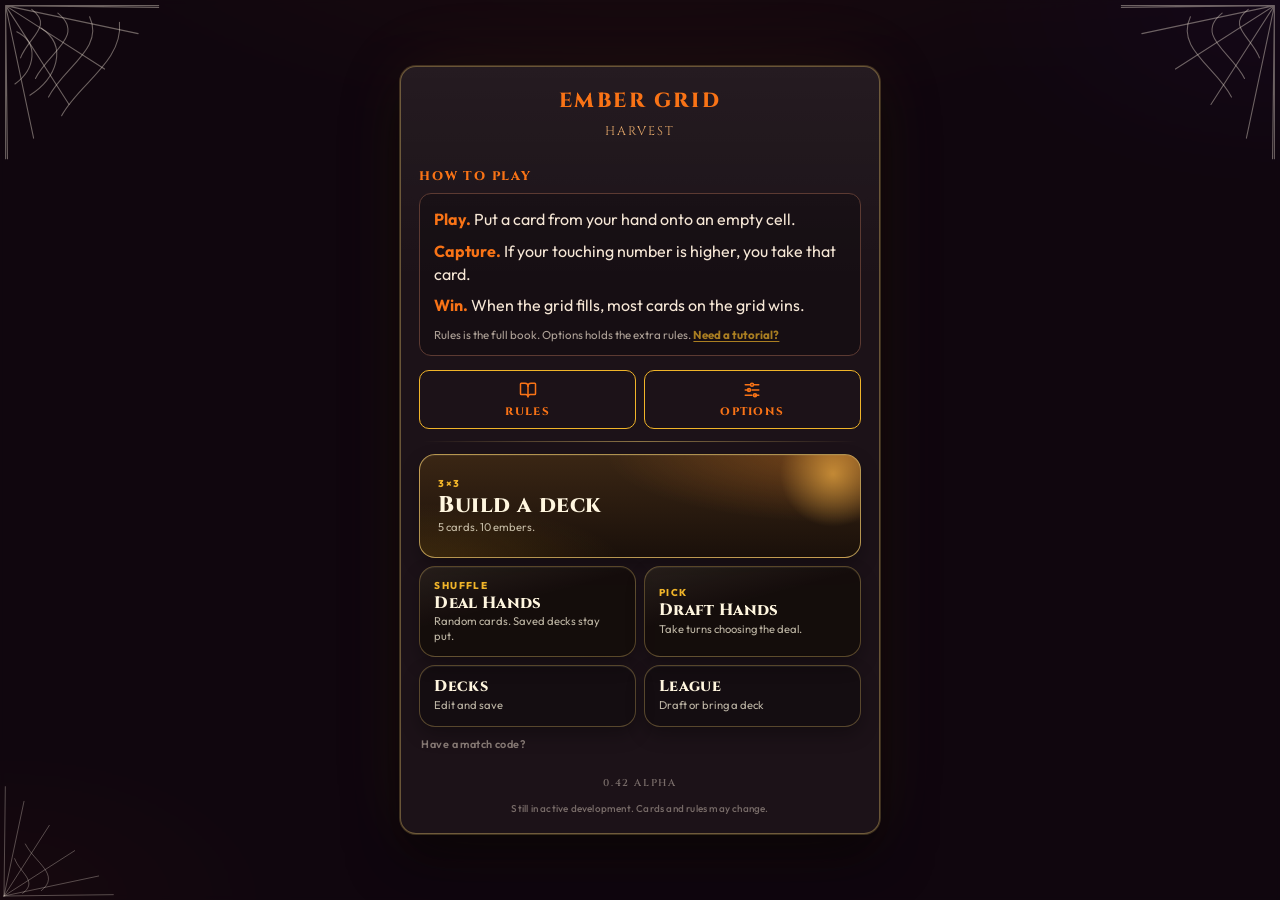
<file: index.html>
<!DOCTYPE html>
<html lang="en">

<head>
    <meta charset="UTF-8">
    <meta name="viewport" content="width=device-width, initial-scale=1.0, maximum-scale=1.0, user-scalable=no">
    <title>Ember Grid</title>
    <!-- Bump this on every PR. CSS and JS load as ?v=BUILD, so phones fetch the new files. Saved games stay in localStorage. -->
    <meta name="ember-build" content="0.42">
    <link rel="preconnect" href="https://fonts.googleapis.com">
    <link rel="preconnect" href="https://fonts.gstatic.com" crossorigin>
    <link href="https://fonts.googleapis.com/css2?family=Cinzel:wght@600;800&family=Outfit:wght@400;500;600;700;800&display=swap" rel="stylesheet">
    <script>
        (function () {
            var build = document.querySelector('meta[name="ember-build"]').content;
            document.write('<link rel="stylesheet" href="css/table.css?v=' + encodeURIComponent(build) + '">');
        })();
    </script>
</head>

<!-- Holiday theme. Remove class season-harvest, and the cobwebs block below, to restore the ember table. -->
<body class="season-harvest">
    <div class="cobwebs" aria-hidden="true">
        <svg class="cobweb cobweb-tl" viewBox="0 0 180 180" fill="none" stroke="currentColor" stroke-linecap="round">
            <path d="M6 6 L170 8 M6 6 L148 36 M6 6 L112 74 M6 6 L74 112 M6 6 L36 148 M6 6 L8 170 M6 6 L170 6 M6 6 L6 170"/>
            <path d="M34 10 C58 28 30 40 22 62 M62 14 C92 38 52 56 38 84 M96 18 C112 52 68 72 52 104 M128 24 C132 66 84 90 66 124"/>
            <path d="M18 34 C42 46 38 74 16 90 M44 30 C74 50 60 84 32 102"/>
        </svg>
        <svg class="cobweb cobweb-tr" viewBox="0 0 180 180" fill="none" stroke="currentColor" stroke-linecap="round">
            <path d="M6 6 L170 8 M6 6 L148 36 M6 6 L112 74 M6 6 L74 112 M6 6 L36 148 M6 6 L8 170 M6 6 L170 6 M6 6 L6 170"/>
            <path d="M34 10 C58 28 30 40 22 62 M62 14 C92 38 52 56 38 84 M96 18 C112 52 68 72 52 104"/>
        </svg>
        <svg class="cobweb cobweb-bl" viewBox="0 0 180 180" fill="none" stroke="currentColor" stroke-linecap="round">
            <path d="M6 6 L170 8 M6 6 L148 36 M6 6 L112 74 M6 6 L74 112 M6 6 L36 148 M6 6 L8 170"/>
            <path d="M34 10 C58 28 30 40 22 62 M62 14 C92 38 52 56 38 84"/>
        </svg>
    </div>
    <!-- Lucide-style SVG icons (ISC license, https://lucide.dev) -->
    <svg class="icon-sprite" aria-hidden="true" focusable="false">
        <symbol id="i-stats" viewBox="0 0 24 24" fill="none" stroke="currentColor" stroke-width="2" stroke-linecap="round" stroke-linejoin="round"><path d="M18 20V10"/><path d="M12 20V4"/><path d="M6 20v-6"/></symbol>
        <symbol id="i-book" viewBox="0 0 24 24" fill="none" stroke="currentColor" stroke-width="2" stroke-linecap="round" stroke-linejoin="round"><path d="M12 7v14"/><path d="M3 18a1 1 0 0 1-1-1V4a1 1 0 0 1 1-1h5a4 4 0 0 1 4 4 4 4 0 0 1 4-4h5a1 1 0 0 1 1 1v13a1 1 0 0 1-1 1h-6a3 3 0 0 0-3 3 3 3 0 0 0-3-3z"/></symbol>
        <symbol id="i-library" viewBox="0 0 24 24" fill="none" stroke="currentColor" stroke-width="2" stroke-linecap="round" stroke-linejoin="round"><path d="m16 6 4 14"/><path d="M12 6v14"/><path d="M8 8v12"/><path d="M4 4v16"/></symbol>
        <symbol id="i-sliders" viewBox="0 0 24 24" fill="none" stroke="currentColor" stroke-width="2" stroke-linecap="round" stroke-linejoin="round"><path d="M10 5H3"/><path d="M21 5h-7"/><path d="M21 12h-9"/><path d="M8 12H3"/><path d="M21 19h-5"/><path d="M12 19H3"/><circle cx="12" cy="5" r="2"/><circle cx="8" cy="12" r="2"/><circle cx="16" cy="19" r="2"/></symbol>
        <symbol id="i-volume" viewBox="0 0 24 24" fill="none" stroke="currentColor" stroke-width="2" stroke-linecap="round" stroke-linejoin="round"><path d="M11 4.702a.705.705 0 0 0-1.203-.498L6.413 7.587A1.4 1.4 0 0 1 5.416 8H3a1 1 0 0 0-1 1v6a1 1 0 0 0 1 1h2.416a1.4 1.4 0 0 1 .997.413l3.383 3.384A.705.705 0 0 0 11 19.298z"/><path d="M16 9a5 5 0 0 1 0 6"/><path d="M19.364 18.364a9 9 0 0 0 0-12.728"/></symbol>
        <symbol id="i-volume-off" viewBox="0 0 24 24" fill="none" stroke="currentColor" stroke-width="2" stroke-linecap="round" stroke-linejoin="round"><path d="M11 4.702a.705.705 0 0 0-1.203-.498L6.413 7.587A1.4 1.4 0 0 1 5.416 8H3a1 1 0 0 0-1 1v6a1 1 0 0 0 1 1h2.416a1.4 1.4 0 0 1 .997.413l3.383 3.384A.705.705 0 0 0 11 19.298z"/><line x1="22" x2="16" y1="9" y2="15"/><line x1="16" x2="22" y1="9" y2="15"/></symbol>
        <symbol id="i-house" viewBox="0 0 24 24" fill="none" stroke="currentColor" stroke-width="2" stroke-linecap="round" stroke-linejoin="round"><path d="M15 21v-8a1 1 0 0 0-1-1h-4a1 1 0 0 0-1 1v8"/><path d="M3 10a2 2 0 0 1 .709-1.528l7-6a2 2 0 0 1 2.582 0l7 6A2 2 0 0 1 21 10v9a2 2 0 0 1-2 2H5a2 2 0 0 1-2-2z"/></symbol>
    </svg>

    <div class="embers" aria-hidden="true"><span></span><span></span><span></span><span></span><span></span><span></span><span></span><span></span><span></span><span></span><span></span><span></span><span></span><span></span><span></span><span></span></div>

    <div class="container">
        <div class="match-chrome">
            <header>
                <h1>EMBER GRID</h1>
                <div class="nav-group">
                    <button type="button" class="menu-btn" onclick="showStatsModal()" title="Stats" aria-label="Stats">
                        <svg class="ui-icon" aria-hidden="true"><use href="#i-stats"></use></svg>
                    </button>
                    <button type="button" class="menu-btn" onclick="showRulesModal()" title="Rules" aria-label="Rules">
                        <svg class="ui-icon" aria-hidden="true"><use href="#i-book"></use></svg>
                    </button>
                    <button type="button" class="menu-btn" id="audio-toggle-btn" onclick="toggleAudio()" title="Mute audio" aria-label="Mute audio">
                        <svg class="ui-icon icon-audio-on" aria-hidden="true"><use href="#i-volume"></use></svg>
                        <svg class="ui-icon icon-audio-off" aria-hidden="true"><use href="#i-volume-off"></use></svg>
                    </button>
                    <button type="button" class="menu-btn" onclick="showModeMenu()" title="Main Menu" aria-label="Main Menu">
                        <svg class="ui-icon" aria-hidden="true"><use href="#i-house"></use></svg>
                    </button>
                </div>
            </header>

            <div class="score-board">
                <div class="score-pill score-blue" id="score-blue">Blue: -</div>
                <div class="turn-indicator" id="turn-indicator">BATTLE</div>
                <div class="score-pill score-red" id="score-red">Red: -</div>
            </div>
        </div>

        <div class="battlefield">
            <div id="top-area"></div>
            <div class="board-stage" id="board-stage">
                <div class="grid" id="board-grid"></div>
            </div>
            <div id="bottom-area"></div>
        </div>

        <div class="status-msg" id="status-msg">Harvest is in the deck. Each player is dealt a hand of five.</div>
        <button type="button" class="battle-log-link" id="battle-log-link" onclick="showBattleLogModal()">Battle log</button>
    </div>

    <div id="board-fx" class="board-fx" aria-hidden="true"></div>
    <div id="turn-banner" class="turn-banner" aria-live="polite"></div>
    <div id="coach-spotlight" class="coach-spotlight hidden"></div>
    <div id="coach-card" class="coach-card hidden">
        <p id="coach-kicker" class="coach-kicker" hidden></p>
        <p id="coach-text"></p>
        <div class="coach-actions">
            <button type="button" class="coach-next" id="coach-open-log" hidden onclick="showBattleLogModal()">Open battle log</button>
            <button type="button" class="coach-next" id="coach-next" hidden onclick="tutorialContinue()">Continue</button>
            <button type="button" class="coach-skip" id="coach-skip" onclick="skipCoach()">Skip lesson</button>
        </div>
    </div>

    <!-- Floating Card Tooltip -->
    <div id="card-tooltip" class="card-tooltip"></div>

    <!-- Main Menu Modal -->
    <div id="main-menu-modal" class="modal modal-ember">
        <div class="embers" aria-hidden="true"><span></span><span></span><span></span><span></span><span></span><span></span><span></span><span></span><span></span><span></span><span></span><span></span><span></span><span></span><span></span><span></span></div>
        <div class="modal-content">
            <h2 class="modal-title">Ember Grid</h2>
            <p class="brand-tag">Harvest</p>

            <div class="menu-section-title">How to Play</div>
            <div class="rules-compact">
                <ul class="how-to-play">
                    <li><strong>Play.</strong> Put a card from your hand onto an empty cell.</li>
                    <li><strong>Capture.</strong> If your touching number is higher, you take that card.</li>
                    <li><strong>Win.</strong> <span id="victory-compact">When the grid fills, most cards on the grid wins.</span></li>
                </ul>
                <p class="how-to-play-hint">Rules is the full book. Options holds the extra rules. <button type="button" class="menu-text-link" onclick="openTutorial()">Need a tutorial?</button></p>
            </div>

            <nav class="menu-links">
                <button type="button" class="btn btn-alt" onclick="showRulesModal()">
                    <svg class="ui-icon" aria-hidden="true"><use href="#i-book"></use></svg>
                    Rules
                </button>
                <button type="button" class="btn btn-alt" onclick="showOptionsModal()">
                    <svg class="ui-icon" aria-hidden="true"><use href="#i-sliders"></use></svg>
                    Options
                </button>
            </nav>
            <div class="menu-rule" aria-hidden="true"></div>
            <div class="play-board">
                <button type="button" class="play-tile play-tile-lead" id="menu-play-deck" onclick="playMenuDeck()">
                    <span class="play-glow" aria-hidden="true"></span>
                    <span class="play-kicker" id="menu-play-kicker">3×3</span>
                    <span class="play-title" id="menu-play-title">Build a deck</span>
                    <span class="play-caption" id="menu-play-caption">Five cards. Ten embers.</span>
                </button>
                <div class="play-pair">
                    <button type="button" class="play-tile" onclick="startGame('random')">
                        <span class="play-kicker">Shuffle</span>
                        <span class="play-title">Deal Hands</span>
                        <span class="play-caption">Random cards. Saved decks stay put.</span>
                    </button>
                    <button type="button" class="play-tile" onclick="startGame('draft')">
                        <span class="play-kicker">Pick</span>
                        <span class="play-title">Draft Hands</span>
                        <span class="play-caption">Take turns choosing the deal.</span>
                    </button>
                </div>
                <div class="play-pair">
                    <button type="button" class="play-tile play-tile-quiet" onclick="openDeckPicker()">
                        <span class="play-title">Decks</span>
                        <span class="play-caption">Edit and save</span>
                    </button>
                    <button type="button" class="play-tile play-tile-quiet" id="league-menu-btn" onclick="openLeague()">
                        <span class="play-title" id="league-menu-label">League</span>
                        <span class="play-caption" id="league-menu-caption">Draft or bring a deck</span>
                    </button>
                </div>
            </div>
            <details class="match-code-box" id="match-code-box">
                <summary>Have a match code?</summary>
                <form onsubmit="submitMatchCode(event)">
                    <input id="match-code-input" type="text" inputmode="text" autocomplete="off" autocapitalize="off" spellcheck="false" placeholder="Paste code or link" aria-label="Match code">
                    <button type="submit" class="btn btn-alt">Play</button>
                </form>
                <p id="match-code-error" class="match-code-error" hidden></p>
            </details>
            <div class="menu-foot">
                <!-- Label comes from ember-build. Still pre-1.0, so this stays Alpha until 1.0 ships. -->
                <button type="button" class="build-stamp" onclick="showChangelogModal()" title="Changelog">0.42 Alpha</button>
                <script>
                    (function () {
                        var build = document.querySelector('meta[name="ember-build"]').content;
                        document.currentScript.previousElementSibling.textContent = build + " Alpha";
                    })();
                </script>
                <p class="dev-note">Still in active development. Cards and rules may change.</p>
            </div>
        </div>
    </div>

    <!-- Rules Modal -->
    <div id="expanded-rules-modal" class="modal modal-ember hidden" onclick="onModalBackdrop(event, closeRulesModal)">
        <div class="embers" aria-hidden="true"><span></span><span></span><span></span><span></span><span></span><span></span><span></span><span></span><span></span><span></span><span></span><span></span><span></span><span></span><span></span><span></span></div>
        <div class="modal-content" onclick="event.stopPropagation()">
            <button type="button" class="modal-close" onclick="closeRulesModal()" aria-label="Close rules"><svg class="ui-icon" aria-hidden="true" focusable="false" viewBox="0 0 24 24"><path d="M18 6 6 18"/><path d="m6 6 12 12"/></svg></button>
            <h2 class="modal-title">Rules</h2>

            <div class="menu-section-title" style="margin-top: 8px;">How to Play</div>
            <div class="expanded-rules-list">
                <div class="rule-detail-item">
                    <strong>Your turn:</strong> Play one card from your hand onto an empty cell. Drag it, or tap the card then the cell.
                </div>
                <div class="rule-detail-item">
                    <strong>Capture:</strong> Compare the touching sides. On a square grid that is top, right, bottom, and left. On a honeycomb, each card also has an upper-right and upper-left number, and you compare whichever sides touch. Strictly higher takes the enemy card.
                </div>
                <div class="rule-detail-item">
                    <strong>Ties:</strong> If the touching numbers are equal, nothing happens. Equalizer still captures on a tie. In Classic Mode, you can turn on Ties capture in Options so equal numbers capture too. Ember Mode never uses that setting.
                </div>
                <div class="rule-detail-item">
                    <strong>Hand:</strong> You always hold five cards. On a bigger grid, you draw another card after you play so you stay at five.
                </div>
            </div>

            <div class="menu-section-title">How to Win</div>
            <div class="expanded-rules-list">
                <div class="rule-detail-item">
                    <strong>The grid:</strong> When every cell is filled, whoever owns more cards on the grid wins. Cards still in your hand do not count unless Leftover scores is on in Options.
                </div>
                <div class="rule-detail-item">
                    <strong>Stats:</strong> Numbers run from 1 to 10 (shown as A). Boosts cannot go above 10. Live numbers turn gold when they go up and red when they go down.
                </div>
            </div>

            <div class="menu-section-title">The Table</div>
            <div class="expanded-rules-list">
                <div class="rule-detail-item">
                    <strong>Grid:</strong> The usual grid is 3×3, five cards each. In Options you can play 4×4 (eight dealt), 5×5 (thirteen dealt), or a Honeycomb of nineteen cells (ten dealt). You still start with five in hand. Decks use that same deal size. League always uses 3×3.
                </div>
                <div class="rule-detail-item">
                    <strong>The deck:</strong> 85 cards in seventeen tribes. The Base Set is 70. Harvest adds 15, for Halloween and Thanksgiving. Every Ember card has an ability. Classic Mode turns abilities off.
                </div>
            </div>

            <div class="menu-section-title">Game Modes</div>
            <div class="expanded-rules-list">
                <div class="rule-detail-item">
                    <strong>Deal Hands:</strong> Shuffle the Base Set and Harvest, then deal cards for the grid size in Options.
                </div>
                <div class="rule-detail-item">
                    <strong>Draft Hands:</strong> Take turns picking cards, back and forth, until both sides have a full deal. Five each on 3×3, eight each on 4×4, thirteen each on 5×5, ten each on Honeycomb.
                </div>
                <div class="rule-detail-item">
                    <strong>Decks:</strong> Build a deck for the grid in Options and save up to ten per grid. 3×3 is five cards, 4×4 is eight, 5×5 is thirteen, and Honeycomb is ten. Each card costs embers. In a tribe the weakest card is free, then 1, 2, 3, and 4. A whole tribe is 10 embers, so it fits on 3×3. A finished deck plays from the menu. Decks is where you edit the list. The menu on that screen can copy a deck code for a friend, or paste one in to load it. The computer brings a random deck under the same cap. Deal Hands is still a shuffle when you want a fast game.
                </div>
                <div class="rule-detail-item">
                    <strong>League:</strong> You plus Ash, Vesper, and Rook on 3×3. Draft twenty cards, five each, or bring a finished 3×3 deck. When you bring yours, Ash, Vesper, and Rook each bring a random deck. Then everyone plays everyone twice. Each meeting is best of three. Rankings use series wins, then game wins, then grid score. Leftover scores and Ember/Classic stay locked for the season.
                </div>
                <div class="rule-detail-item">
                    <strong>Ember / Classic:</strong> Ember Mode uses abilities. Classic Mode is numbers only. Set this in Options before you deal.
                </div>
            </div>

            <div class="menu-section-title">Abilities</div>
            <div class="expanded-rules-list">
                <div class="rule-detail-item"><strong>⚡ Buff:</strong> Adjacent allies +1 while this sits.</div>
                <div class="rule-detail-item"><strong>💀 Curse:</strong> On play, the strongest enemy -1, then this card captures.</div>
                <div class="rule-detail-item"><strong>💥 Blast:</strong> +2 to all stats on the play turn.</div>
                <div class="rule-detail-item"><strong>🦠 Poison:</strong> At the end of every turn, neighboring enemies -1, then this card can capture.</div>
                <div class="rule-detail-item"><strong>⚖️ Equalizer:</strong> Captures when touching stats match.</div>
                <div class="rule-detail-item"><strong>💢 Spite:</strong> When this is captured, the captor -1 to all stats.</div>
                <div class="rule-detail-item"><strong>🔇 Silence:</strong> Adjacent enemies lose their abilities. Two Silence next to each other cancel.</div>
                <div class="rule-detail-item"><strong>🔥 Cinder:</strong> On play, a random empty cell becomes Cindered (-1). The cell glows orange.</div>
                <div class="rule-detail-item"><strong>🔮 Bolt:</strong> On play, a random enemy -2, then this card captures.</div>
                <div class="rule-detail-item"><strong>❄️ Chill:</strong> Adjacent enemies -1 while this sits. Counts for captures.</div>
                <div class="rule-detail-item"><strong>🪞 Parasite:</strong> On play, copies an adjacent enemy's ability. If that ability fires on play, it fires before this card captures.</div>
                <div class="rule-detail-item"><strong>🌀 Siphon:</strong> On play, steals 1 from each adjacent enemy's touching number onto the opposite side of this card.</div>
                <div class="rule-detail-item"><strong>⏳ Pendulum:</strong> At the start of every turn, swaps top and bottom with left and right.</div>
                <div class="rule-detail-item"><strong>🌱 Symbiosis:</strong> +1 to all stats for each capture you have made. You see it in your hand, and it counts on the turn you play the card. After that fight, the card goes back to its printed numbers.</div>
                <div class="rule-detail-item"><strong>🥀 Wither:</strong> On play, a random card in the enemy hand loses 1 from all stats. It does not capture. You see which card only if Show Hands is on.</div>
                <div class="rule-detail-item"><strong>🦃 March:</strong> On play, swaps with the adjacent friendly card of highest printed power, then captures from that seat. The friend does not capture.</div>
                <div class="rule-detail-item"><strong>🎃 Notch:</strong> On play, the adjacent enemy with the highest touching stat loses 2 from that stat only, then this card captures.</div>
            </div>

            <button class="btn btn-alt btn-dismiss" onclick="closeRulesModal()">Close</button>
        </div>
    </div>

    <!-- Changelog Modal -->
    <div id="changelog-modal" class="modal modal-ember hidden" onclick="onModalBackdrop(event, closeChangelogModal)">
        <div class="embers" aria-hidden="true"><span></span><span></span><span></span><span></span><span></span><span></span><span></span><span></span><span></span><span></span><span></span><span></span><span></span><span></span><span></span><span></span></div>
        <div class="modal-content" onclick="event.stopPropagation()">
            <button type="button" class="modal-close" onclick="closeChangelogModal()" aria-label="Close changelog"><svg class="ui-icon" aria-hidden="true" focusable="false" viewBox="0 0 24 24"><path d="M18 6 6 18"/><path d="m6 6 12 12"/></svg></button>
            <h2 class="modal-title">Changelog</h2>
            <p class="set-blurb">Alpha stamps. Newest first. Tap the version on the menu anytime.</p>
            <div class="changelog-list">
                <section class="changelog-ver">
                    <h3>0.42 Alpha</h3>
                    <ul>
                        <li>The battle-page title is the words Ember Grid again. The holiday gradient stays inside the letters.</li>
                    </ul>
                </section>
                <section class="changelog-ver">
                    <h3>0.41 Alpha</h3>
                    <ul>
                        <li>Harvest, the first expansion. Fifteen cards, three tribes: Wither, March, and Notch. Names and faces are Halloween and Thanksgiving.</li>
                        <li>Wither lowers a random card in the enemy hand. March steps into a friendly neighbor's seat and captures from there. Notch cuts one touching number by 2, then captures.</li>
                        <li>The table wears a holiday coat: pumpkin and violet, plus cobwebs in the corners. Remove season-harvest from the page to bring the ember colors back.</li>
                        <li>A new build stamp loads fresh styles and scripts. Career stats, decks, and the league stay saved.</li>
                    </ul>
                </section>
                <section class="changelog-ver">
                    <h3>0.40 Alpha</h3>
                    <ul>
                        <li>The face on a card is the art. The emoji fills most of the card on the table, in your hand, in a draft, on the honeycomb, in the compendium, and in the deck builder.</li>
                    </ul>
                </section>
                <section class="changelog-ver">
                    <h3>0.39 Alpha</h3>
                    <ul>
                        <li>The deck builder on a phone fills the screen. Your deck sits in a tight grid (two rows of four on 4×4). The collection scrolls underneath, four cards across on a phone and five or six on a wider screen.</li>
                        <li>Deck slots page five at a time, up to ten lists. The menu adds a deck, deletes one, fills a random legal list, and copies or pastes a deck code.</li>
                        <li>Search cards by name. A full deck can swap: tap the card you want, then tap the deck card it replaces.</li>
                        <li>Collection cards each get their own slot. Mechanic, ember, and sort filters open from a Filter button so the list can use the screen.</li>
                    </ul>
                </section>
                <section class="changelog-ver">
                    <h3>0.38 Alpha</h3>
                    <ul>
                        <li>Symbiosis counts on the turn you play the card, then the card goes back to its printed numbers. Cards still in your hand keep growing.</li>
                        <li>Decks replace Tribe Decks. Build and save eight decks for each grid. Cards cost embers, and the weakest card in each tribe is free.</li>
                        <li>A tribe is the ability name. Buff, Curse, Blast, and the rest. The old flavor names are gone.</li>
                        <li>Every tribe costs the same: free, then 1, 2, 3, and 4. A whole tribe fits in a 3×3 deck.</li>
                        <li>The deck builder shows every mechanic as an icon. Pick more than one. Hover an icon to see its name. Sort by name, ember, or mechanic, then flip ascending or descending.</li>
                        <li>A deck code copies the current list so a friend can load the same cards. The deck window stays one size, and a click outside it leaves it open.</li>
                        <li>A finished deck plays from the menu in one tap. Deal Hands and Draft Hands stay their own games. The tutorial is a line under How to Play.</li>
                        <li>The deck builder saves and returns to the menu. Play stays on the menu tile.</li>
                        <li>League can open with a draft, or with a finished 3×3 deck. The other three seats bring random decks.</li>
                        <li>5×5 deck cards show the mechanic mark. On a phone the sort list stays a short pill.</li>
                    </ul>
                </section>
                <section class="changelog-ver">
                    <h3>0.37 Alpha</h3>
                    <ul>
                        <li>No rule changes. Styles, the card list, match rules, the AI, and the league now live in their own files.</li>
                    </ul>
                </section>
                <section class="changelog-ver">
                    <h3>0.36 Alpha</h3>
                    <ul>
                        <li>Tutorial on the menu is three replayable lessons. Each turn shows you which card to play and where.</li>
                        <li>Capture is the fight, ties, and the Battle log. On play is abilities that fire when you play a card. On the board is abilities that keep working.</li>
                        <li>Tutorial matches are not added to your record.</li>
                    </ul>
                </section>
                <section class="changelog-ver">
                    <h3>0.35 Alpha</h3>
                    <ul>
                        <li>Honeycomb stays in Options, with 3×3, 4×4, and 5×5. The title screen is just the menu again, centered.</li>
                        <li>The grid stays put when the other hand runs out.</li>
                        <li>Viewing the final board shows Battle log once.</li>
                        <li>Honeycomb draft cards fit inside the draft window.</li>
                    </ul>
                </section>
                <section class="changelog-ver">
                    <h3>0.34 Alpha</h3>
                    <ul>
                        <li>Honeycomb in Options. Nineteen cells. Ten dealt, open five, draw after you play. League and Tribe Decks stay 3×3.</li>
                        <li>Each card gains an upper-left and upper-right number, so every side of a hex has a facing. Square grids still use the original four.</li>
                        <li>Base Set is 70 cards in fourteen tribes. Poison can capture after it lowers neighbors. Grove grows with captures. The Tide card is Clock.</li>
                    </ul>
                </section>
                <section class="changelog-ver">
                    <h3>0.33 Alpha</h3>
                    <ul>
                        <li>4×4 and 5×5 in Options. League and Tribe Decks stay 3×3.</li>
                        <li>Hands stay five. Bigger deals start with five in hand and draw after each play. 3×3 still deals five with no draw.</li>
                        <li>A drawn card flies into the hand so the refill is obvious.</li>
                        <li>Selected hand cards on 4×4 and 5×5 sit above the grid so the top number stays readable.</li>
                        <li>Replay / New Hands on the final grid stay centered on the bigger tables.</li>
                        <li>Menu How to Play is three steps with no numbers. Rules is grouped: How to Play, How to Win, The Table, Game Modes, and Abilities.</li>
                        <li>4×4 and 5×5 card faces on desktop use larger glyphs so the art matches the bigger cells. Phone layout is unchanged.</li>
                        <li>The 5×5 draft pool stays inside the window. Ability rules keep the mechanic icon and description.</li>
                    </ul>
                </section>
                <section class="changelog-ver">
                    <h3>0.32 Alpha</h3>
                    <ul>
                        <li>Classic Mode can turn on Ties capture, off by default.</li>
                        <li>Ember Mode never uses Ties capture, so Equalizer stays the only tie capture.</li>
                    </ul>
                </section>
                <section class="changelog-ver">
                    <h3>0.31 Alpha</h3>
                    <ul>
                        <li>Each ability has a short table effect when it actually lands.</li>
                        <li>Haptics in Options, off by default. Short pulses on play, ability hits, and captures.</li>
                    </ul>
                </section>
                <section class="changelog-ver">
                    <h3>0.30 Alpha</h3>
                    <ul>
                        <li>Ember League is a six-week double round-robin. Each meeting is best of three.</li>
                    </ul>
                </section>
                <section class="changelog-ver">
                    <h3>0.29 Alpha</h3>
                    <ul>
                        <li>Ember League: you plus Ash, Vesper, and Rook. Snake-draft twenty, then a season on 3×3.</li>
                    </ul>
                </section>
                <section class="changelog-ver">
                    <h3>0.28 Alpha</h3>
                    <ul>
                        <li>Leftover-off by default. Most cards on the board wins.</li>
                        <li>Leftover scores lives in Options if you want the unplayed card to count.</li>
                    </ul>
                </section>
                <section class="changelog-ver">
                    <h3>0.27 Alpha</h3>
                    <ul>
                        <li>Battle log window. Captures still flash on the cards.</li>
                        <li>Facing pass: Paladin, Celestial, and Dragon retuned.</li>
                    </ul>
                </section>
                <section class="changelog-ver">
                    <h3>0.26 Alpha</h3>
                    <ul>
                        <li>Hush vs Hush cancel. Two Silence cards next to each other no longer strip the rest of the board.</li>
                    </ul>
                </section>
                <section class="changelog-ver">
                    <h3>0.25 Alpha</h3>
                    <ul>
                        <li>Live numbers tint gold when they sit above the printed face and red when they sit below.</li>
                    </ul>
                </section>
                <section class="changelog-ver">
                    <h3>0.24 Alpha</h3>
                    <ul>
                        <li>Share stays on the final-board bar with Replay and New Hands.</li>
                    </ul>
                </section>
                <section class="changelog-ver">
                    <h3>0.23 Alpha</h3>
                    <ul>
                        <li>Public roadmap for what ships next.</li>
                    </ul>
                </section>
                <section class="changelog-ver">
                    <h3>0.22 Alpha</h3>
                    <ul>
                        <li>Match Over is a compact card so the result does not wrap under the close control.</li>
                    </ul>
                </section>
                <section class="changelog-ver">
                    <h3>0.21 Alpha</h3>
                    <ul>
                        <li>Slimmer Share on Match Over. Copy the code; no native share sheet.</li>
                    </ul>
                </section>
                <section class="changelog-ver">
                    <h3>0.20 Alpha</h3>
                    <ul>
                        <li>Share a match code or link so someone else can play the same deal.</li>
                    </ul>
                </section>
                <section class="changelog-ver">
                    <h3>0.19 Alpha</h3>
                    <ul>
                        <li>Fix the ghost close button that lingered after a window faded out on phones.</li>
                    </ul>
                </section>
                <section class="changelog-ver">
                    <h3>0.18 Alpha</h3>
                    <ul>
                        <li>Toolbar SVG icons, modal motion, and ember particles on the mobile menu.</li>
                    </ul>
                </section>
                <section class="changelog-ver">
                    <h3>0.17 Alpha</h3>
                    <ul>
                        <li>Ability names on cards in play. Windows card faces no longer go missing.</li>
                    </ul>
                </section>
                <section class="changelog-ver">
                    <h3>0.16 Alpha</h3>
                    <ul>
                        <li>Ignore the leftover tap that used to land on Match Over.</li>
                    </ul>
                </section>
                <section class="changelog-ver">
                    <h3>0.15 Alpha</h3>
                    <ul>
                        <li>Poison now only hurts neighboring enemies.</li>
                    </ul>
                </section>
                <section class="changelog-ver">
                    <h3>0.14 Alpha</h3>
                    <ul>
                        <li>Bolt restored. Cinder stays a five-card tribe.</li>
                    </ul>
                </section>
                <section class="changelog-ver">
                    <h3>0.13 Alpha</h3>
                    <ul>
                        <li>Tribe Decks: pick a tribe for you and the opponent, or leave either one random.</li>
                        <li>Tap a played card to pin its ability tip on mobile.</li>
                    </ul>
                </section>
                <section class="changelog-ver">
                    <h3>0.12 Alpha</h3>
                    <ul>
                        <li>Alpha build stamp on the main menu. Pre-1.0, so the number moves on every PR.</li>
                    </ul>
                </section>
            </div>
            <button class="btn btn-alt btn-dismiss" onclick="closeChangelogModal()">Close</button>
        </div>
    </div>

    <!-- Compendium Modal -->
    <div id="compendium-modal" class="modal modal-ember hidden" onclick="onModalBackdrop(event, closeCompendiumModal)">
        <div class="embers" aria-hidden="true"><span></span><span></span><span></span><span></span><span></span><span></span><span></span><span></span><span></span><span></span><span></span><span></span><span></span><span></span><span></span><span></span></div>
        <div class="modal-content" onclick="event.stopPropagation()">
            <button type="button" class="modal-close" onclick="closeCompendiumModal()" aria-label="Close compendium"><svg class="ui-icon" aria-hidden="true" focusable="false" viewBox="0 0 24 24"><path d="M18 6 6 18"/><path d="m6 6 12 12"/></svg></button>
            <h2 class="modal-title">Compendium</h2>
            <p class="set-blurb">85 cards in seventeen tribes. The Base Set is 70. Harvest adds Wither, March, and Notch. Every Ember card has an ability. Classic Mode still strips abilities and plays as pure stats.</p>
            <select id="compendium-filter" class="settings-select compendium-filter" onchange="renderCompendium()">
                <option value="all">All cards</option>
                <option value="aura_buff">Buff</option>
                <option value="curse_adj">Curse</option>
                <option value="blast">Blast</option>
                <option value="poison">Poison</option>
                <option value="equalizer">Equalizer</option>
                <option value="spite">Spite</option>
                <option value="silence">Silence</option>
                <option value="cinder">Cinder</option>
                <option value="bolt">Bolt</option>
                <option value="chill">Chill</option>
                <option value="parasite">Parasite</option>
                <option value="siphon">Siphon</option>
                <option value="pendulum">Pendulum</option>
                <option value="symbiosis">Symbiosis</option>
                <option value="wither">Wither</option>
                <option value="march">March</option>
                <option value="notch">Notch</option>
            </select>
            <div class="compendium-grid" id="compendium-grid"></div>
            <button class="btn btn-alt btn-dismiss" onclick="closeCompendiumModal()">Close</button>
        </div>
    </div>

    <!-- Options Modal -->
    <div id="options-modal" class="modal modal-ember hidden" onclick="onModalBackdrop(event, closeOptionsModal)">
        <div class="embers" aria-hidden="true"><span></span><span></span><span></span><span></span><span></span><span></span><span></span><span></span><span></span><span></span><span></span><span></span><span></span><span></span><span></span><span></span></div>
        <div class="modal-content" onclick="event.stopPropagation()">
            <button type="button" class="modal-close" onclick="closeOptionsModal()" aria-label="Close options"><svg class="ui-icon" aria-hidden="true" focusable="false" viewBox="0 0 24 24"><path d="M18 6 6 18"/><path d="m6 6 12 12"/></svg></button>
            <h2 class="modal-title">Options</h2>

            <div class="menu-section-title" style="margin-top: 0;">Match</div>
            <div class="settings-stack">
                <span>Game Mode</span>
                <select id="ruleset-select" class="settings-select settings-select-full" onchange="updateRuleset(this.value)">
                    <option value="ember" selected>Ember Mode (Abilities)</option>
                    <option value="classic">Classic Mode (Pure Stats)</option>
                </select>
            </div>
            <div id="ruleset-desc" class="ruleset-desc-box">
                <strong>Ember Mode:</strong> Every card has an ability. Seventeen tribes. Harvest is in the deck.
            </div>
            <div id="classic-ties-block" hidden>
                <label class="settings-row" for="classic-ties-check">
                    <span>Ties capture</span>
                    <input type="checkbox" id="classic-ties-check" class="settings-check" onchange="updateClassicTies(this.checked)">
                </label>
                <div id="classic-ties-desc" class="ruleset-desc-box">
                    <strong>Off (default):</strong> Equal numbers do nothing.
                </div>
            </div>
            <div class="settings-stack">
                <span>AI Difficulty</span>
                <select id="ai-difficulty-select" class="settings-select settings-select-full" onchange="updateDifficulty(this.value)">
                    <option value="easy">Easy</option>
                    <option value="normal" selected>Normal</option>
                    <option value="hard">Hard</option>
                </select>
            </div>
            <div class="settings-stack">
                <span>Grid</span>
                <div class="grid-choices" role="group" aria-label="Grid">
                    <button type="button" class="grid-choice" data-grid-choice="3" onclick="updatePreferredGrid('3')">3×3</button>
                    <button type="button" class="grid-choice" data-grid-choice="4" onclick="updatePreferredGrid('4')">4×4</button>
                    <button type="button" class="grid-choice" data-grid-choice="5" onclick="updatePreferredGrid('5')">5×5</button>
                    <button type="button" class="grid-choice" data-grid-choice="hex" onclick="updatePreferredGrid('hex')">Honeycomb</button>
                </div>
            </div>
            <div id="grid-size-desc" class="ruleset-desc-box">
                <strong>3×3 (default):</strong> Five each. Decks are five cards. League always uses this size.
            </div>
            <label class="settings-row" for="open-hands-check">
                <span>Show Hands</span>
                <input type="checkbox" id="open-hands-check" class="settings-check" onchange="updateOpenHands(this.checked)">
            </label>
            <label class="settings-row" for="leftover-check">
                <span>Leftover scores</span>
                <input type="checkbox" id="leftover-check" class="settings-check" onchange="updateLeftoverScores(this.checked)">
            </label>
            <div id="leftover-desc" class="ruleset-desc-box">
                <strong>Off (default):</strong> Only cards on the grid count. Cards left in hand are choices, not points.
            </div>
            <label class="settings-row" for="haptics-check">
                <span>Haptics</span>
                <input type="checkbox" id="haptics-check" class="settings-check" onchange="updateHaptics(this.checked)">
            </label>
            <div class="ruleset-desc-box">
                <strong>Off (default):</strong> No vibration. On: a short pulse on play, ability hits, and captures. Phones that support it only.
            </div>
            <p id="league-options-note" class="ruleset-desc-box" hidden>
                An Ember League is in progress. Leftover, Ember/Classic, and Classic Ties capture are locked for that season. Ash, Vesper, and Rook all use the AI difficulty set here.
            </p>

            <button class="btn btn-alt btn-dismiss" onclick="closeOptionsModal()">Close</button>
        </div>
    </div>

    <!-- Stats Modal -->
    <div id="stats-modal" class="modal modal-ember hidden" onclick="onModalBackdrop(event, closeStatsModal)">
        <div class="embers" aria-hidden="true"><span></span><span></span><span></span><span></span><span></span><span></span><span></span><span></span><span></span><span></span><span></span><span></span><span></span><span></span><span></span><span></span></div>
        <div class="modal-content" onclick="event.stopPropagation()">
            <button type="button" class="modal-close" onclick="closeStatsModal()" aria-label="Close stats"><svg class="ui-icon" aria-hidden="true" focusable="false" viewBox="0 0 24 24"><path d="M18 6 6 18"/><path d="m6 6 12 12"/></svg></button>
            <h2 class="modal-title">Career Stats</h2>
            <div class="stats-grid">
                <div class="stat-card">
                    <div style="font-size: 0.6rem; opacity: 0.7;">Record (W-L-D)</div>
                    <div class="stat-value" id="stat-record">0-0-0</div>
                </div>
                <div class="stat-card">
                    <div style="font-size: 0.6rem; opacity: 0.7;">Win Rate</div>
                    <div class="stat-value" id="stat-winrate">0.0%</div>
                </div>
                <div class="stat-card">
                    <div style="font-size: 0.6rem; opacity: 0.7;">Streak / Best</div>
                    <div class="stat-value" id="stat-streaks">0 / 0</div>
                </div>
                <div class="stat-card">
                    <div style="font-size: 0.6rem; opacity: 0.7;">Total Captures</div>
                    <div class="stat-value" id="stat-flips">0</div>
                </div>
            </div>

            <div style="text-align: left; font-size: 0.7rem; margin-top: 6px;">
                <strong>Most Deployed Cards:</strong>
                <div id="stat-top-cards" style="margin-top: 3px; opacity: 0.8; font-size: 0.7rem; line-height: 1.3;">
                    None yet.</div>
            </div>
            <button class="btn btn-alt btn-dismiss" onclick="closeStatsModal()">Close</button>
        </div>
    </div>

    <!-- Draft Modal -->
    <div id="draft-modal" class="modal modal-ember hidden" onclick="onModalBackdrop(event, cancelDraft)">
        <div class="embers" aria-hidden="true"><span></span><span></span><span></span><span></span><span></span><span></span><span></span><span></span><span></span><span></span><span></span><span></span><span></span><span></span><span></span><span></span></div>
        <div class="modal-content" onclick="event.stopPropagation()">
            <button type="button" class="modal-close" onclick="cancelDraft()" aria-label="Cancel draft"><svg class="ui-icon" aria-hidden="true" focusable="false" viewBox="0 0 24 24"><path d="M18 6 6 18"/><path d="m6 6 12 12"/></svg></button>
            <h2 id="draft-title" class="modal-title">Draft Hands</h2>
            <p id="draft-order" class="draft-order">Sixteen cards from the deck. Snake order: 1 pick, then pairs of 2, until each hand is five.</p>
            <p id="draft-status" class="draft-status"></p>
            <div class="draft-seats hidden" id="draft-seats"></div>
            <div class="draft-grid" id="draft-pool-grid"></div>
            <div class="draft-rosters" id="draft-rosters">Your Hand: 0/5 | AI Hand: 0/5</div>
            <button class="btn btn-muted btn-dismiss" id="draft-cancel-btn" onclick="cancelDraft()">Cancel Draft</button>
        </div>
    </div>

    <!-- Deck builder -->
    <div id="deck-modal" class="modal modal-ember hidden">
        <div class="embers" aria-hidden="true"><span></span><span></span><span></span><span></span><span></span><span></span><span></span><span></span><span></span><span></span><span></span><span></span><span></span><span></span><span></span><span></span></div>
        <div class="modal-content" onclick="event.stopPropagation()">
            <button type="button" class="modal-close" onclick="cancelDeckPicker()" aria-label="Close decks"><svg class="ui-icon" aria-hidden="true" focusable="false" viewBox="0 0 24 24"><path d="M18 6 6 18"/><path d="m6 6 12 12"/></svg></button>
            <button type="button" class="deck-menu-backdrop" id="deck-menu-backdrop" hidden onclick="closeDeckMenu()" tabindex="-1" aria-hidden="true"></button>
            <h2 class="modal-title">Decks</h2>
            <div class="grid-choices" role="group" aria-label="Deck grid">
                <button type="button" class="grid-choice" data-grid-choice="3" onclick="setDeckGrid('3')">3×3</button>
                <button type="button" class="grid-choice" data-grid-choice="4" onclick="setDeckGrid('4')">4×4</button>
                <button type="button" class="grid-choice" data-grid-choice="5" onclick="setDeckGrid('5')">5×5</button>
                <button type="button" class="grid-choice" data-grid-choice="hex" onclick="setDeckGrid('hex')">Honeycomb</button>
            </div>
            <div class="deck-toolbar">
                <div class="deck-pager" data-page="0">
                    <button type="button" class="deck-page-btn" id="deck-page-prev" onclick="setDeckSlotPage(0)" aria-label="Show decks 1 through 5">
                        <svg class="ui-icon" aria-hidden="true" focusable="false" viewBox="0 0 24 24"><path d="m15 18-6-6 6-6"/></svg>
                    </button>
                    <div id="deck-slots" class="deck-slots" role="radiogroup" aria-label="Saved decks"></div>
                    <button type="button" class="deck-page-btn" id="deck-page-next" onclick="setDeckSlotPage(1)" aria-label="Show decks 6 through 10">
                        <svg class="ui-icon" aria-hidden="true" focusable="false" viewBox="0 0 24 24"><path d="m9 18 6-6-6-6"/></svg>
                    </button>
                </div>
                <div class="deck-menu" id="deck-menu">
                    <button type="button" class="deck-menu-btn" id="deck-menu-btn" aria-haspopup="menu" aria-expanded="false" aria-controls="deck-menu-panel" aria-label="Deck actions" onclick="toggleDeckMenu()">
                        <svg class="ui-icon" aria-hidden="true" focusable="false" viewBox="0 0 24 24"><path d="M4 6h16"/><path d="M4 12h16"/><path d="M4 18h16"/></svg>
                    </button>
                    <div id="deck-menu-panel" class="deck-menu-panel" role="menu" hidden>
                        <button type="button" role="menuitem" id="deck-menu-add" onclick="addBuiltDeck()">Add Deck</button>
                        <button type="button" role="menuitem" id="deck-menu-delete" onclick="askDeleteDeck()">Delete</button>
                        <button type="button" role="menuitem" onclick="fillRandomDeck()">Random</button>
                        <button type="button" role="menuitem" onclick="copyDeckCode()">Copy</button>
                        <button type="button" role="menuitem" onclick="pasteDeckCode()">Paste</button>
                    </div>
                </div>
            </div>
            <p id="deck-code-note" class="deck-code-note" aria-live="polite"></p>
            <div id="deck-paste-row" class="deck-paste-row" hidden>
                <input id="deck-paste-input" class="deck-code" type="text" maxlength="80" spellcheck="false" autocomplete="off" autocapitalize="off" placeholder="Paste a deck code" aria-label="Deck code" onkeydown="if (event.key === 'Enter') loadDeckPasteInput()">
                <button type="button" class="btn btn-alt" onclick="loadDeckPasteInput()">Load</button>
            </div>
            <div class="deck-name-row">
                <input id="deck-name" class="deck-name" type="text" maxlength="24" aria-label="Deck name" oninput="onDeckNameInput(this)">
                <div class="ember-meter" aria-live="polite">
                    <div class="ember-meter-track"><span id="deck-meter-fill"></span></div>
                    <span id="deck-meter-label" class="ember-meter-label">0 / 10</span>
                </div>
            </div>
            <div id="deck-tray" class="deck-tray" data-size="5" aria-label="Cards in this deck"></div>
            <p id="deck-hint" class="deck-hint"></p>
            <div class="deck-filters" id="deck-filters">
                <div class="deck-tool-row">
                    <label class="deck-search">
                        <input id="deck-search" type="search" maxlength="24" placeholder="Search by name" aria-label="Search cards by name" oninput="onDeckSearchInput(this)" autocomplete="off">
                    </label>
                    <button type="button" id="deck-filter-toggle" class="deck-filter-toggle" aria-expanded="false" aria-controls="deck-filter-panel" onclick="toggleDeckFilterPanel()">Filter</button>
                    <button type="button" id="deck-sort-dir" class="deck-sort-dir" onclick="toggleDeckSortDir()" aria-label="Ascending. Switch to descending.">
                        <svg class="ui-icon" aria-hidden="true" focusable="false" viewBox="0 0 24 24"><path d="M12 19V5"/><path d="m6 11 6-6 6 6"/></svg>
                    </button>
                </div>
                <div id="deck-filter-panel" class="deck-filter-panel" hidden>
                    <div class="deck-filter-block">
                        <span class="deck-filter-kicker">Mechanics</span>
                        <div id="deck-tribe-filters" class="deck-chip-row" role="group" aria-label="Mechanics"></div>
                    </div>
                    <div class="deck-filter-block">
                        <span class="deck-filter-kicker">Ember</span>
                        <div id="deck-cost-filters" class="deck-cost-row" role="group" aria-label="Ember cost"></div>
                    </div>
                    <div class="deck-filter-block">
                        <span class="deck-filter-kicker">Sort</span>
                        <div class="deck-sort-picks" role="radiogroup" aria-label="Sort cards by">
                            <button type="button" role="radio" data-sort="name" onclick="chooseDeckSort('name')">Name</button>
                            <button type="button" role="radio" data-sort="cost" onclick="chooseDeckSort('cost')">Ember</button>
                            <button type="button" role="radio" data-sort="tribe" onclick="chooseDeckSort('tribe')">Mechanic</button>
                        </div>
                    </div>
                    <p id="deck-filter-count" class="deck-filter-count"></p>
                </div>
            </div>
            <div id="deck-collection" class="deck-collection" aria-label="Card collection"></div>
            <div id="deck-confirm" class="deck-confirm hidden" role="alertdialog" aria-modal="true" aria-labelledby="deck-confirm-title" aria-describedby="deck-confirm-body">
                <div class="deck-confirm-card">
                    <h3 id="deck-confirm-title">Delete this deck?</h3>
                    <p id="deck-confirm-body"></p>
                    <div class="deck-confirm-actions">
                        <button type="button" class="btn btn-muted" onclick="cancelDeleteDeck()">Cancel</button>
                        <button type="button" class="btn" onclick="confirmDeleteDeck()">Delete</button>
                    </div>
                </div>
            </div>
        </div>
    </div>

    <!-- Game Over Modal -->
    <div id="gameover-modal" class="modal modal-ember hidden" onclick="onGameoverBackdrop(event)">
        <div class="embers" aria-hidden="true"><span></span><span></span><span></span><span></span><span></span><span></span><span></span><span></span><span></span><span></span><span></span><span></span><span></span><span></span><span></span><span></span></div>
        <div class="modal-content" onclick="event.stopPropagation()">
            <button type="button" class="modal-close" onclick="viewFinalBoard()" aria-label="View grid"><svg class="ui-icon" aria-hidden="true" focusable="false" viewBox="0 0 24 24"><path d="M18 6 6 18"/><path d="m6 6 12 12"/></svg></button>
            <h2 id="gameover-title" class="modal-title">Match Over</h2>
            <div class="gameover-score" aria-live="polite">
                <div class="score-pill score-blue"><span id="gameover-blue-label">Blue</span> <strong id="gameover-blue">-</strong></div>
                <span class="gameover-score-sep" aria-hidden="true">–</span>
                <div class="score-pill score-red"><span id="gameover-red-label">Red</span> <strong id="gameover-red">-</strong></div>
            </div>
            <p id="gameover-tutorial" class="league-series-line" hidden></p>
            <div class="gameover-actions" id="gameover-tutorial-actions" hidden>
                <button class="btn" id="gameover-tutorial-next" onclick="tutorialNextLesson()">Next lesson</button>
                <div class="gameover-secondary">
                    <button class="btn btn-alt" onclick="tutorialReplay()">Replay lesson</button>
                    <button class="btn btn-alt" onclick="openTutorial()">All lessons</button>
                </div>
            </div>
            <div class="gameover-actions" id="gameover-casual-actions">
                <button class="btn" onclick="rematchSwapFirst()" title="Same hands, swap who goes first">Replay</button>
                <div class="gameover-secondary">
                    <button class="btn btn-alt" onclick="startCurrentModeAgain()">New Hands</button>
                    <button type="button" class="btn btn-alt" id="match-share-btn" onclick="shareCurrentMatch()">Share</button>
                </div>
            </div>
            <p id="gameover-series" class="league-series-line" hidden></p>
            <div class="gameover-actions" id="gameover-league-actions" hidden>
                <button class="btn" id="gameover-league-next" hidden onclick="playNextLeagueMatch()">Next Game</button>
                <button class="btn btn-alt" id="gameover-league-table" onclick="openLeagueHubFromGameover()">League Table</button>
            </div>
            <div class="gameover-links">
                <button type="button" class="gameover-link" onclick="viewFinalBoard()">View grid</button>
                <button type="button" class="gameover-link" onclick="showBattleLogModal()">Battle log</button>
                <button type="button" class="gameover-link" onclick="closeGameoverToMenu()">Menu</button>
            </div>
        </div>
    </div>

    <!-- Battle Log Modal -->
    <div id="battle-log-modal" class="modal modal-ember hidden" onclick="onModalBackdrop(event, closeBattleLogModal)">
        <div class="embers" aria-hidden="true"><span></span><span></span><span></span><span></span><span></span><span></span><span></span><span></span><span></span><span></span><span></span><span></span><span></span><span></span><span></span><span></span></div>
        <div class="modal-content" onclick="event.stopPropagation()">
            <button type="button" class="modal-close" onclick="closeBattleLogModal()" aria-label="Close battle log"><svg class="ui-icon" aria-hidden="true" focusable="false" viewBox="0 0 24 24"><path d="M18 6 6 18"/><path d="m6 6 12 12"/></svg></button>
            <h2 class="modal-title">Battle log</h2>
            <p class="battle-log-blurb">This match, in order. Card names wear the team color they had on that play. Captures still flash on the cards.</p>
            <ol class="battle-log-list" id="battle-log-list"></ol>
            <button class="btn btn-alt btn-dismiss" onclick="closeBattleLogModal()">Close</button>
        </div>
    </div>

    <!-- Tutorial Modal -->
    <div id="tutorial-modal" class="modal modal-ember hidden" onclick="onModalBackdrop(event, closeTutorialMenu)">
        <div class="embers" aria-hidden="true"><span></span><span></span><span></span><span></span><span></span><span></span><span></span><span></span><span></span><span></span><span></span><span></span><span></span><span></span><span></span><span></span></div>
        <div class="modal-content" onclick="event.stopPropagation()">
            <button type="button" class="modal-close" onclick="closeTutorialMenu()" aria-label="Close tutorial"><svg class="ui-icon" aria-hidden="true" focusable="false" viewBox="0 0 24 24"><path d="M18 6 6 18"/><path d="m6 6 12 12"/></svg></button>
            <h2 class="modal-title">Tutorial</h2>
            <p class="tutorial-blurb">Three short matches you can replay. Each turn shows you which card to play and where. Their deck is weak, so those plays win. These matches are not added to your record.</p>
            <div id="tutorial-lessons"></div>
            <button class="btn btn-muted btn-dismiss" onclick="closeTutorialMenu()">Back</button>
        </div>
    </div>

    <!-- League Hub Modal -->
    <div id="league-modal" class="modal modal-ember hidden" onclick="onModalBackdrop(event, leaveLeagueToMenu)">
        <div class="embers" aria-hidden="true"><span></span><span></span><span></span><span></span><span></span><span></span><span></span><span></span><span></span><span></span><span></span><span></span><span></span><span></span><span></span><span></span></div>
        <div class="modal-content" onclick="event.stopPropagation()">
            <button type="button" class="modal-close" onclick="leaveLeagueToMenu()" aria-label="Close league"><svg class="ui-icon" aria-hidden="true" focusable="false" viewBox="0 0 24 24"><path d="M18 6 6 18"/><path d="m6 6 12 12"/></svg></button>
            <h2 class="modal-title">Ember League</h2>
            <div id="league-hub"></div>
        </div>
    </div>

    <div id="league-roster" class="modal modal-ember hidden" onclick="onModalBackdrop(event, closeLeagueRoster)">
        <div class="embers" aria-hidden="true"><span></span><span></span><span></span><span></span><span></span><span></span><span></span><span></span><span></span><span></span><span></span><span></span><span></span><span></span><span></span><span></span></div>
        <div class="modal-content" onclick="event.stopPropagation()">
            <div class="league-roster-bar">
                <p class="league-roster-title" id="league-roster-title">Deck</p>
                <button type="button" class="btn btn-alt" onclick="closeLeagueRoster()">Back</button>
            </div>
            <div class="league-roster-grid" id="league-roster-grid"></div>
            <p class="league-roster-empty" id="league-roster-empty" hidden>No cards yet.</p>
        </div>
    </div>

    <script>
        (function () {
            var build = document.querySelector('meta[name="ember-build"]').content;
            ["js/cards.js", "js/engine.js", "js/ai.js", "js/league.js", "js/ui.js"].forEach(function (src) {
                document.write('<script src="' + src + '?v=' + encodeURIComponent(build) + '"><\/script>');
            });
        })();
    </script>

</body>

</html>
</file>
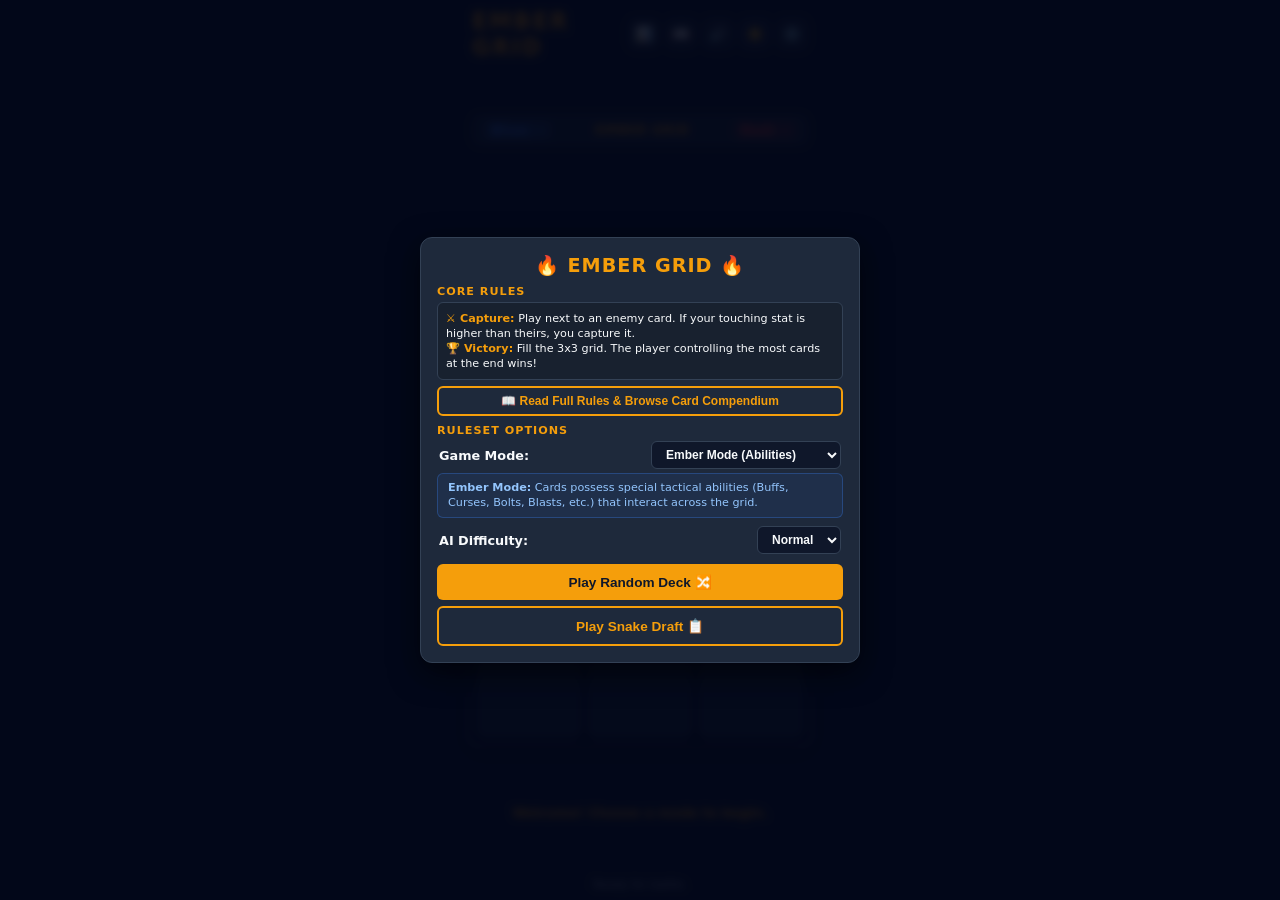
<file: index-classic.html>
<!DOCTYPE html>
<html lang="en">

<head>
    <meta charset="UTF-8">
    <meta name="viewport" content="width=device-width, initial-scale=1.0, maximum-scale=1.0, user-scalable=no">
    <title>Ember Grid</title>
    <style>
        :root {
            --bg-color: #0f172a;
            --text-color: #f8fafc;
            --panel-bg: #1e293b;
            --border-color: #334155;
            --blue-card: #3b82f6;
            --red-card: #ef4444;
            --accent: #f59e0b;
            --grid-bg: #020617;
            --cell-bg: #1e293b;

            --container-max: 420px;
            --grid-w: 84px;
            --grid-h: 104px;
            --card-w: 78px;
            --card-h: 96px;
            --font-main: 0.75rem;
            --font-name: 0.48rem;
            --font-header: 1.1rem;
            --hand-min: 104px;

            --draft-w: 64px;
            --draft-h: 82px;
            --draft-font-main: 0.6rem;
            --draft-font-name: 0.38rem;
        }

        @media (min-width: 768px) {
            :root {
                --container-max: 560px;
                --grid-w: 106px;
                --grid-h: 130px;
                --card-w: 98px;
                --card-h: 120px;
                --font-main: 0.85rem;
                --font-name: 0.6rem;
                --font-header: 1.4rem;
                --hand-min: 130px;

                --draft-w: 76px;
                --draft-h: 96px;
                --draft-font-main: 0.75rem;
                --draft-font-name: 0.48rem;
            }
        }

        [data-theme="light"] {
            --bg-color: #f1f5f9;
            --text-color: #0f172a;
            --panel-bg: #ffffff;
            --border-color: #cbd5e1;
            --blue-card: #2563eb;
            --red-card: #dc2626;
            --accent: #d97706;
            --grid-bg: #e2e8f0;
            --cell-bg: #ffffff;
        }

        * {
            box-sizing: border-box;
            user-select: none;
            -webkit-user-select: none;
        }

        body {
            font-family: 'Segoe UI', system-ui, -apple-system, sans-serif;
            background-color: var(--bg-color);
            color: var(--text-color);
            display: flex;
            flex-direction: column;
            align-items: center;
            justify-content: center;
            height: 100vh;
            width: 100vw;
            margin: 0;
            overflow: hidden;
            transition: background-color 0.2s, color 0.2s;
        }

        .container {
            display: flex;
            flex-direction: column;
            align-items: center;
            justify-content: space-between;
            width: 100%;
            max-width: var(--container-max);
            height: 100%;
            padding: 8px 6px;
            gap: 4px;
        }

        header {
            display: flex;
            justify-content: space-between;
            align-items: center;
            width: 100%;
            max-width: calc(var(--grid-w) * 3 + 18px);
        }

        h1 {
            font-size: var(--font-header);
            margin: 0;
            letter-spacing: 2px;
            color: var(--accent);
            font-weight: 900;
        }

        .nav-group {
            display: flex;
            gap: 5px;
        }

        .menu-btn {
            background: var(--panel-bg);
            border: 1px solid var(--border-color);
            color: var(--text-color);
            width: 32px;
            height: 32px;
            border-radius: 8px;
            cursor: pointer;
            font-size: 0.9rem;
            display: flex;
            align-items: center;
            justify-content: center;
            transition: all 0.15s ease;
        }

        .menu-btn:hover {
            border-color: var(--accent);
            color: var(--accent);
            transform: translateY(-2px);
        }

        .score-board {
            display: flex;
            justify-content: space-between;
            align-items: center;
            width: 100%;
            max-width: calc(var(--grid-w) * 3 + 18px);
            padding: 4px 10px;
            background: var(--panel-bg);
            border: 1px solid var(--border-color);
            border-radius: 8px;
        }

        .score-pill {
            font-weight: 800;
            font-size: 0.85rem;
            padding: 2px 8px;
            border-radius: 6px;
            letter-spacing: 0.5px;
        }

        .score-blue {
            color: var(--blue-card);
            background: rgba(59, 130, 246, 0.15);
        }

        .score-red {
            color: var(--red-card);
            background: rgba(239, 68, 68, 0.15);
        }

        .turn-indicator {
            font-size: 0.75rem;
            font-weight: 800;
            color: var(--accent);
            text-transform: uppercase;
            letter-spacing: 1px;
        }

        .battlefield {
            display: flex;
            flex-direction: column;
            align-items: center;
            gap: 4px;
            width: 100%;
        }

        .hand {
            display: flex;
            gap: 6px;
            min-height: calc(var(--card-h) + 6px);
            align-items: center;
            justify-content: center;
            width: 100%;
            padding: 2px;
            border-radius: 8px;
            transition: background 0.2s, box-shadow 0.2s;
        }

        .hand.active-turn {
            background: rgba(245, 158, 11, 0.08);
            box-shadow: inset 0 0 0 1px rgba(245, 158, 11, 0.2);
        }

        .grid {
            display: grid;
            grid-template-columns: repeat(3, var(--grid-w));
            grid-template-rows: repeat(3, var(--grid-h));
            gap: 5px;
            background: var(--grid-bg);
            padding: 6px;
            border-radius: 12px;
            border: 2px solid var(--border-color);
            box-shadow: 0 6px 20px rgba(0, 0, 0, 0.4);
        }

        .cell {
            background-color: var(--cell-bg);
            border: 2px dashed var(--border-color);
            border-radius: 8px;
            display: flex;
            justify-content: center;
            align-items: center;
            cursor: pointer;
            position: relative;
            transition: border-color 0.15s, background-color 0.15s;
        }

        .cell:hover,
        .cell.drag-over {
            border-color: var(--accent);
            background-color: rgba(245, 158, 11, 0.1);
        }

        .card {
            width: var(--card-w);
            height: var(--card-h);
            border-radius: 6px;
            display: flex;
            flex-direction: column;
            justify-content: center;
            align-items: center;
            padding: 4px;
            font-size: var(--font-main);
            font-weight: bold;
            cursor: grab;
            position: relative;
            box-shadow: 0 4px 10px rgba(0, 0, 0, 0.3);
            transition: transform 0.15s cubic-bezier(0.4, 0, 0.2, 1), filter 0.15s;
            touch-action: none;
        }

        .card:active {
            cursor: grabbing;
        }

        .card.dragging {
            opacity: 0.4;
        }

        @keyframes pulseFlip {
            0% {
                transform: scale(1) rotateY(0deg);
            }

            50% {
                transform: scale(1.12) rotateY(90deg);
                filter: brightness(1.4);
            }

            100% {
                transform: scale(1) rotateY(0deg);
            }
        }

        .card.flipped {
            animation: pulseFlip 0.35s ease-in-out;
        }

        .card.blue {
            background: linear-gradient(135deg, #3b82f6, #1d4ed8);
            color: #fff;
            border: 2px solid #93c5fd;
        }

        .card.red {
            background: linear-gradient(135deg, #ef4444, #b91c1c);
            color: #fff;
            border: 2px solid #fca5a5;
        }

        .card.selected {
            transform: translateY(-6px) scale(1.06);
            box-shadow: 0 8px 18px rgba(245, 158, 11, 0.6);
            border-color: var(--accent);
        }

        .ability-badge {
            position: absolute;
            top: 3px;
            left: 3px;
            font-size: 0.55rem;
            z-index: 3;
            background: rgba(0, 0, 0, 0.8);
            border-radius: 4px;
            padding: 2px 4px;
            line-height: 1;
            border: 1px solid rgba(255, 255, 255, 0.2);
        }

        .card-name {
            position: absolute;
            bottom: 3px;
            left: 50%;
            transform: translateX(-50%);
            font-size: var(--font-name);
            text-align: center;
            white-space: nowrap;
            overflow: hidden;
            text-overflow: ellipsis;
            width: 88%;
            background: rgba(0, 0, 0, 0.6);
            color: #fff;
            border-radius: 3px;
            padding: 2px;
            z-index: 2;
        }

        .card-emoji {
            position: absolute;
            top: 46%;
            left: 50%;
            transform: translate(-50%, -50%);
            font-size: 1.4rem;
            z-index: 1;
            filter: drop-shadow(0 2px 4px rgba(0, 0, 0, 0.5));
        }

        .stat-top {
            position: absolute;
            top: 3px;
            left: 50%;
            transform: translateX(-50%);
            z-index: 2;
        }

        .stat-right {
            position: absolute;
            right: 5px;
            top: 46%;
            transform: translateY(-50%);
            z-index: 2;
        }

        .stat-bottom {
            position: absolute;
            bottom: 16px;
            left: 50%;
            transform: translateX(-50%);
            z-index: 2;
        }

        .stat-left {
            position: absolute;
            left: 5px;
            top: 46%;
            transform: translateY(-50%);
            z-index: 2;
        }

        .status-msg {
            font-size: 0.8rem;
            font-weight: 700;
            color: var(--accent);
            min-height: 18px;
            text-align: center;
        }

        .action-log {
            font-size: 0.7rem;
            opacity: 0.75;
            height: 14px;
            text-align: center;
            white-space: nowrap;
            overflow: hidden;
            text-overflow: ellipsis;
            width: 100%;
            max-width: calc(var(--grid-w) * 3 + 18px);
        }

        /* Floating Tooltip */
        .card-tooltip {
            position: fixed;
            background: var(--panel-bg);
            color: var(--text-color);
            border: 1px solid var(--accent);
            padding: 6px 10px;
            border-radius: 6px;
            font-size: 0.7rem;
            font-weight: 600;
            pointer-events: none;
            z-index: 200;
            box-shadow: 0 4px 12px rgba(0, 0, 0, 0.4);
            max-width: 180px;
            text-align: center;
            display: none;
            line-height: 1.3;
        }

        .modal {
            position: fixed;
            top: 0;
            left: 0;
            width: 100vw;
            height: 100vh;
            background: rgba(2, 6, 23, 0.88);
            backdrop-filter: blur(4px);
            display: flex;
            justify-content: center;
            align-items: center;
            z-index: 100;
            padding: 10px;
        }

        .modal-content {
            background: var(--panel-bg);
            color: var(--text-color);
            padding: 1rem;
            border-radius: 12px;
            max-width: 440px;
            width: 100%;
            text-align: center;
            box-shadow: 0 10px 30px rgba(0, 0, 0, 0.6);
            border: 1px solid var(--border-color);
            max-height: 94vh;
            overflow-y: auto;
        }

        .btn {
            background-color: var(--accent);
            color: #0f172a;
            border: none;
            width: 100%;
            padding: 10px;
            border-radius: 6px;
            font-weight: 900;
            font-size: 0.85rem;
            cursor: pointer;
            transition: filter 0.15s, transform 0.1s;
        }

        .btn:hover {
            filter: brightness(1.1);
            transform: translateY(-1px);
        }

        .btn-alt {
            background-color: transparent;
            border: 2px solid var(--accent);
            color: var(--accent);
        }

        .btn-alt:hover {
            background-color: var(--accent);
            color: #0f172a;
        }

        .menu-section-title {
            font-size: 0.7rem;
            font-weight: 800;
            text-transform: uppercase;
            letter-spacing: 1px;
            color: var(--accent);
            margin: 8px 0 4px 0;
            text-align: left;
        }

        .rules-compact {
            background: rgba(0, 0, 0, 0.2);
            padding: 8px;
            border-radius: 6px;
            font-size: 0.7rem;
            line-height: 1.35;
            border: 1px solid var(--border-color);
            text-align: left;
            margin-bottom: 6px;
        }

        .rules-compact strong {
            color: var(--accent);
        }

        .ruleset-desc-box {
            background: rgba(59, 130, 246, 0.08);
            border: 1px solid rgba(59, 130, 246, 0.3);
            padding: 7px 10px;
            border-radius: 6px;
            font-size: 0.7rem;
            text-align: left;
            margin-bottom: 8px;
            line-height: 1.3;
            color: #93c5fd;
        }

        [data-theme="light"] .ruleset-desc-box {
            color: #1d4ed8;
            background: rgba(37, 99, 235, 0.06);
        }

        .settings-row {
            display: flex;
            justify-content: space-between;
            align-items: center;
            font-size: 0.8rem;
            margin-bottom: 8px;
            padding: 0 2px;
            font-weight: bold;
        }

        .settings-select {
            background: var(--bg-color);
            color: var(--text-color);
            border: 1px solid var(--border-color);
            padding: 5px 10px;
            border-radius: 6px;
            font-weight: 700;
            cursor: pointer;
            font-size: 0.75rem;
        }

        .expanded-rules-list {
            display: flex;
            flex-direction: column;
            gap: 6px;
            text-align: left;
            margin: 6px 0 10px 0;
            font-size: 0.75rem;
        }

        .rule-detail-item {
            background: rgba(0, 0, 0, 0.2);
            padding: 6px 8px;
            border-radius: 6px;
            border: 1px solid var(--border-color);
            line-height: 1.3;
        }

        .rule-detail-item strong {
            color: var(--accent);
            display: inline-block;
            margin-bottom: 2px;
        }

        .compendium-grid {
            display: grid;
            grid-template-columns: repeat(3, 1fr);
            gap: 8px;
            margin: 8px 0 12px 0;
            justify-items: center;
        }

        .compendium-card {
            width: 72px;
            height: 90px;
            border-radius: 6px;
            display: flex;
            flex-direction: column;
            justify-content: center;
            align-items: center;
            padding: 3px;
            font-size: 0.65rem;
            font-weight: bold;
            position: relative;
            background: linear-gradient(135deg, #475569, #334155);
            color: #fff;
            border: 2px solid #cbd5e1;
            box-shadow: 0 2px 6px rgba(0, 0, 0, 0.3);
        }

        .compendium-card .card-emoji {
            font-size: 1.1rem;
        }

        .compendium-card .stat-bottom {
            bottom: 13px;
        }

        .compendium-card .card-name {
            bottom: 2px;
            font-size: 0.42rem;
        }

        .draft-grid {
            display: grid;
            grid-template-columns: repeat(4, 1fr);
            gap: 5px;
            margin: 8px 0;
            justify-items: center;
        }

        .draft-card {
            width: var(--draft-w);
            height: var(--draft-h);
            border-radius: 6px;
            display: flex;
            flex-direction: column;
            justify-content: center;
            align-items: center;
            padding: 2px;
            font-size: var(--draft-font-main);
            font-weight: bold;
            cursor: pointer;
            position: relative;
            background: linear-gradient(135deg, #475569, #334155);
            color: #fff;
            border: 2px solid #cbd5e1;
            box-shadow: 0 2px 6px rgba(0, 0, 0, 0.3);
            transition: transform 0.15s;
        }

        .draft-card:hover:not(.drafted) {
            transform: scale(1.06);
            border-color: var(--accent);
        }

        .draft-card.drafted {
            opacity: 0.25;
            cursor: default;
            filter: grayscale(1);
        }

        .draft-card .card-emoji {
            font-size: 0.9rem;
        }

        .draft-card .stat-bottom {
            bottom: 12px;
        }

        .draft-card .card-name {
            bottom: 2px;
            font-size: var(--draft-font-name);
        }

        .stats-grid {
            display: grid;
            grid-template-columns: repeat(2, 1fr);
            gap: 6px;
            margin: 8px 0;
            text-align: left;
            font-size: 0.75rem;
        }

        .stat-card {
            background: var(--bg-color);
            padding: 6px 8px;
            border-radius: 6px;
            border: 1px solid var(--border-color);
        }

        .stat-value {
            font-size: 1rem;
            font-weight: bold;
            color: var(--accent);
            margin-top: 2px;
        }

        .hidden {
            display: none !important;
        }
    </style>
</head>

<body data-theme="dark">

    <div class="container">
        <header>
            <h1>EMBER GRID</h1>
            <div class="nav-group">
                <button class="menu-btn" onclick="showStatsModal()" title="Stats">📊</button>
                <button class="menu-btn" onclick="showExpandedRulesModal()" title="Expanded Rules">📖</button>
                <button class="menu-btn" id="audio-toggle-btn" onclick="toggleAudio()" title="Toggle Audio">🔊</button>
                <button class="menu-btn" id="theme-toggle-btn" onclick="toggleTheme()" title="Toggle Theme">☀️</button>
                <button class="menu-btn" onclick="showModeMenu()" title="Main Menu">⚙️</button>
            </div>
        </header>

        <div class="score-board">
            <div class="score-pill score-blue" id="score-blue">Blue: -</div>
            <div class="turn-indicator" id="turn-indicator">BATTLE</div>
            <div class="score-pill score-red" id="score-red">Red: -</div>
        </div>

        <div class="battlefield">
            <div class="hand" id="ai-hand"></div>
            <div class="grid" id="board-grid"></div>
            <div id="bottom-area"></div>
        </div>

        <div class="status-msg" id="status-msg">Welcome! Choose a mode to begin.</div>
        <div class="action-log" id="action-log">Ready for battle.</div>
    </div>

    <!-- Floating Card Tooltip -->
    <div id="card-tooltip" class="card-tooltip"></div>

    <!-- Main Menu Modal -->
    <div id="main-menu-modal" class="modal">
        <div class="modal-content">
            <h2
                style="margin-top: 0; color: var(--accent); font-size: 1.2rem; letter-spacing: 1px; margin-bottom: 6px;">
                🔥 EMBER GRID 🔥</h2>

            <div class="menu-section-title">Core Rules</div>
            <div class="rules-compact">
                <strong>⚔️ Capture:</strong> Play next to an enemy card. If your touching stat is higher than theirs,
                you capture it.<br>
                <strong>🏆 Victory:</strong> Fill the 3x3 grid. The player controlling the most cards at the end wins!
            </div>

            <div style="margin-bottom: 6px;">
                <button class="btn btn-alt" style="padding: 6px; font-size: 0.75rem;"
                    onclick="showExpandedRulesModal()">📖 Read Full Rules & Browse Card Compendium</button>
            </div>

            <div class="menu-section-title">Ruleset Options</div>
            <div class="settings-row" style="margin-bottom: 4px;">
                <span>Game Mode:</span>
                <select id="ruleset-select" class="settings-select" onchange="updateRuleset(this.value)">
                    <option value="ember" selected>Ember Mode (Abilities)</option>
                    <option value="classic">Classic Mode (Pure Stats)</option>
                </select>
            </div>

            <div id="ruleset-desc" class="ruleset-desc-box">
                <strong>Ember Mode:</strong> Cards possess special tactical abilities (Buffs, Curses, Bolts, Blasts,
                etc.) that interact across the grid.
            </div>

            <div class="settings-row" style="margin-bottom: 10px;">
                <span>AI Difficulty:</span>
                <select id="ai-difficulty-select" class="settings-select" onchange="updateDifficulty(this.value)">
                    <option value="easy">Easy</option>
                    <option value="normal" selected>Normal</option>
                    <option value="hard">Hard</option>
                </select>
            </div>

            <div style="display: flex; flex-direction: column; gap: 6px;">
                <button class="btn" onclick="startGame('random')">Play Random Deck 🔀</button>
                <button class="btn btn-alt" onclick="startGame('draft')">Play Snake Draft 📋</button>
            </div>
        </div>
    </div>

    <!-- Expanded Rules & Compendium Modal -->
    <div id="expanded-rules-modal" class="modal hidden">
        <div class="modal-content">
            <h2 style="margin-top: 0; color: var(--accent); font-size: 1.2rem;">RULES & COMPENDIUM</h2>

            <div class="menu-section-title" style="margin-top: 0;">Basic Mechanics</div>
            <div class="expanded-rules-list">
                <div class="rule-detail-item">
                    <strong>Placement:</strong> Players take turns placing one card from their hand onto an empty slot
                    on the 3x3 grid.
                </div>
                <div class="rule-detail-item">
                    <strong>Capturing:</strong> When your card touches an enemy card, compare touching values (Top,
                    Right, Bottom, Left). If your attacking stat is strictly greater, you capture their card!
                </div>
                <div class="rule-detail-item">
                    <strong>Stat Cap:</strong> Stats range from 1 to 10 (represented by **A**). Stat boosts cannot raise
                    a value above 10.
                </div>
            </div>

            <div class="menu-section-title">Ember Mode Abilities</div>
            <div class="expanded-rules-list">
                <div class="rule-detail-item"><strong>⚡ Buff:</strong> Boosts adjacent friendly cards by +1 stat.</div>
                <div class="rule-detail-item"><strong>💀 Curse:</strong> Reduces the strongest enemy card's stats by 1
                    on play.</div>
                <div class="rule-detail-item"><strong>🔮 Bolt:</strong> Zaps a random enemy card on the board, reducing
                    its stats by 2 on play.</div>
                <div class="rule-detail-item"><strong>⚖️ Equalizer:</strong> Captures if touching stats match exactly.
                    (Monk, Titan)</div>
                <div class="rule-detail-item"><strong>💥 Blast:</strong> Temporarily grants +2 to all stats on the play
                    turn.</div>
                <div class="rule-detail-item"><strong>🦠 Poison:</strong> Reduces all adjacent cards' stats by 1 at turn
                    end.</div>
            </div>

            <div class="menu-section-title">Card Compendium</div>
            <div style="font-size: 0.7rem; opacity: 0.8; text-align: left; margin-bottom: 4px;">Browse all available
                cards in the master deck:</div>
            <div class="compendium-grid" id="compendium-grid"></div>

            <button class="btn" onclick="document.getElementById('expanded-rules-modal').classList.add('hidden')">Close
                Guide</button>
        </div>
    </div>

    <!-- Stats Modal -->
    <div id="stats-modal" class="modal hidden">
        <div class="modal-content">
            <h2 style="margin-top: 0; color: var(--accent); font-size: 1.1rem;">CAREER STATS</h2>
            <div class="stats-grid">
                <div class="stat-card">
                    <div style="font-size: 0.6rem; opacity: 0.7;">Record (W-L-D)</div>
                    <div class="stat-value" id="stat-record">0-0-0</div>
                </div>
                <div class="stat-card">
                    <div style="font-size: 0.6rem; opacity: 0.7;">Win Rate</div>
                    <div class="stat-value" id="stat-winrate">0.0%</div>
                </div>
                <div class="stat-card">
                    <div style="font-size: 0.6rem; opacity: 0.7;">Streak / Best</div>
                    <div class="stat-value" id="stat-streaks">0 / 0</div>
                </div>
                <div class="stat-card">
                    <div style="font-size: 0.6rem; opacity: 0.7;">Total Captures</div>
                    <div class="stat-value" id="stat-flips">0</div>
                </div>
            </div>

            <div style="text-align: left; font-size: 0.7rem; margin-top: 6px;">
                <strong>Most Deployed Cards:</strong>
                <div id="stat-top-cards" style="margin-top: 3px; opacity: 0.8; font-size: 0.7rem; line-height: 1.3;">
                    None yet.</div>
            </div>
            <button class="btn" style="margin-top: 10px;"
                onclick="document.getElementById('stats-modal').classList.add('hidden')">Close</button>
        </div>
    </div>

    <!-- Draft Modal -->
    <div id="draft-modal" class="modal hidden">
        <div class="modal-content">
            <h2 style="margin-top: 0; color: var(--blue-card); font-size: 1.1rem; margin-bottom: 2px;">SNAKE DRAFT</h2>
            <p id="draft-status" style="font-size: 0.75rem; opacity: 0.9; margin-bottom: 2px; font-weight: bold;"></p>
            <div class="draft-grid" id="draft-pool-grid"></div>
            <div style="font-size: 0.7rem; opacity: 0.7; margin-top: 2px; font-weight: bold;" id="draft-rosters">Your
                Deck: 0/5 | AI Deck: 0/5</div>
        </div>
    </div>

    <!-- Game Over Modal -->
    <div id="gameover-modal" class="modal hidden">
        <div class="modal-content" style="max-width: 300px;">
            <h2 id="gameover-title" style="margin-top: 0; color: var(--accent); font-size: 1.2rem;">MATCH OVER</h2>
            <p id="gameover-desc" style="font-size: 0.85rem; opacity: 0.9; margin-bottom: 12px; font-weight: bold;"></p>
            <div style="display: flex; flex-direction: column; gap: 6px;">
                <button class="btn btn-alt" onclick="startCurrentModeAgain()">Play Again 🔄</button>
                <button class="btn" style="background-color: #475569; color: #fff;" onclick="showModeMenu()">Main Menu
                    ⚙️</button>
            </div>
        </div>
    </div>

    <script>
        // --- Audio Engine ---
        let audioCtx = null;
        let isAudioMuted = localStorage.getItem('ember_grid_muted') === 'true';
        updateAudioButtonIcon();

        function initAudio() {
            if (!audioCtx) audioCtx = new (window.AudioContext || window.webkitAudioContext)();
            if (audioCtx.state === 'suspended') audioCtx.resume();
        }

        function toggleAudio() {
            isAudioMuted = !isAudioMuted;
            localStorage.setItem('ember_grid_muted', isAudioMuted);
            updateAudioButtonIcon();
            sfx.click();
        }

        function updateAudioButtonIcon() {
            const btn = document.getElementById('audio-toggle-btn');
            if (btn) btn.textContent = isAudioMuted ? '🔇' : '🔊';
        }

        function playTone(freq, type, duration, gainVal = 0.1) {
            if (isAudioMuted) return;
            try {
                initAudio();
                if (!audioCtx) return;
                const osc = audioCtx.createOscillator();
                const gain = audioCtx.createGain();
                osc.type = type;
                osc.frequency.setValueAtTime(freq, audioCtx.currentTime);
                gain.gain.setValueAtTime(gainVal, audioCtx.currentTime);
                gain.gain.exponentialRampToValueAtTime(0.0001, audioCtx.currentTime + duration);
                osc.connect(gain);
                gain.connect(audioCtx.destination);
                osc.start();
                osc.stop(audioCtx.currentTime + duration);
            } catch (e) { }
        }

        const sfx = {
            click: () => playTone(440, 'sine', 0.05, 0.04),
            place: () => playTone(150, 'triangle', 0.08, 0.12),
            flipBlue: () => {playTone(523, 'sine', 0.08, 0.06); setTimeout(() => playTone(659, 'sine', 0.1, 0.06), 50);},
            flipRed: () => {playTone(280, 'sawtooth', 0.08, 0.05); setTimeout(() => playTone(200, 'sawtooth', 0.1, 0.05), 50);},
            win: () => {playTone(523, 'sine', 0.1, 0.08); setTimeout(() => playTone(659, 'sine', 0.1, 0.08), 80); setTimeout(() => playTone(783, 'sine', 0.2, 0.08), 160);},
            lose: () => {playTone(300, 'sawtooth', 0.12, 0.08); setTimeout(() => playTone(180, 'sawtooth', 0.2, 0.08), 100);}
        };

        // --- Clamped Mobile-Friendly Tooltip Engine ---
        const tooltipEl = document.getElementById('card-tooltip');
        let longPressTimer = null;

        function showTooltip(text, e) {
            if (!text) return;
            tooltipEl.textContent = text;
            tooltipEl.style.display = 'block';
            updateTooltipPosition(e);
        }

        function updateTooltipPosition(e) {
            const x = e.clientX || (e.touches && e.touches[0] && e.touches[0].clientX);
            const y = e.clientY || (e.touches && e.touches[0] && e.touches[0].clientY);
            if (!x || !y) return;

            const tipWidth = 180;
            const tipHeight = 60;
            let left = x + 14;
            let top = y - 35;

            if (left + tipWidth > window.innerWidth - 10) {
                left = window.innerWidth - tipWidth - 10;
            }
            if (top < 10) {
                top = y + 20;
            }

            tooltipEl.style.left = left + 'px';
            tooltipEl.style.top = top + 'px';
        }

        function hideTooltip() {
            tooltipEl.style.display = 'none';
            if (longPressTimer) {
                clearTimeout(longPressTimer);
                longPressTimer = null;
            }
        }

        // --- Card Database ---
        const masterCards = [
            {name: "Alien", emoji: "👽", baseStats: [7, 3, 5, 2], ability: {type: 'aura_buff', val: 1, icon: '⚡', desc: 'Boosts adjacent friendly cards by +1 stat.'}},
            {name: "Ghost", emoji: "👻", baseStats: [3, 7, 2, 5], ability: {type: 'curse_adj', icon: '💀', desc: 'Permanently reduces all stats of the strongest enemy by 1 when played.'}},
            {name: "Robot", emoji: "🤖", baseStats: [5, 5, 5, 2]},
            {name: "Skull", emoji: "💀", baseStats: [8, 2, 4, 3]},
            {name: "Cat", emoji: "🐱", baseStats: [2, 5, 7, 3]},
            {name: "Dog", emoji: "🐶", baseStats: [4, 4, 3, 6]},
            {name: "Fox", emoji: "🦊", baseStats: [6, 5, 2, 3]},
            {name: "Lion", emoji: "🦁", baseStats: [7, 6, 4, 2]},
            {name: "Dragon", emoji: "🐲", baseStats: [9, 7, 3, 2], ability: {type: 'blast', icon: '💥', desc: 'Temporarily grants +2 to all stats on the turn it is played.'}},
            {name: "Unicorn", emoji: "🦄", baseStats: [4, 4, 5, 7], ability: {type: 'aura_buff', val: 1, icon: '⚡', desc: 'Boosts adjacent friendly cards by +1 stat.'}},
            {name: "Wizard", emoji: "🧙", baseStats: [5, 7, 3, 5], ability: {type: 'ranged_debuff', icon: '🔮', desc: 'Zaps a random enemy card on play, reducing all its stats by 2.'}},
            {name: "Vampire", emoji: "🧛", baseStats: [7, 3, 3, 6], ability: {type: 'curse_adj', icon: '💀', desc: 'Permanently reduces all stats of the strongest enemy by 1 when played.'}},
            {name: "Paladin", emoji: "🛡️", baseStats: [4, 8, 8, 2]},
            {name: "Monk", emoji: "☯️", baseStats: [5, 5, 5, 5], ability: {type: 'equalizer', icon: '⚖️', desc: 'Captures adjacent cards if the touching stats match exactly.'}},
            {name: "Genie", emoji: "🧞", baseStats: [6, 5, 5, 5], ability: {type: 'ranged_debuff', icon: '🔮', desc: 'Zaps a random enemy card on play, reducing all its stats by 2.'}},
            {name: "Monkey", emoji: "🐵", baseStats: [3, 5, 4, 6]},
            {name: "Frog", emoji: "🐸", baseStats: [2, 4, 5, 3]},
            {name: "Owl", emoji: "🦉", baseStats: [5, 3, 2, 6]},
            {name: "Spider", emoji: "🕷️", baseStats: [4, 6, 5, 3], ability: {type: 'poison', icon: '🦠', desc: 'Reduces all adjacent cards\' stats by 1 at the end of every turn.'}},
            {name: "Turtle", emoji: "🐢", baseStats: [3, 2, 8, 4]},
            {name: "T-Rex", emoji: "🦖", baseStats: [8, 5, 6, 2], ability: {type: 'blast', icon: '💥', desc: 'Temporarily grants +2 to all stats on the turn it is played.'}},
            {name: "Shark", emoji: "🦈", baseStats: [7, 4, 5, 4]},
            {name: "Eagle", emoji: "🦅", baseStats: [6, 6, 3, 3]},
            {name: "Gorilla", emoji: "🦍", baseStats: [7, 5, 6, 3]},
            {name: "Zombie", emoji: "🧟", baseStats: [4, 2, 6, 4]},
            {name: "Fairy", emoji: "🧚", baseStats: [3, 4, 3, 6], ability: {type: 'aura_buff', val: 1, icon: '⚡', desc: 'Boosts adjacent friendly cards by +1 stat.'}},
            {name: "Cyclops", emoji: "👹", baseStats: [8, 4, 7, 1]},
            {name: "Alien Boss", emoji: "👾", baseStats: [7, 6, 6, 3]},
            {name: "Snake", emoji: "🐍", baseStats: [5, 4, 4, 5], ability: {type: 'poison', icon: '🦠', desc: 'Reduces all adjacent cards\' stats by 1 at the end of every turn.'}},
            {name: "Scorpion", emoji: "🦂", baseStats: [6, 4, 7, 2], ability: {type: 'poison', icon: '🦠', desc: 'Reduces all adjacent cards\' stats by 1 at the end of every turn.'}},
            {name: "Titan", emoji: "🗿", baseStats: [10, 3, 4, 2], ability: {type: 'equalizer', icon: '⚖️', desc: 'Captures adjacent cards if the touching stats match exactly.'}},
            {name: "Celestial", emoji: "✨", baseStats: [3, 2, 10, 4], ability: {type: 'aura_buff', val: 1, icon: '⚡', desc: 'Boosts adjacent friendly cards by +1 stat.'}}
        ];

        let stats = JSON.parse(localStorage.getItem('ember_grid_stats')) || {played: 0, wins: 0, losses: 0, draws: 0, streak: 0, bestStreak: 0, flips: 0, cardPlays: {}};

        function saveStats() {localStorage.setItem('ember_grid_stats', JSON.stringify(stats));}

        let currentTheme = localStorage.getItem('ember_grid_theme') || 'dark';
        document.body.setAttribute('data-theme', currentTheme);
        updateThemeButtonIcon();

        function toggleTheme() {
            sfx.click(); currentTheme = currentTheme === 'dark' ? 'light' : 'dark';
            document.body.setAttribute('data-theme', currentTheme);
            localStorage.setItem('ember_grid_theme', currentTheme); updateThemeButtonIcon();
        }

        function updateThemeButtonIcon() {
            const btn = document.getElementById('theme-toggle-btn');
            if (btn) btn.textContent = currentTheme === 'dark' ? '☀️' : '🌙';
        }

        let board = Array(9).fill(null);
        let playerHand = [], aiHand = [], draftPool = [], draftedPlayerCards = [], draftedAICards = [];
        let selectedCard = null, turn = 'player', gameState = 'menu', activeMode = 'random', aiDifficulty = 'normal', draftTurn = 'player';
        let currentRuleset = 'ember';

        const statusMsg = document.getElementById('status-msg'), actionLog = document.getElementById('action-log');

        function logAction(msg) {actionLog.textContent = msg;}
        function formatStat(val) {let clamped = Math.max(1, Math.min(10, val)); return clamped === 10 ? 'A' : clamped;}

        function updateDifficulty(val) {sfx.click(); aiDifficulty = val;}
        function updateRuleset(val) {
            sfx.click();
            currentRuleset = val;
            const descBox = document.getElementById('ruleset-desc');
            if (val === 'classic') {
                descBox.innerHTML = "<strong>Classic Mode:</strong> Pure, tactical gameplay. All special abilities and card badges are disabled.";
            } else {
                descBox.innerHTML = "<strong>Ember Mode:</strong> Cards possess special tactical abilities (Buffs, Curses, Bolts, Blasts, etc.) that interact across the grid.";
            }
        }

        function showModeMenu() {
            sfx.click(); hideTooltip();
            ['draft-modal', 'stats-modal', 'expanded-rules-modal', 'gameover-modal'].forEach(id => document.getElementById(id).classList.add('hidden'));
            document.getElementById('main-menu-modal').classList.remove('hidden');
            gameState = 'menu'; board = Array(9).fill(null); playerHand = []; aiHand = []; selectedCard = null;
            logAction("Ready for battle."); render();
        }

        function showStatsModal() {
            sfx.click(); hideTooltip();
            document.getElementById('stat-record').textContent = `${stats.wins}-${stats.losses}-${stats.draws}`;
            document.getElementById('stat-winrate').textContent = `${stats.played > 0 ? ((stats.wins / stats.played) * 100).toFixed(1) : '0.0'}%`;
            document.getElementById('stat-streaks').textContent = `${stats.streak} / ${stats.bestStreak}`;
            document.getElementById('stat-flips').textContent = stats.flips;

            const sortedCards = Object.entries(stats.cardPlays).sort((a, b) => b[1] - a[1]);
            document.getElementById('stat-top-cards').innerHTML = sortedCards.length === 0 ? "No deployment data available." : sortedCards.slice(0, 3).map(([name, count]) => `• ${name}: ${count} plays`).join('<br>');
            document.getElementById('stats-modal').classList.remove('hidden');
        }

        function showExpandedRulesModal() {
            sfx.click(); hideTooltip();
            renderCompendium();
            document.getElementById('expanded-rules-modal').classList.remove('hidden');
        }

        function renderCompendium() {
            const grid = document.getElementById('compendium-grid');
            grid.innerHTML = '';
            masterCards.forEach(card => {
                const el = document.createElement('div');
                el.className = 'compendium-card';
                el.innerHTML = `
                    ${card.ability ? `<div class="ability-badge">${card.ability.icon}</div>` : ''}
                    <div class="stat-top">${formatStat(card.baseStats[0])}</div>
                    <div class="stat-right">${formatStat(card.baseStats[1])}</div>
                    <div class="stat-bottom">${formatStat(card.baseStats[2])}</div>
                    <div class="stat-left">${formatStat(card.baseStats[3])}</div>
                    <div class="card-emoji">${card.emoji}</div>
                    <div class="card-name">${card.name}</div>
                `;
                if (card.ability && card.ability.desc) {
                    addTooltipListeners(el, `${card.name}: ${card.ability.desc}`);
                }
                grid.appendChild(el);
            });
        }

        function addTooltipListeners(el, descText) {
            el.addEventListener('mouseenter', (e) => showTooltip(descText, e));
            el.addEventListener('mousemove', updateTooltipPosition);
            el.addEventListener('mouseleave', hideTooltip);

            el.addEventListener('touchstart', (e) => {
                longPressTimer = setTimeout(() => {
                    showTooltip(descText, e);
                }, 400);
            }, {passive: true});
            el.addEventListener('touchend', hideTooltip, {passive: true});
            el.addEventListener('touchmove', hideTooltip, {passive: true});
        }

        function startGame(mode) {
            sfx.click(); hideTooltip(); activeMode = mode;
            ['main-menu-modal', 'draft-modal', 'expanded-rules-modal', 'gameover-modal'].forEach(id => document.getElementById(id).classList.add('hidden'));

            if (mode === 'random') {
                board = Array(9).fill(null); selectedCard = null; gameState = 'playing';
                const shuffled = [...masterCards].sort(() => Math.random() - 0.5);

                playerHand = shuffled.slice(0, 5).map(c => {
                    let copy = {...c, baseStats: [...c.baseStats], owner: 'blue'};
                    if (currentRuleset === 'classic') delete copy.ability;
                    return copy;
                });

                aiHand = shuffled.slice(5, 10).map(c => {
                    let copy = {...c, baseStats: [...c.baseStats], owner: 'red'};
                    if (currentRuleset === 'classic') delete copy.ability;
                    return copy;
                });

                beginMatch();
            } else if (mode === 'draft') {
                startDraftMode();
            }
        }

        function startDraftMode() {
            draftedPlayerCards = []; draftedAICards = [];

            draftPool = [...masterCards].sort(() => Math.random() - 0.5).slice(0, 16).map(c => {
                let copy = {...c, baseStats: [...c.baseStats], draftedBy: null};
                if (currentRuleset === 'classic') delete copy.ability;
                return copy;
            });

            draftTurn = Math.random() < 0.5 ? 'player' : 'ai';
            renderDraftPool();
            document.getElementById('draft-modal').classList.remove('hidden');
            if (draftTurn === 'ai') setTimeout(aiDraftPick, 600);
        }

        function startCurrentModeAgain() {sfx.click(); hideTooltip(); startGame(activeMode);}

        function renderDraftPool() {
            const grid = document.getElementById('draft-pool-grid'); grid.innerHTML = '';
            draftPool.forEach(card => {
                const el = document.createElement('div');
                el.className = `draft-card ${card.draftedBy ? 'drafted' : ''}`;
                el.innerHTML = `
                    ${card.ability ? `<div class="ability-badge">${card.ability.icon}</div>` : ''}
                    <div class="stat-top">${formatStat(card.baseStats[0])}</div>
                    <div class="stat-right">${formatStat(card.baseStats[1])}</div>
                    <div class="stat-bottom">${formatStat(card.baseStats[2])}</div>
                    <div class="stat-left">${formatStat(card.baseStats[3])}</div>
                    <div class="card-emoji">${card.emoji}</div>
                    <div class="card-name">${card.name}</div>
                `;

                if (card.ability && card.ability.desc) {
                    addTooltipListeners(el, card.ability.desc);
                }

                if (!card.draftedBy && draftTurn === 'player') {
                    el.addEventListener('click', () => {sfx.click(); hideTooltip(); playerDraftPick(card);});
                }
                grid.appendChild(el);
            });
            document.getElementById('draft-status').textContent = draftTurn === 'player' ? "Your turn! Select a card." : "AI is choosing...";
            document.getElementById('draft-rosters').textContent = `Your Deck: ${draftedPlayerCards.length}/5 | AI Deck: ${draftedAICards.length}/5`;
        }

        function playerDraftPick(card) {
            if (draftTurn !== 'player' || card.draftedBy) return;
            card.draftedBy = 'player'; draftedPlayerCards.push(card); checkDraftProgress();
        }

        function aiDraftPick() {
            if (draftTurn !== 'ai' || draftedAICards.length >= 5) return;
            const available = draftPool.filter(c => !c.draftedBy);
            if (!available.length) return;

            available.sort((a, b) => getCardDraftScore(b) - getCardDraftScore(a));
            available[0].draftedBy = 'ai';
            draftedAICards.push(available[0]);
            checkDraftProgress();
        }

        function getCardDraftScore(card) {
            let baseScore = card.baseStats.reduce((sum, val) => sum + val, 0);
            if (card.ability) {
                switch (card.ability.type) {
                    case 'poison': baseScore += 5; break;
                    case 'blast': baseScore += 4; break;
                    case 'aura_buff': baseScore += 4; break;
                    case 'equalizer': baseScore += 4; break;
                    case 'ranged_debuff':
                    case 'curse_adj': baseScore += 3; break;
                    default: baseScore += 2;
                }
            }
            return baseScore;
        }

        function checkDraftProgress() {
            if (draftedPlayerCards.length === 5 && draftedAICards.length === 5) {
                document.getElementById('draft-modal').classList.add('hidden');
                board = Array(9).fill(null); selectedCard = null; gameState = 'playing';
                playerHand = draftedPlayerCards.map(c => ({...c, baseStats: [...c.baseStats], owner: 'blue'}));
                aiHand = draftedAICards.map(c => ({...c, baseStats: [...c.baseStats], owner: 'red'}));
                beginMatch();
            } else {
                draftTurn = draftTurn === 'player' ? 'ai' : 'player'; renderDraftPool();
                if (draftTurn === 'ai') setTimeout(aiDraftPick, 600);
            }
        }

        function beginMatch() {
            turn = Math.random() < 0.5 ? 'player' : 'ai';
            statusMsg.textContent = turn === 'player' ? "Your turn! Select a card." : "AI is thinking...";
            logAction("Match initialized."); recalculateDynamicStats(); render();
            if (turn === 'ai') setTimeout(aiTurn, 700);
        }

        function recalculateDynamicStats() {
            board.forEach(c => {if (c) c.stats = [...c.baseStats];});
            board.forEach((card, index) => {
                if (!card || !card.ability) return;
                const row = Math.floor(index / 3), col = index % 3;

                if (card.ability.type === 'aura_buff') {
                    const val = card.ability.val;
                    [{idx: index - 3, c: row > 0}, {idx: index + 1, c: col < 2}, {idx: index + 3, c: row < 2}, {idx: index - 1, c: col > 0}]
                        .forEach(n => {
                            if (n.c && board[n.idx] && board[n.idx].owner === card.owner) {
                                board[n.idx].stats = board[n.idx].stats.map(s => Math.max(1, Math.min(10, s + val)));
                            }
                        });
                }
            });
        }

        function getEffectiveStat(card, statIndex, isPlacementTurn) {
            let val = (card.stats || card.baseStats)[statIndex];
            if (isPlacementTurn && card.ability && card.ability.type === 'blast') {
                val += 2;
            }
            return val;
        }

        function applyOnPlayAbilities(placedCard) {
            if (!placedCard.ability) return;
            const abType = placedCard.ability.type;

            if (abType === 'curse_adj') {
                let enemies = board.map((c, i) => (c && c.owner !== placedCard.owner) ? {c, i} : null).filter(Boolean);
                if (enemies.length > 0) {
                    enemies.sort((a, b) => b.c.baseStats.reduce((x, y) => x + y, 0) - a.c.baseStats.reduce((x, y) => x + y, 0));
                    let targetCard = enemies[0].c;
                    targetCard.baseStats = targetCard.baseStats.map(s => Math.max(1, s - 1));
                    logAction(`${placedCard.name} cursed strongest enemy ${targetCard.name} (-1)!`);
                }
            } else if (abType === 'ranged_debuff') {
                let enemies = board.map((c, i) => (c && c.owner !== placedCard.owner) ? {c, i} : null).filter(Boolean);
                if (enemies.length > 0) {
                    let randomEnemy = enemies[Math.floor(Math.random() * enemies.length)].c;
                    randomEnemy.baseStats = randomEnemy.baseStats.map(s => Math.max(1, s - 2));
                    logAction(`${placedCard.name} bolted ${randomEnemy.name} with a -2 zap!`);
                }
            }
        }

        function applyEndOfTurnEffects() {
            let poisonTriggered = false;
            board.forEach((card, index) => {
                if (card && card.ability && card.ability.type === 'poison') {
                    const row = Math.floor(index / 3), col = index % 3;
                    [{idx: index - 3, c: row > 0}, {idx: index + 1, c: col < 2},
                    {idx: index + 3, c: row < 2}, {idx: index - 1, c: col > 0}]
                        .forEach(n => {
                            if (n.c && board[n.idx]) {
                                let reduced = false;
                                board[n.idx].baseStats = board[n.idx].baseStats.map(s => {
                                    if (s > 1) reduced = true;
                                    return Math.max(1, s - 1);
                                });
                                if (reduced) poisonTriggered = true;
                            }
                        });
                }
            });
            return poisonTriggered ? "Poison ticks." : "";
        }

        function render() {
            const bottomArea = document.getElementById('bottom-area'), turnInd = document.getElementById('turn-indicator');
            bottomArea.innerHTML = '';

            if (gameState === 'playing') {
                turnInd.textContent = turn === 'player' ? 'YOUR TURN' : 'AI TURN';
                turnInd.style.color = turn === 'player' ? 'var(--blue-card)' : 'var(--red-card)';
            } else {
                turnInd.textContent = 'EMBER GRID'; turnInd.style.color = 'var(--accent)';
            }

            if (gameState === 'playing') {
                const handDiv = document.createElement('div');
                handDiv.className = `hand ${turn === 'player' ? 'active-turn' : ''}`;
                playerHand.forEach((card, index) => handDiv.appendChild(createCardElement(card, index, 'player')));
                bottomArea.appendChild(handDiv);
            }

            const aiHandEl = document.getElementById('ai-hand'); aiHandEl.innerHTML = '';
            if (gameState === 'playing') {
                aiHandEl.className = `hand ${turn === 'ai' ? 'active-turn' : ''}`;
                aiHand.forEach(() => {
                    const el = document.createElement('div'); el.className = 'card red';
                    el.style.width = window.innerWidth >= 768 ? '36px' : '30px';
                    el.style.height = window.innerWidth >= 768 ? '48px' : '40px';
                    el.innerHTML = `<div style="margin:auto; font-size: 0.7rem;">🔒</div>`;
                    aiHandEl.appendChild(el);
                });
            }

            const gridEl = document.getElementById('board-grid'); gridEl.innerHTML = '';
            board.forEach((cell, index) => {
                const cellEl = document.createElement('div'); cellEl.className = 'cell';

                cellEl.addEventListener('dragover', (e) => {e.preventDefault(); cellEl.classList.add('drag-over');});
                cellEl.addEventListener('dragleave', () => cellEl.classList.remove('drag-over'));
                cellEl.addEventListener('drop', (e) => {
                    e.preventDefault(); cellEl.classList.remove('drag-over');
                    const handIndex = parseInt(e.dataTransfer.getData('text/plain'));
                    if (!isNaN(handIndex)) executeCardPlay(handIndex, index);
                });

                cellEl.addEventListener('click', () => handleCellClick(index));
                if (cell) cellEl.appendChild(createCardElement(cell, index, 'board'));
                gridEl.appendChild(cellEl);
            });
            updateScores();
        }

        function createCardElement(card, index, source) {
            const div = document.createElement('div');
            div.className = `card ${card.owner} ${card.justFlipped ? 'flipped' : ''}`;
            if (card.justFlipped) card.justFlipped = false;
            if (source === 'player' && selectedCard === index && turn === 'player' && gameState === 'playing') div.classList.add('selected');

            const activeStats = card.stats || card.baseStats;
            div.innerHTML = `
                ${card.ability ? `<div class="ability-badge">${card.ability.icon}</div>` : ''}
                <div class="stat-top">${formatStat(activeStats[0])}</div>
                <div class="stat-right">${formatStat(activeStats[1])}</div>
                <div class="stat-bottom">${formatStat(activeStats[2])}</div>
                <div class="stat-left">${formatStat(activeStats[3])}</div>
                <div class="card-emoji">${card.emoji}</div>
                <div class="card-name">${card.name}</div>
            `;

            if (card.ability && card.ability.desc) {
                addTooltipListeners(div, card.ability.desc);
            }

            if (source === 'player' && turn === 'player' && gameState === 'playing') {
                div.setAttribute('draggable', 'true');
                div.addEventListener('dragstart', (e) => {
                    selectedCard = index;
                    e.dataTransfer.setData('text/plain', index);
                    div.classList.add('dragging');
                });
                div.addEventListener('dragend', () => div.classList.remove('dragging'));

                div.addEventListener('click', (e) => {
                    e.stopPropagation(); sfx.click(); hideTooltip();
                    selectedCard = (selectedCard === index) ? null : index;
                    statusMsg.textContent = selectedCard !== null ? `Selected: ${card.name}. Click or drag to an empty cell.` : "Your turn! Select a card.";
                    render();
                });
            }
            return div;
        }

        function handleCellClick(index) {
            if (gameState !== 'playing' || turn !== 'player' || selectedCard === null || board[index] !== null) return;
            executeCardPlay(selectedCard, index);
        }

        function executeCardPlay(handIndex, boardIndex) {
            if (board[boardIndex] !== null || handIndex >= playerHand.length) return;
            sfx.place(); hideTooltip();
            const cardToPlay = playerHand.splice(handIndex, 1)[0];
            cardToPlay.stats = [...cardToPlay.baseStats];
            board[boardIndex] = cardToPlay; selectedCard = null;
            stats.cardPlays[cardToPlay.name] = (stats.cardPlays[cardToPlay.name] || 0) + 1;
            processCardPlacement(boardIndex, cardToPlay);
        }

        function processCardPlacement(index, placedCard) {
            applyOnPlayAbilities(placedCard);
            recalculateDynamicStats();
            let capLog = checkCaptures(index, placedCard);
            recalculateDynamicStats();
            let psnLog = applyEndOfTurnEffects();
            recalculateDynamicStats();

            let logs = [];
            if (capLog) logs.push(capLog);
            if (psnLog) logs.push(psnLog);
            if (logs.length === 0) logs.push(`${placedCard.name} played.`);
            logAction(logs.join(" "));

            turn = turn === 'player' ? 'ai' : 'player'; render();
            if (board.every(cell => cell !== null)) {endGame(); return;}
            if (turn === 'ai') {statusMsg.textContent = "AI is thinking..."; setTimeout(aiTurn, 600);}
            else {statusMsg.textContent = "Your turn! Select a card.";}
        }

        function checkCaptures(placedIndex, placedCard) {
            const row = Math.floor(placedIndex / 3), col = placedIndex % 3;
            let blueFlipped = false, redFlipped = false, flipCount = 0;

            [{idx: placedIndex - 3, p: 0, n: 2, c: row > 0}, {idx: placedIndex + 1, p: 1, n: 3, c: col < 2},
            {idx: placedIndex + 3, p: 2, n: 0, c: row < 2}, {idx: placedIndex - 1, p: 3, n: 1, c: col > 0}]
                .forEach(n => {
                    if (n.c && board[n.idx] && board[n.idx].owner !== placedCard.owner) {
                        const neighborCard = board[n.idx];

                        let myVal = getEffectiveStat(placedCard, n.p, true);
                        let theirVal = getEffectiveStat(neighborCard, n.n, false);

                        let captures = myVal > theirVal;
                        if (!captures && placedCard.ability && placedCard.ability.type === 'equalizer' && myVal === theirVal) captures = true;

                        if (captures) {
                            const origOwner = neighborCard.owner;
                            neighborCard.owner = placedCard.owner; neighborCard.justFlipped = true; flipCount++;
                            if (placedCard.owner === 'blue') {blueFlipped = true; if (origOwner === 'red') stats.flips++;}
                            else redFlipped = true;
                        }
                    }
                });
            if (blueFlipped) sfx.flipBlue(); else if (redFlipped) sfx.flipRed();
            return flipCount > 0 ? `${placedCard.name} captured ${flipCount} card(s)!` : "";
        }

        function aiTurn() {
            if (gameState !== 'playing') return;
            const emptyCells = board.map((c, i) => c === null ? i : null).filter(i => i !== null);
            if (!emptyCells.length || !aiHand.length) return;

            if (aiDifficulty === 'easy' && Math.random() < 0.45) {
                executeAIMove(Math.floor(Math.random() * aiHand.length), emptyCells[Math.floor(Math.random() * emptyCells.length)]);
                return;
            }

            let bestMove = null, maxScore = -999;
            aiHand.forEach((card, cardIndex) => {
                emptyCells.forEach(cellIdx => {
                    let score = 0, flipsCount = 0, exposureRisk = 0;
                    const row = Math.floor(cellIdx / 3), col = cellIdx % 3;
                    const neighbors = [
                        {idx: cellIdx - 3, p: 0, n: 2, c: row > 0}, {idx: cellIdx + 1, p: 1, n: 3, c: col < 2},
                        {idx: cellIdx + 3, p: 2, n: 0, c: row < 2}, {idx: cellIdx - 1, p: 3, n: 1, c: col > 0}
                    ];

                    neighbors.forEach(n => {
                        if (n.c && board[n.idx]) {
                            const neighborCard = board[n.idx];

                            if (neighborCard.ability && neighborCard.ability.type === 'poison') exposureRisk += 2;
                            if (card.ability && card.ability.type === 'poison') {
                                if (neighborCard.owner === 'blue') score += 3;
                                if (neighborCard.owner === 'red') exposureRisk += 3;
                            }

                            if (neighborCard.owner === 'blue') {
                                let myVal = getEffectiveStat(card, n.p, true);
                                let theirVal = getEffectiveStat(neighborCard, n.n, false);

                                let captures = myVal > theirVal;
                                if (!captures && card.ability && card.ability.type === 'equalizer' && myVal === theirVal) captures = true;
                                if (captures) flipsCount++;
                            }
                        } else if (n.c && board[n.idx] === null && aiDifficulty === 'hard') {
                            const exposedStatVal = getEffectiveStat(card, n.p, true);
                            if (exposedStatVal <= 4) exposureRisk += (5 - exposedStatVal);
                        }
                    });

                    score += flipsCount * 14 + card.baseStats.reduce((a, b) => a + b, 0) * 0.1 + (card.ability ? 3 : 0) - exposureRisk * 2.5;
                    if (score > maxScore) {maxScore = score; bestMove = {cardIndex, cellIdx};}
                });
            });

            if (!bestMove) bestMove = {cardIndex: 0, cellIdx: emptyCells[0]};
            executeAIMove(bestMove.cardIndex, bestMove.cellIdx);
        }

        function executeAIMove(cardIdx, cellIdx) {
            sfx.place(); hideTooltip();
            const chosenCard = aiHand.splice(cardIdx, 1)[0];
            chosenCard.stats = [...chosenCard.baseStats];
            board[cellIdx] = chosenCard;
            processCardPlacement(cellIdx, chosenCard);
        }

        function updateScores() {
            if (gameState === 'menu') {document.getElementById('score-blue').textContent = `Blue: -`; document.getElementById('score-red').textContent = `Red: -`; return;}
            document.getElementById('score-blue').textContent = `Blue: ${playerHand.length + board.filter(c => c && c.owner === 'blue').length}`;
            document.getElementById('score-red').textContent = `Red: ${aiHand.length + board.filter(c => c && c.owner === 'red').length}`;
        }

        function endGame() {
            gameState = 'gameover'; hideTooltip();
            let blueCount = board.filter(c => c && c.owner === 'blue').length, redCount = board.filter(c => c && c.owner === 'red').length;
            stats.played++;
            if (blueCount > redCount) {stats.wins++; stats.streak++; if (stats.streak > stats.bestStreak) stats.bestStreak = stats.streak; sfx.win(); logAction("Victory achieved!");}
            else if (redCount > blueCount) {stats.losses++; stats.streak = 0; sfx.lose(); logAction("Defeat suffered.");}
            else {stats.draws++; stats.streak = 0; sfx.click(); logAction("Match ended in a draw.");}
            saveStats(); render();

            let title = blueCount > redCount ? "Victory! 🎉" : (redCount > blueCount ? "Defeat 💀" : "Match Drawn 🤝");
            document.getElementById('gameover-title').textContent = title;
            document.getElementById('gameover-desc').textContent = `Final Score: Blue (${blueCount}) - Red (${redCount})`;
            document.getElementById('gameover-modal').classList.remove('hidden');
        }

        showModeMenu();
    </script>
</body>

</html>
</file>
<file: css/table.css>
:root {
    color-scheme: dark;
    --bg-color: #100c09;
    --text-color: #f3e6d4;
    --panel-bg: #1b1510;
    --border-color: #4a3728;
    --blue-card: #6ea0ff;
    --red-card: #ff6b57;
    --accent: #e8a317;
    --accent-hot: #ff6b2d;
    --gold: #e8c36a;
    --stat-up-fg: #f0d078;
    --stat-up-bg: rgba(12, 8, 6, 0.78);
    --stat-up-border: #e8c36a;
    --stat-down-fg: #ff5e48;
    --stat-down-bg: rgba(12, 8, 6, 0.78);
    --stat-down-border: #ff5e48;
    --nameplate-h: 26px;
    --ink: #1c1008;
    --grid-bg: #090705;
    --cell-bg: #16100c;
    --font-display: "Cinzel", Palatino, "Palatino Linotype", serif;
    --font-ui: "Outfit", "Segoe UI", system-ui, sans-serif;

    --container-max: 100%;
    --grid-w: 88px;
    --grid-h: 108px;
    --card-w: 80px;
    --card-h: 100px;
    --font-main: 0.82rem;
    --font-name: 0.5rem;
    --font-header: 1.18rem;
    --hand-min: 108px;
    --type-body: 0.95rem;
    --ui-pad: 16px;

    --draft-w: 78px;
    --draft-h: 100px;
    --draft-font-main: 0.72rem;
    --draft-font-name: 0.44rem;
    --card-art: 78%;
}

@media (max-width: 360px) {
    :root {
        --grid-w: 80px;
        --grid-h: 100px;
        --card-w: 72px;
        --card-h: 92px;
        --draft-w: 70px;
        --draft-h: 90px;
        --nameplate-h: 24px;
    }
}

@media (min-width: 520px) {
    :root {
        --container-max: 460px;
        --ui-pad: 18px;
    }
}

@media (min-width: 768px) {
    :root {
        --container-max: 560px;
        --grid-w: 106px;
        --grid-h: 130px;
        --card-w: 98px;
        --card-h: 120px;
        --font-main: 0.85rem;
        --font-name: 0.6rem;
        --font-header: 1.4rem;
        --hand-min: 130px;
        --type-body: 1rem;
        --draft-w: 84px;
        --draft-h: 108px;
        --draft-font-main: 0.78rem;
        --draft-font-name: 0.5rem;
        --nameplate-h: 30px;
    }
}

* {
    box-sizing: border-box;
    user-select: none;
    -webkit-user-select: none;
    -webkit-tap-highlight-color: transparent;
}

input, textarea, code {
    user-select: text;
    -webkit-user-select: text;
}

body {
    font-family: var(--font-ui);
    background-color: var(--bg-color);
    background-image:
        radial-gradient(ellipse 90% 55% at 50% -15%, rgba(232, 163, 23, 0.22), transparent 55%),
        radial-gradient(ellipse 50% 40% at 100% 100%, rgba(153, 27, 27, 0.22), transparent 55%),
        radial-gradient(ellipse 40% 30% at 0% 80%, rgba(30, 64, 175, 0.14), transparent 50%);
    color: var(--text-color);
    display: flex;
    flex-direction: column;
    align-items: center;
    justify-content: center;
    height: 100dvh;
    width: 100vw;
    margin: 0;
    overflow: hidden;
    padding: env(safe-area-inset-top) env(safe-area-inset-right) env(safe-area-inset-bottom) env(safe-area-inset-left);
    transition: background-color 0.25s, color 0.25s;
}

.embers {
    position: fixed;
    inset: 0;
    pointer-events: none;
    overflow: hidden;
    z-index: 0;
}

.embers span {
    position: absolute;
    bottom: -8px;
    width: 3px;
    height: 3px;
    border-radius: 50%;
    background: #fbbf24;
    box-shadow: 0 0 10px 3px rgba(251, 191, 36, 0.6);
    animation: emberRise 9s linear infinite both;
    opacity: 0;
    will-change: transform, opacity;
    --drift: 10px;
}

.embers span:nth-child(odd) { --drift: 14px; }
.embers span:nth-child(even) { --drift: -12px; }
.embers span:nth-child(1) { left: 8%; animation-duration: 8s; animation-delay: 0s; }
.embers span:nth-child(2) { left: 22%; animation-duration: 11s; animation-delay: 1.4s; width: 2px; height: 2px; }
.embers span:nth-child(3) { left: 37%; animation-duration: 7.5s; animation-delay: 2.1s; }
.embers span:nth-child(4) { left: 51%; animation-duration: 10s; animation-delay: 0.6s; width: 4px; height: 4px; }
.embers span:nth-child(5) { left: 64%; animation-duration: 8.5s; animation-delay: 3s; }
.embers span:nth-child(6) { left: 76%; animation-duration: 12s; animation-delay: 1s; width: 2px; height: 2px; }
.embers span:nth-child(7) { left: 88%; animation-duration: 9.5s; animation-delay: 2.6s; }
.embers span:nth-child(8) { left: 95%; animation-duration: 7s; animation-delay: 4s; }
.embers span:nth-child(9) { left: 14%; animation-duration: 9.2s; animation-delay: 0.8s; width: 2px; height: 2px; }
.embers span:nth-child(10) { left: 29%; animation-duration: 10.5s; animation-delay: 3.4s; }
.embers span:nth-child(11) { left: 43%; animation-duration: 8.2s; animation-delay: 1.8s; width: 4px; height: 4px; }
.embers span:nth-child(12) { left: 58%; animation-duration: 11.4s; animation-delay: 4.2s; }
.embers span:nth-child(13) { left: 71%; animation-duration: 7.8s; animation-delay: 2.4s; width: 2px; height: 2px; }
.embers span:nth-child(14) { left: 83%; animation-duration: 9.8s; animation-delay: 0.3s; }
.embers span:nth-child(15) { left: 4%; animation-duration: 12.2s; animation-delay: 5s; }
.embers span:nth-child(16) { left: 91%; animation-duration: 8.8s; animation-delay: 3.8s; width: 4px; height: 4px; }

@keyframes emberRise {
    0% { transform: translate3d(0, 0, 0) scale(1); opacity: 0; }
    12% { opacity: 0.85; }
    100% { transform: translate3d(var(--drift, 8px), -105vh, 0) scale(0.4); opacity: 0; }
}

@media (prefers-reduced-motion: reduce) {
    .embers span { animation: none; opacity: 0; }
    .card.flipped { animation: none; }
    .card.selected { animation: none; }
    .card.draw-in { animation: none !important; opacity: 1; transform: none; filter: none; }
    .turn-banner, .capture-pop, .fx-ring,
    .score-pill.score-tick, .turn-indicator.pulse,
    .stat-flash, .mech-burst, .mech-travel, .mech-bolt-svg { animation: none; }
    .turn-banner.show {
        animation: toastHold 1.15s ease forwards;
    }
    .modal,
    .modal .modal-content {
        animation: none !important;
        transition: none !important;
        transform: none !important;
    }
    .modal:not(.hidden) .modal-content {
        opacity: 1;
    }
}

.container {
    display: flex;
    flex-direction: column;
    align-items: center;
    justify-content: space-between;
    width: 100%;
    max-width: var(--container-max);
    height: 100%;
    padding: 10px var(--ui-pad) 12px;
    gap: 6px;
    position: relative;
    z-index: 1;
}

header {
    display: flex;
    justify-content: space-between;
    align-items: center;
    width: 100%;
    gap: 8px;
}

h1 {
    font-family: var(--font-display);
    font-size: var(--font-header);
    margin: 0;
    letter-spacing: 0.18em;
    font-weight: 800;
    white-space: nowrap;
    background: linear-gradient(180deg, #fff1c2 0%, #e8a317 52%, #c2410c 100%);
    -webkit-background-clip: text;
    background-clip: text;
    color: transparent;
    filter: drop-shadow(0 2px 10px rgba(232, 163, 23, 0.28));
}

.nav-group {
    display: flex;
    gap: 5px;
}

.menu-btn {
    background: linear-gradient(180deg, rgba(255,255,255,0.06), rgba(0,0,0,0.18));
    background-color: var(--panel-bg);
    border: 1px solid var(--border-color);
    color: var(--text-color);
    width: 32px;
    height: 32px;
    border-radius: 10px;
    cursor: pointer;
    font-size: 0.9rem;
    display: flex;
    align-items: center;
    justify-content: center;
    transition: transform 0.15s ease, border-color 0.15s ease, box-shadow 0.15s ease;
    box-shadow: inset 0 1px 0 rgba(255,255,255,0.08), 0 4px 10px rgba(0,0,0,0.25);
}

.menu-btn:hover {
    border-color: var(--gold);
    color: var(--accent);
    transform: translateY(-2px);
    box-shadow: 0 0 12px rgba(232, 163, 23, 0.25);
}

.icon-sprite {
    position: absolute;
    width: 0;
    height: 0;
    overflow: hidden;
}

.ui-icon {
    width: 16px;
    height: 16px;
    display: block;
    flex-shrink: 0;
    fill: none;
    stroke: currentColor;
    stroke-width: 2;
    stroke-linecap: round;
    stroke-linejoin: round;
    pointer-events: none;
}

.ui-icon use {
    pointer-events: none;
}

.menu-btn .ui-icon {
    width: 16px;
    height: 16px;
}

#audio-toggle-btn .icon-audio-off {
    display: none;
}

#audio-toggle-btn.audio-muted .icon-audio-on {
    display: none;
}

#audio-toggle-btn.audio-muted .icon-audio-off {
    display: block;
}

button:focus,
select:focus {
    outline: none;
}

button:focus-visible,
select:focus-visible {
    outline: 2px solid var(--accent);
    outline-offset: 2px;
}

.score-board {
    display: flex;
    justify-content: space-between;
    align-items: center;
    width: 100%;
    max-width: calc(var(--grid-w) * 3 + 18px);
    padding: 5px 10px;
    background: linear-gradient(180deg, rgba(255,255,255,0.05), rgba(0,0,0,0.18));
    background-color: var(--panel-bg);
    border: 1px solid rgba(232, 195, 106, 0.28);
    border-radius: 999px;
    box-shadow: inset 0 1px 0 rgba(255,255,255,0.06), 0 8px 18px rgba(0,0,0,0.28);
}

.score-pill {
    font-weight: 700;
    font-size: 0.8rem;
    padding: 3px 10px;
    border-radius: 999px;
    letter-spacing: 0.04em;
}

.score-blue {
    color: var(--blue-card);
    background: rgba(59, 130, 246, 0.16);
    box-shadow: inset 0 0 0 1px rgba(110, 160, 255, 0.25);
}

.score-red {
    color: var(--red-card);
    background: rgba(239, 68, 68, 0.16);
    box-shadow: inset 0 0 0 1px rgba(255, 107, 87, 0.25);
}

.turn-indicator {
    font-family: var(--font-display);
    font-size: 0.78rem;
    font-weight: 800;
    color: var(--accent);
    text-transform: uppercase;
    letter-spacing: 0.16em;
}

.battlefield {
    display: flex;
    flex-direction: column;
    align-items: center;
    gap: 4px;
    width: 100%;
}

.board-stage {
    position: relative;
}

.board-wrap {
    position: relative;
    flex-shrink: 0;
}

.board-fx {
    position: fixed;
    inset: 0;
    pointer-events: none;
    z-index: 85;
    overflow: visible;
}

.hand {
    display: flex;
    gap: 6px;
    min-height: calc(var(--card-h) + 6px);
    align-items: center;
    justify-content: center;
    width: 100%;
    padding: 4px;
    border-radius: 14px;
    transition: background 0.2s, box-shadow 0.2s;
}

.hand.active-turn {
    background: rgba(232, 163, 23, 0.08);
    box-shadow: inset 0 0 0 1px rgba(232, 163, 23, 0.28), 0 0 24px rgba(232, 163, 23, 0.08);
}

.grid {
    display: grid;
    grid-template-columns: repeat(3, var(--grid-w));
    grid-template-rows: repeat(3, var(--grid-h));
    gap: 6px;
    background:
        radial-gradient(circle at 50% 30%, rgba(232, 163, 23, 0.1), transparent 70%),
        linear-gradient(180deg, #1a130e, #0a0705);
    padding: 8px;
    border-radius: 16px;
    border: 1px solid rgba(232, 195, 106, 0.32);
    box-shadow:
        inset 0 1px 0 rgba(255, 255, 255, 0.06),
        inset 0 0 30px rgba(0, 0, 0, 0.45),
        0 16px 40px rgba(0, 0, 0, 0.5),
        0 0 40px rgba(232, 163, 23, 0.08);
}

.match-chrome {
    display: contents;
}

body.grid-4,
body.grid-5 {
    --grid-gap: 4px;
    --board-pad: 5px;
    --hand-min: 0;
    --fan-w: 74px;
    --fan-h: 92px;
    --fan-gap: 6px;
}

body.grid-4 {
    --font-main: 0.62rem;
    --font-name: 0.38rem;
    --nameplate-h: 16px;
}

body.grid-5 {
    --font-main: 0.52rem;
    --font-name: 0.32rem;
    --nameplate-h: 15px;
    --grid-gap: 3px;
    --fan-w: 64px;
    --fan-h: 80px;
    --fan-gap: 5px;
}

@media (min-width: 768px) {
    body.grid-4 {
        --container-max: 680px;
        --fan-w: 88px;
        --fan-h: 110px;
        --font-main: 0.8rem;
        --font-name: 0.5rem;
        --nameplate-h: 22px;
    }
    body.grid-5 {
        --container-max: 760px;
        --fan-w: 82px;
        --fan-h: 102px;
        --font-main: 0.74rem;
        --font-name: 0.44rem;
        --nameplate-h: 20px;
    }

    body.grid-4 #top-area .hand,
    body.grid-5 #top-area .hand {
        --fan-w: 66px;
        --fan-h: 82px;
    }

    body.grid-4 .ability-badge {
        font-size: 0.52rem;
        padding: 2px 5px;
    }

    body.grid-5 .ability-badge {
        font-size: 0.48rem;
        padding: 2px 4px;
    }
}

body.grid-4 .container,
body.grid-5 .container {
    justify-content: flex-start;
    overflow: hidden;
    gap: 3px;
    padding-top: 4px;
    padding-bottom: 6px;
}

body.grid-4 .match-chrome,
body.grid-5 .match-chrome {
    display: flex;
    flex-direction: column;
    align-items: center;
    flex-shrink: 0;
    width: 100%;
    gap: 6px;
    position: relative;
    z-index: 12;
    background: var(--bg-color);
    padding: 0 0 2px;
}

body.grid-4 header,
body.grid-5 header {
    position: relative;
    z-index: auto;
    flex-shrink: 0;
    width: 100%;
}

body.grid-4 .score-board,
body.grid-5 .score-board {
    position: relative;
    z-index: auto;
    flex-shrink: 0;
    max-width: 100%;
}

body.grid-4 .score-pill,
body.grid-5 .score-pill {
    font-size: 0.72rem;
    padding: 2px 8px;
}

body.grid-4 .turn-indicator,
body.grid-5 .turn-indicator {
    font-size: 0.68rem;
    letter-spacing: 0.1em;
}

body.grid-4 .status-msg,
body.grid-5 .status-msg {
    flex-shrink: 0;
    font-size: 0.7rem;
    min-height: 0;
    position: relative;
    z-index: 9;
}

body.grid-5 .status-msg { font-size: 0.64rem; }

body.grid-4 .battle-log-link,
body.grid-5 .battle-log-link {
    flex-shrink: 0;
    min-height: 20px;
    font-size: 0.52rem;
    position: relative;
    z-index: 9;
}

body.grid-4 .battlefield,
body.grid-5 .battlefield {
    flex: 1 1 auto;
    min-height: 0;
    width: 100%;
    overflow: hidden;
    display: flex;
    flex-direction: column;
    align-items: stretch;
    justify-content: flex-start;
    gap: 4px;
}

body.grid-4 #top-area,
body.grid-4 #bottom-area,
body.grid-5 #top-area,
body.grid-5 #bottom-area {
    width: 100%;
    flex: 0 0 auto;
    min-height: 0;
    position: relative;
    z-index: 20;
    overflow: visible;
    display: flex;
    flex-direction: column;
    align-items: center;
    isolation: isolate;
}

body.grid-4 .board-stage,
body.grid-5 .board-stage {
    flex: 1 1 auto;
    min-height: 80px;
    width: 100%;
    display: flex;
    align-items: center;
    justify-content: center;
    container-type: size;
    position: relative;
    z-index: 1;
}

body.grid-4 .grid,
body.grid-5 .grid {
    width: min(100cqw, calc(100cqh * 0.82));
    height: min(100cqh, calc(100cqw / 0.82));
    max-width: 100%;
    max-height: 100%;
    gap: var(--grid-gap);
    padding: var(--board-pad);
    box-sizing: border-box;
}

body.grid-4 .grid {
    grid-template-columns: repeat(4, minmax(0, 1fr));
    grid-template-rows: repeat(4, minmax(0, 1fr));
}

body.grid-5 .grid {
    grid-template-columns: repeat(5, minmax(0, 1fr));
    grid-template-rows: repeat(5, minmax(0, 1fr));
}

body.grid-4 .cell,
body.grid-5 .cell {
    aspect-ratio: auto;
    width: 100%;
    height: 100%;
    min-width: 0;
    min-height: 0;
}

body.grid-4 .cell .card,
body.grid-5 .cell .card {
    width: 100%;
    height: 100%;
    max-width: none;
}

body.grid-4 .hand,
body.grid-5 .hand {
    display: flex;
    flex-wrap: nowrap;
    justify-content: center;
    align-items: flex-end;
    gap: var(--fan-gap);
    overflow: visible;
    padding: 16px 8px 6px;
    min-height: calc(var(--fan-h) + 22px);
    width: 100%;
    position: relative;
    z-index: 8;
}

body.grid-4 .hand .card,
body.grid-5 .hand .card {
    flex: 0 0 var(--fan-w);
    width: var(--fan-w);
    height: var(--fan-h);
    margin-right: 0;
    aspect-ratio: auto;
    z-index: 1;
    transform: translateY(0) scale(1);
    transform-origin: center bottom;
    transition:
        transform 0.22s cubic-bezier(0.22, 1.45, 0.36, 1),
        box-shadow 0.22s ease,
        border-color 0.22s ease,
        filter 0.22s ease;
}

body.grid-4 .hand .card.selected,
body.grid-5 .hand .card.selected {
    transform: translateY(-32px) scale(1.1);
    z-index: 16;
    box-shadow: 0 18px 30px rgba(232, 163, 23, 0.42), 0 0 0 2px var(--gold);
    border-color: var(--gold);
    filter: brightness(1.06);
}

body.grid-4 .hand .card.draw-in,
body.grid-5 .hand .card.draw-in {
    z-index: 18;
}

body.grid-4 #top-area .hand,
body.grid-5 #top-area .hand {
    align-items: flex-start;
    padding: 8px 12px 18px;
    min-height: calc(var(--fan-h) + 20px);
    --fan-w: 56px;
    --fan-h: 70px;
    --fan-gap: 5px;
}

body.grid-4 #top-area .hand .card,
body.grid-5 #top-area .hand .card {
    transform-origin: center top;
}

body.grid-4 #top-area .hand .card.selected,
body.grid-5 #top-area .hand .card.selected {
    transform: translateY(10px) scale(1.05);
}

@media (hover: hover) and (pointer: fine) {
    body.grid-4 .hand .card:hover:not(.selected),
    body.grid-5 .hand .card:hover:not(.selected) {
        transform: translateY(-8px) scale(1.03);
        z-index: 5;
    }

    body.grid-4 #top-area .hand .card:hover:not(.selected),
    body.grid-5 #top-area .hand .card:hover:not(.selected) {
        transform: translateY(6px) scale(1.03);
    }
}

@media (prefers-reduced-motion: reduce) {
    body.grid-4 .hand .card,
    body.grid-5 .hand .card {
        transition: transform 0.15s ease, box-shadow 0.15s ease;
    }
}

body.grid-4 .ability-badge {
    font-size: 0.48rem;
    padding: 2px 4px;
}

body.grid-5 .ability-badge {
    top: 2px;
    left: 2px;
    font-size: 0.4rem;
    padding: 1px 3px;
}

.cell {
    background:
        linear-gradient(180deg, rgba(255,255,255,0.03), rgba(0,0,0,0.18)),
        var(--cell-bg);
    border: 1px solid rgba(232, 195, 106, 0.16);
    border-radius: 10px;
    display: flex;
    justify-content: center;
    align-items: center;
    cursor: pointer;
    position: relative;
    transition: border-color 0.15s, background-color 0.15s, box-shadow 0.15s;
    box-shadow: inset 0 2px 6px rgba(0, 0, 0, 0.35);
}

.cell::after {
    content: "";
    position: absolute;
    inset: 6px;
    border-radius: 6px;
    border: 1px dashed rgba(232, 195, 106, 0.18);
    pointer-events: none;
}

.cell:has(.card)::after {
    display: none;
}

.cell:has(.card) {
    border-color: transparent;
    background: transparent;
    box-shadow: none;
}

.cell:hover,
.cell.drag-over {
    border-color: var(--accent);
    background-color: rgba(232, 163, 23, 0.12);
    box-shadow: inset 0 0 16px rgba(232, 163, 23, 0.15), 0 0 12px rgba(232, 163, 23, 0.2);
}

.cell.cell-cinder {
    border-color: #ff7a2a;
    background:
        linear-gradient(180deg, rgba(255, 120, 40, 0.22), rgba(160, 40, 0, 0.16)),
        var(--cell-bg);
    box-shadow: inset 0 0 14px rgba(255, 90, 20, 0.38), 0 0 16px rgba(255, 110, 30, 0.42);
}

.cell.cell-cinder::after {
    border-color: rgba(255, 150, 60, 0.5);
    border-style: solid;
}

.cell.cell-cinder:has(.card) {
    border-color: #ff7a2a;
    background: rgba(255, 90, 20, 0.14);
    box-shadow: inset 0 0 12px rgba(255, 90, 20, 0.32), 0 0 14px rgba(255, 110, 30, 0.3);
}

.card {
    width: var(--card-w);
    height: var(--card-h);
    border-radius: 10px;
    display: flex;
    flex-direction: column;
    justify-content: center;
    align-items: center;
    padding: 4px;
    font-size: var(--font-main);
    font-weight: 700;
    cursor: grab;
    position: relative;
    box-shadow: 0 8px 16px rgba(0, 0, 0, 0.4), inset 0 1px 0 rgba(255,255,255,0.22);
    transition: transform 0.18s cubic-bezier(0.4, 0, 0.2, 1), filter 0.15s, box-shadow 0.18s;
    touch-action: none;
}

.card::before {
    content: "";
    position: absolute;
    inset: 4px;
    border-radius: 7px;
    border: 1px solid rgba(255, 241, 194, 0.28);
    pointer-events: none;
    z-index: 2;
}

.card::after {
    content: "";
    position: absolute;
    inset: 0;
    border-radius: inherit;
    background: linear-gradient(125deg, rgba(255,255,255,0.28) 0%, transparent 34%, transparent 62%, rgba(255,255,255,0.08) 100%);
    pointer-events: none;
    mix-blend-mode: soft-light;
    z-index: 3;
}

.card:active {
    cursor: grabbing;
}

.card.dragging {
    opacity: 0.4;
}

.card-ghost {
    position: fixed;
    left: 0;
    top: 0;
    z-index: 220;
    margin: 0;
    pointer-events: none;
    opacity: 0.95;
    transform-origin: top left;
    transition: none !important;
    animation: none !important;
    box-shadow: 0 18px 32px rgba(0, 0, 0, 0.55), inset 0 1px 0 rgba(255,255,255,0.22);
}

@keyframes pulseFlip {
    0% { transform: scale(1) rotateY(0deg); }
    50% { transform: scale(1.1) rotateY(90deg); filter: brightness(1.45); }
    100% { transform: scale(1) rotateY(0deg); }
}

.card.flipped {
    animation: pulseFlip 0.4s ease-in-out;
}

.card.blue {
    background:
        radial-gradient(circle at 50% 35%, rgba(147, 197, 253, 0.35), transparent 55%),
        linear-gradient(160deg, #4f8dff 0%, #1e40af 55%, #172554 100%);
    color: #fff;
    border: 1px solid #93c5fd;
}

.card.red {
    background:
        radial-gradient(circle at 50% 35%, rgba(254, 202, 202, 0.28), transparent 55%),
        linear-gradient(160deg, #fb7185 0%, #be123c 55%, #7f1d1d 100%);
    color: #fff;
    border: 1px solid #fda4af;
}

.card.card-back {
    background:
        repeating-linear-gradient(45deg, rgba(255,255,255,0.05) 0 5px, transparent 5px 10px),
        linear-gradient(160deg, #9f1239, #4c0519);
    border-color: #fda4af;
}

.card.selected {
    transform: translateY(-8px) scale(1.05);
    box-shadow: 0 14px 28px rgba(232, 163, 23, 0.38), 0 0 0 1px var(--gold);
    border-color: var(--gold);
    z-index: 4;
}

.card.draw-in {
    animation: cardDrawIn 0.58s cubic-bezier(0.16, 1.18, 0.32, 1) both;
    z-index: 10;
    transform-origin: center bottom;
    pointer-events: none;
}

#top-area .card.draw-in {
    animation-name: cardDrawInTop;
    transform-origin: center top;
}

@keyframes cardDrawIn {
    0% {
        opacity: 0;
        transform: translate3d(36px, 42px, 0) rotate(-16deg) scale(0.55);
        filter: brightness(1.55) drop-shadow(0 0 12px rgba(232, 163, 23, 0.85));
    }
    58% {
        opacity: 1;
        transform: translate3d(-4px, -14px, 0) rotate(4deg) scale(1.1);
        filter: brightness(1.18) drop-shadow(0 10px 16px rgba(232, 163, 23, 0.45));
    }
    100% {
        opacity: 1;
        transform: translate3d(0, 0, 0) rotate(0deg) scale(1);
        filter: brightness(1) drop-shadow(0 0 0 transparent);
    }
}

@keyframes cardDrawInTop {
    0% {
        opacity: 0;
        transform: translate3d(28px, -36px, 0) rotate(14deg) scale(0.55);
        filter: brightness(1.55) drop-shadow(0 0 12px rgba(232, 163, 23, 0.85));
    }
    58% {
        opacity: 1;
        transform: translate3d(-4px, 12px, 0) rotate(-3deg) scale(1.08);
        filter: brightness(1.18) drop-shadow(0 8px 14px rgba(232, 163, 23, 0.4));
    }
    100% {
        opacity: 1;
        transform: translate3d(0, 0, 0) rotate(0deg) scale(1);
        filter: brightness(1) drop-shadow(0 0 0 transparent);
    }
}

.ability-badge {
    position: absolute;
    top: 4px;
    left: 4px;
    font-size: 0.55rem;
    z-index: 4;
    background: radial-gradient(circle at 40% 30%, #3f2a18, #120c08);
    border-radius: 999px;
    padding: 3px 5px;
    line-height: 1;
    border: 1px solid var(--gold);
    box-shadow: 0 2px 6px rgba(0,0,0,0.45);
}

.ability-badge.silenced {
    opacity: 0.35;
    filter: grayscale(1);
}

.card-name {
    position: absolute;
    bottom: 3px;
    left: 50%;
    transform: translateX(-50%);
    font-family: var(--font-display);
    font-size: var(--font-name);
    font-weight: 600;
    letter-spacing: 0.03em;
    text-align: center;
    display: flex;
    flex-direction: column;
    align-items: center;
    white-space: nowrap;
    overflow: hidden;
    width: 86%;
    background: linear-gradient(180deg, rgba(40, 26, 16, 0.55), rgba(12, 8, 6, 0.82));
    color: #fff6df;
    border-radius: 4px;
    padding: 1px 4px 2px;
    line-height: 1.05;
    z-index: 4;
    border: 1px solid rgba(232, 195, 106, 0.28);
}

.card-title,
.card-ability-name {
    max-width: 100%;
    overflow: hidden;
    text-overflow: ellipsis;
}

.card-ability-name {
    font-family: var(--font-ui);
    font-size: 0.78em;
    font-weight: 800;
    letter-spacing: 0.06em;
    text-transform: uppercase;
    color: var(--gold);
    opacity: 0.95;
}

.card-ability-name.silenced {
    color: #cbd5e1;
    opacity: 0.72;
    text-decoration: line-through;
}

.card-emoji {
    position: absolute;
    top: calc((100% - var(--nameplate-h)) / 2);
    left: 50%;
    transform: translate(-50%, -50%);
    width: var(--card-art);
    aspect-ratio: 1;
    height: auto;
    display: flex;
    align-items: center;
    justify-content: center;
    font-size: 2.6em;
    z-index: 1;
    background: radial-gradient(circle at 50% 42%, rgba(255,255,255,0.32), rgba(255,255,255,0.06) 42%, rgba(0,0,0,0.2) 74%);
    border-radius: 50%;
    box-shadow: inset 0 0 0 1px rgba(255,255,255,0.2), 0 8px 16px rgba(0,0,0,0.28);
    filter: none;
}

.card-emoji img.twemoji {
    width: 88%;
    height: auto;
    aspect-ratio: 1;
    display: block;
    pointer-events: none;
    filter: drop-shadow(0 3px 3px rgba(0,0,0,0.4));
}

.stat-top,
.stat-right,
.stat-bottom,
.stat-left,
.stat-ne,
.stat-nw {
    z-index: 5;
    width: 1.15em;
    height: 1.15em;
    display: flex;
    align-items: center;
    justify-content: center;
    background: rgba(12, 8, 6, 0.72);
    border: 1px solid rgba(232, 195, 106, 0.5);
    border-radius: 50%;
    font-variant-numeric: tabular-nums;
    text-shadow: 0 1px 2px rgba(0,0,0,0.8);
    box-shadow: 0 1px 3px rgba(0,0,0,0.5);
    position: absolute;
}

.stat-top {
    top: 4px;
    left: 50%;
    transform: translateX(-50%);
}

.stat-right {
    right: 4px;
    top: calc((100% - var(--nameplate-h)) / 2);
    transform: translateY(-50%);
}

.stat-bottom {
    bottom: calc(var(--nameplate-h) + 1px);
    left: 50%;
    transform: translateX(-50%);
}

.stat-left {
    left: 4px;
    top: calc((100% - var(--nameplate-h)) / 2);
    transform: translateY(-50%);
}

.stat-ne {
    top: 22%;
    right: 5px;
}

.stat-nw {
    top: 22%;
    left: 5px;
}

.has-hex-faces .stat-right,
.has-hex-faces .stat-left {
    top: 64%;
}

.has-hex-faces .stat-bottom {
    bottom: calc(var(--nameplate-h) + 6px);
}

.stat-up {
    color: var(--stat-up-fg);
    background: var(--stat-up-bg);
    border-color: var(--stat-up-border);
    text-shadow: 0 1px 2px rgba(0,0,0,0.9);
}

.stat-down {
    color: var(--stat-down-fg);
    background: var(--stat-down-bg);
    border-color: var(--stat-down-border);
    text-shadow: 0 1px 2px rgba(0,0,0,0.95);
}

.stat-flash {
    animation: statFlash 0.62s ease-out;
}

@keyframes statFlash {
    0% { filter: brightness(1.75); box-shadow: 0 0 0 2px currentColor, 0 0 12px currentColor; }
    55% { filter: brightness(1.2); box-shadow: 0 0 8px currentColor; }
    100% { filter: none; box-shadow: 0 1px 3px rgba(0,0,0,0.5); }
}

.status-msg {
    font-family: var(--font-display);
    font-size: 0.88rem;
    font-weight: 700;
    letter-spacing: 0.04em;
    color: var(--accent);
    min-height: 20px;
    text-align: center;
}

.battle-log-link {
    background: none;
    border: 0;
    color: var(--accent);
    opacity: 0.78;
    font-family: var(--font-display);
    font-size: 0.62rem;
    font-weight: 800;
    letter-spacing: 0.14em;
    text-transform: uppercase;
    cursor: pointer;
    padding: 2px 0 0;
    min-height: 28px;
}

.battle-log-link:hover,
.battle-log-link:focus-visible {
    opacity: 1;
}

#battle-log-modal .modal-content {
    display: flex;
    flex-direction: column;
    text-align: left;
    max-height: min(80dvh, 640px);
}

#battle-log-modal .modal-title,
#battle-log-modal .btn-dismiss {
    text-align: center;
}

.battle-log-blurb {
    margin: 0 0 10px;
    font-size: 0.82rem;
    line-height: 1.4;
    opacity: 0.82;
}

.battle-log-list {
    list-style: none;
    margin: 0 0 12px;
    padding: 0;
    display: flex;
    flex-direction: column;
    gap: 8px;
    flex: 1 1 auto;
    min-height: 8rem;
    overflow-y: auto;
}

.battle-log-entry {
    padding: 8px 10px 8px 12px;
    border-left: 2px solid rgba(232, 195, 106, 0.45);
    background: rgba(0, 0, 0, 0.22);
    border-radius: 0 10px 10px 0;
    font-size: 0.82rem;
    font-weight: 600;
    line-height: 1.4;
    overflow-wrap: anywhere;
}

.battle-log-entry .log-part + .log-part {
    margin-top: 4px;
    opacity: 0.88;
}

.battle-log-entry .log-card {
    font-weight: 800;
}

.battle-log-entry .log-card.log-blue {
    color: var(--blue-card);
}

.battle-log-entry .log-card.log-red {
    color: var(--red-card);
}

.battle-log-empty {
    opacity: 0.55;
    text-align: center;
    font-size: 0.82rem;
    padding: 18px 8px;
}

.card-tooltip {
    position: fixed;
    background: var(--panel-bg);
    color: var(--text-color);
    border: 1px solid var(--gold);
    padding: 7px 11px;
    border-radius: 8px;
    font-size: 0.7rem;
    font-weight: 600;
    pointer-events: none;
    z-index: 200;
    box-shadow: 0 10px 24px rgba(0, 0, 0, 0.45);
    max-width: 240px;
    text-align: center;
    display: none;
    line-height: 1.35;
}

.card-tooltip.pinned {
    max-width: min(280px, calc(100vw - 24px));
    font-size: 0.82rem;
    padding: 10px 12px;
}

.modal {
    position: fixed;
    top: 0;
    left: 0;
    width: 100vw;
    height: 100dvh;
    background: rgba(8, 5, 3, 0.78);
    backdrop-filter: blur(8px);
    display: flex;
    justify-content: center;
    align-items: center;
    z-index: 100;
    padding: 10px;
    isolation: isolate;
    opacity: 1;
    visibility: visible;
    transition: opacity 0.32s ease, visibility 0.32s ease, backdrop-filter 0.32s ease;
}

.modal.hidden {
    display: flex !important;
    opacity: 0;
    visibility: hidden;
    pointer-events: none;
    backdrop-filter: none;
    -webkit-backdrop-filter: none;
}

.modal.hidden,
.modal.hidden .modal-content,
.modal.hidden .btn,
.modal.hidden .modal-close {
    pointer-events: none !important;
}

.modal.hidden .modal-close,
.modal.hidden .btn {
    outline: none !important;
    box-shadow: none;
}

.modal .modal-content {
    opacity: 0;
    transform: translate3d(0, 18px, 0) scale(0.94);
    transition: transform 0.22s ease, opacity 0.18s ease;
}

.modal:not(.hidden) .modal-content {
    opacity: 1;
    transform: translate3d(0, 0, 0) scale(1);
    animation: modalEnter 0.42s cubic-bezier(0.16, 1, 0.3, 1) both;
}

@keyframes modalEnter {
    0% {
        opacity: 0;
        transform: translate3d(0, 22px, 0) scale(0.94);
    }
    60% {
        opacity: 1;
    }
    100% {
        opacity: 1;
        transform: translate3d(0, 0, 0) scale(1);
    }
}

.modal-ember {
    background: rgba(8, 5, 3, 0.28);
    backdrop-filter: blur(2px);
}

.modal-ember .modal-content {
    z-index: 1;
}

.modal .embers,
.modal-ember .embers {
    position: absolute;
    z-index: 0;
}

#expanded-rules-modal,
#compendium-modal,
#options-modal,
#stats-modal,
#draft-modal,
#deck-modal,
#gameover-modal,
#league-modal,
#changelog-modal {
    z-index: 110;
}

#battle-log-modal {
    z-index: 120;
}

body.menu-open header,
body.menu-open .score-board,
body.menu-open .status-msg,
body.menu-open .battle-log-link {
    opacity: 0;
    visibility: hidden;
    pointer-events: none;
}

body.menu-open .battlefield {
    opacity: 0.38;
}

.modal-content {
    background:
        linear-gradient(180deg, rgba(255,255,255,0.04), transparent 28%),
        var(--panel-bg);
    color: var(--text-color);
    padding: 1.25rem 1.15rem 1.1rem;
    border-radius: 16px;
    max-width: 480px;
    width: min(480px, 100%);
    text-align: center;
    box-shadow:
        0 0 0 1px rgba(232, 195, 106, 0.22),
        0 24px 50px rgba(0, 0, 0, 0.55),
        0 0 80px rgba(232, 163, 23, 0.08);
    border: 1px solid rgba(232, 195, 106, 0.38);
    max-height: min(86dvh, calc(100dvh - 24px));
    overflow-y: auto;
    position: relative;
    min-height: 0;
    height: auto;
    align-self: center;
    flex: 0 1 auto;
}

#gameover-modal .modal-content {
    max-width: 280px;
    width: min(280px, calc(100vw - 32px));
    max-height: min(82dvh, calc(100dvh - 24px));
    flex: 0 0 auto;
    pointer-events: auto;
    padding: 1.3rem 1.05rem 0.95rem;
}

#gameover-modal .modal-title {
    margin-bottom: 10px;
    font-size: 1.22rem;
    padding: 0 18px;
    white-space: nowrap;
}

.modal-content h2,
.modal-title {
    font-family: var(--font-display);
    font-weight: 800;
    letter-spacing: 0.12em;
    text-transform: uppercase;
    margin-top: 0;
    margin-bottom: 8px;
    font-size: 1.28rem;
    color: var(--accent);
}

.brand-tag {
    margin: 0 0 16px;
    font-family: var(--font-display);
    font-size: 0.78rem;
    letter-spacing: 0.16em;
    text-transform: uppercase;
    opacity: 0.75;
}

.menu-foot {
    margin: 14px 0 0;
}

.build-stamp {
    margin: 0;
    font-family: var(--font-display);
    font-size: 0.62rem;
    font-weight: 600;
    letter-spacing: 0.18em;
    text-transform: uppercase;
    opacity: 0.42;
    background: none;
    border: none;
    color: inherit;
    display: block;
    width: 100%;
    padding: 10px 8px 6px;
    min-height: 32px;
    cursor: pointer;
    transition: opacity 0.15s ease, color 0.15s ease;
}

button.build-stamp:hover,
button.build-stamp:focus-visible {
    opacity: 0.95;
    color: var(--gold);
}

.dev-note {
    margin: 5px 0 0;
    font-family: var(--font-ui);
    font-size: 0.62rem;
    font-weight: 500;
    letter-spacing: 0.02em;
    line-height: 1.35;
    opacity: 0.42;
}

.btn {
    background: linear-gradient(180deg, #f5c451, #d97706);
    color: var(--ink);
    border: none;
    width: 100%;
    padding: 11px;
    border-radius: 10px;
    font-family: var(--font-ui);
    font-weight: 800;
    font-size: 0.85rem;
    letter-spacing: 0.04em;
    cursor: pointer;
    transition: filter 0.15s, transform 0.1s, box-shadow 0.15s;
    box-shadow: 0 3px 0 #92400e, 0 8px 16px rgba(0,0,0,0.28);
}

.btn:hover {
    filter: brightness(1.06);
    transform: translateY(-1px);
}

.btn:active {
    transform: translateY(1px);
    box-shadow: 0 1px 0 #92400e;
}

.btn-alt {
    background: transparent;
    border: 1px solid var(--gold);
    color: var(--accent);
    box-shadow: none;
}

.btn-alt:hover {
    background: var(--accent);
    color: var(--ink);
    filter: none;
}

.btn-muted {
    background: linear-gradient(180deg, #57534e, #3f3a36);
    color: #f5f0e8;
    box-shadow: 0 3px 0 #292524, 0 8px 16px rgba(0,0,0,0.28);
}

.menu-links {
    display: flex;
    gap: 8px;
    margin: 0;
}

.menu-links .btn {
    flex: 1;
    width: auto;
    padding: 10px 6px 9px;
    font-size: 0.68rem;
    white-space: nowrap;
    display: flex;
    flex-direction: column;
    align-items: center;
    justify-content: center;
    gap: 5px;
}

.menu-links .ui-icon {
    width: 18px;
    height: 18px;
}

#main-menu-modal .btn {
    font-family: var(--font-display);
    text-transform: uppercase;
    letter-spacing: 0.12em;
    font-weight: 800;
}

#main-menu-modal .modal-content,
#draft-modal .modal-content,
#deck-modal .modal-content,
#league-modal .modal-content {
    display: flex;
    flex-direction: column;
}

#draft-modal .modal-content,
#deck-modal .modal-content {
    max-width: 560px;
}

@media (max-width: 640px) {
    .modal {
        padding: 16px 12px;
        align-items: center;
        justify-content: center;
    }

    #main-menu-modal {
        padding: 0;
        align-items: stretch;
    }

    #main-menu-modal .modal-content {
        max-width: none;
        width: 100%;
        min-height: 100dvh;
        max-height: 100dvh;
        border-radius: 0;
        justify-content: center;
        padding: calc(22px + env(safe-area-inset-top)) 18px calc(72px + env(safe-area-inset-bottom));
        align-self: stretch;
        background:
            radial-gradient(ellipse 90% 70% at 50% 42%, rgba(16, 12, 9, 0.38), transparent 72%);
        box-shadow: none;
        border: none;
    }

    .embers span {
        box-shadow: 0 0 16px 5px rgba(251, 191, 36, 0.82);
    }

    .embers span:nth-child(4),
    .embers span:nth-child(11),
    .embers span:nth-child(16) {
        width: 5px;
        height: 5px;
    }

    #main-menu-modal .menu-foot {
        position: absolute;
        left: 18px;
        right: 18px;
        bottom: calc(14px + env(safe-area-inset-bottom));
        margin: 0;
    }

    #draft-modal .modal-content {
        max-width: min(560px, 100%);
        width: 100%;
        max-height: min(86dvh, calc(100dvh - 24px));
        min-height: 0;
        border-radius: 16px;
    }

    #deck-modal {
        padding: 0;
        align-items: stretch;
    }

    #deck-modal .modal-content {
        max-width: none;
        width: 100%;
        height: 100dvh;
        max-height: 100dvh;
        min-height: 0;
        border-radius: 0;
        align-self: stretch;
        padding: calc(8px + env(safe-area-inset-top)) 10px calc(8px + env(safe-area-inset-bottom));
    }

    #draft-modal .draft-grid {
        width: 100%;
        gap: 10px;
        justify-items: center;
    }

    #draft-modal .draft-card {
        width: auto;
        max-width: 100%;
        aspect-ratio: 4 / 5;
    }

    #gameover-modal .modal-content {
        max-width: 280px;
        width: min(280px, calc(100vw - 24px));
        min-height: 0;
        height: auto;
    }

    #compendium-modal .modal-content,
    #expanded-rules-modal .modal-content,
    #options-modal .modal-content,
    #stats-modal .modal-content,
    #battle-log-modal .modal-content,
    #changelog-modal .modal-content {
        max-height: min(80dvh, calc(100dvh - 24px));
        min-height: 0;
    }
}

.menu-rule {
    height: 1px;
    margin: 12px 4px;
    background: linear-gradient(90deg, transparent, rgba(232, 195, 106, 0.55), transparent);
}

.menu-section-title {
    font-family: var(--font-display);
    font-size: 0.78rem;
    font-weight: 800;
    text-transform: uppercase;
    letter-spacing: 0.14em;
    color: var(--accent);
    margin: 12px 0 8px 0;
    text-align: left;
}

.rules-compact {
    background: rgba(0, 0, 0, 0.22);
    padding: 14px 14px 12px;
    border-radius: 12px;
    font-family: var(--font-ui);
    font-size: var(--type-body);
    line-height: 1.45;
    border: 1px solid var(--border-color);
    text-align: left;
    margin-bottom: 14px;
}

.rules-compact strong {
    color: var(--accent);
}

.how-to-play {
    list-style: none;
    margin: 0;
    padding: 0;
    display: flex;
    flex-direction: column;
    gap: 8px;
    font-family: var(--font-ui);
}

.how-to-play li {
    padding: 0;
}

.how-to-play strong {
    font-family: var(--font-ui);
    font-weight: 700;
}

.how-to-play-hint {
    margin: 10px 0 0;
    font-size: 0.72rem;
    line-height: 1.35;
    opacity: 0.68;
}

#expanded-rules-modal .set-blurb {
    text-align: left;
    margin: 0 0 4px;
}

.ruleset-desc-box {
    background: rgba(232, 163, 23, 0.1);
    border: 1px solid rgba(232, 195, 106, 0.32);
    padding: 8px 10px;
    border-radius: 10px;
    font-size: 0.72rem;
    text-align: left;
    margin-bottom: 10px;
    line-height: 1.35;
    color: #f0d59a;
    position: relative;
    z-index: 1;
}

.settings-row {
    display: flex;
    justify-content: flex-start;
    align-items: center;
    gap: 10px;
    font-size: 0.8rem;
    margin-bottom: 6px;
    padding: 0;
    font-weight: 700;
}

.settings-stack {
    display: flex;
    flex-direction: column;
    align-items: stretch;
    gap: 6px;
    text-align: left;
    margin-bottom: 8px;
}

.settings-stack > span {
    font-size: 0.8rem;
    font-weight: 700;
}

.settings-select {
    background: var(--bg-color);
    color: var(--text-color);
    border: 1px solid var(--border-color);
    padding: 6px 10px;
    border-radius: 8px;
    font-weight: 700;
    cursor: pointer;
    font-size: 0.75rem;
    font-family: var(--font-ui);
}

.settings-select-full {
    width: 100%;
}

.settings-select:focus,
.settings-select:focus-visible {
    outline: 2px solid var(--accent);
    outline-offset: 1px;
    position: relative;
    z-index: 3;
}

.settings-check {
    width: 1.1rem;
    height: 1.1rem;
    margin: 0;
    accent-color: var(--accent);
    cursor: pointer;
    flex-shrink: 0;
}

label.settings-row {
    cursor: pointer;
}

.menu-text-link {
    appearance: none;
    background: none;
    border: 0;
    padding: 0;
    margin: 0;
    color: var(--gold);
    font: inherit;
    font-weight: 700;
    letter-spacing: 0;
    text-transform: none;
    text-decoration: underline;
    text-underline-offset: 2px;
    cursor: pointer;
}

.menu-text-link:hover,
.menu-text-link:focus-visible {
    color: #fff6df;
}

.play-board {
    display: flex;
    flex-direction: column;
    gap: 8px;
    width: 100%;
}

.play-pair,
.league-chooser {
    display: grid;
    grid-template-columns: 1fr 1fr;
    gap: 8px;
}

.league-chooser {
    grid-template-columns: 1fr;
    margin: 4px 0 12px;
}

.league-chooser-lead {
    margin: 0 0 10px;
    font-size: 0.82rem;
    line-height: 1.4;
    color: rgba(255, 246, 223, 0.82);
}

.play-tile {
    appearance: none;
    position: relative;
    overflow: hidden;
    display: flex;
    flex-direction: column;
    align-items: flex-start;
    justify-content: center;
    gap: 2px;
    text-align: left;
    width: 100%;
    min-height: 78px;
    padding: 12px 14px;
    border-radius: 16px;
    border: 1px solid rgba(232, 195, 106, 0.32);
    background:
        linear-gradient(165deg, rgba(255, 236, 196, 0.08), transparent 42%),
        rgba(18, 12, 8, 0.72);
    color: #fff6df;
    cursor: pointer;
    box-shadow: inset 0 1px 0 rgba(255, 255, 255, 0.06), 0 8px 18px rgba(0, 0, 0, 0.28);
    transition: transform 0.14s ease, border-color 0.14s ease, box-shadow 0.14s ease;
}

.play-tile:hover,
.play-tile:focus-visible {
    transform: translateY(-1px);
    border-color: var(--gold);
}

.play-tile:active {
    transform: translateY(1px);
}

.play-tile:disabled {
    opacity: 0.48;
    cursor: default;
    transform: none;
    box-shadow: none;
}

.play-tile-lead {
    min-height: 104px;
    padding: 16px 18px 15px;
    border-color: rgba(232, 195, 106, 0.72);
    background:
        radial-gradient(120% 140% at 100% 0%, rgba(255, 140, 40, 0.32), transparent 48%),
        radial-gradient(90% 120% at 0% 110%, rgba(232, 163, 23, 0.18), transparent 52%),
        linear-gradient(180deg, #3a2614, #1a100a);
}

.play-tile-lead.is-ready {
    box-shadow:
        inset 0 1px 0 rgba(255, 241, 201, 0.22),
        0 0 0 1px rgba(251, 191, 36, 0.4),
        0 14px 28px rgba(180, 83, 9, 0.32);
}

.play-tile-quiet {
    min-height: 62px;
    background: rgba(0, 0, 0, 0.28);
}

.play-glow {
    position: absolute;
    width: 110px;
    height: 110px;
    right: -28px;
    top: -36px;
    border-radius: 50%;
    background: radial-gradient(circle, rgba(255, 186, 72, 0.62), transparent 68%);
    pointer-events: none;
}

.play-kicker {
    position: relative;
    font-family: var(--font-ui);
    font-size: 0.62rem;
    font-weight: 800;
    letter-spacing: 0.14em;
    text-transform: uppercase;
    color: var(--gold);
}

.play-title {
    position: relative;
    font-family: var(--font-display);
    font-size: 1.02rem;
    font-weight: 800;
    letter-spacing: 0.02em;
    line-height: 1.15;
    color: #fff6df;
    max-width: 100%;
    overflow-wrap: anywhere;
}

.play-tile-lead .play-title {
    font-size: 1.42rem;
}

.play-tile-quiet .play-title {
    font-size: 0.98rem;
}

.play-caption {
    position: relative;
    font-family: var(--font-ui);
    font-size: 0.7rem;
    line-height: 1.3;
    color: rgba(255, 246, 223, 0.72);
}

@media (prefers-reduced-motion: no-preference) {
    .play-tile-lead .play-glow {
        animation: play-ember 3.6s ease-in-out infinite;
    }
}

@keyframes play-ember {
    0%, 100% { transform: translate3d(0, 0, 0) scale(1); opacity: 0.8; }
    50% { transform: translate3d(-8px, 10px, 0) scale(1.12); opacity: 1; }
}

@media (max-width: 640px) {
    .play-tile-lead {
        min-height: 92px;
    }
    .play-tile-lead .play-title {
        font-size: 1.28rem;
    }
    .play-tile {
        min-height: 72px;
        padding: 10px 12px;
    }
}

.match-code-box {
    margin: 10px 2px 0;
    text-align: left;
}

.match-code-box summary {
    cursor: pointer;
    font-size: 0.68rem;
    font-weight: 600;
    letter-spacing: 0.04em;
    opacity: 0.48;
    list-style: none;
    user-select: none;
}

.match-code-box summary::-webkit-details-marker,
.match-code-box summary::marker {
    display: none;
    content: "";
}

.match-code-box[open] summary {
    opacity: 0.72;
    margin-bottom: 2px;
}

.match-code-box form {
    display: flex;
    gap: 6px;
    margin-top: 8px;
}

.match-code-box input {
    flex: 1;
    min-width: 0;
    background: rgba(0, 0, 0, 0.22);
    border: 1px solid var(--border-color);
    color: var(--text-color);
    border-radius: 8px;
    padding: 8px 10px;
    font-family: var(--font-ui);
    font-size: 0.78rem;
}

.match-code-box form .btn {
    width: auto;
    flex: 0 0 auto;
    padding: 8px 12px;
    font-size: 0.72rem;
    min-height: 38px;
}

.match-code-error {
    color: var(--red-card);
    font-size: 0.68rem;
    margin: 6px 0 0;
}

.deck-picks {
    display: flex;
    flex-wrap: wrap;
    gap: 6px;
    justify-content: center;
    margin: 0 0 12px;
}

.deck-chip {
    background: var(--cell-bg);
    color: var(--text-color);
    border: 1px solid var(--border-color);
    border-radius: 8px;
    padding: 8px 10px;
    font-family: var(--font-ui);
    font-size: 0.72rem;
    font-weight: 700;
    cursor: pointer;
}

.deck-chip:hover {
    border-color: var(--gold);
}

.deck-chip.selected {
    border-color: var(--gold);
    color: var(--accent);
    background: rgba(232, 163, 23, 0.2);
    box-shadow: 0 0 0 1px rgba(232, 195, 106, 0.45);
}

#deck-modal .modal-content {
    max-width: 760px;
    box-sizing: border-box;
    width: min(760px, 100%);
    height: min(920px, calc(100dvh - 16px));
    max-height: min(920px, calc(100dvh - 16px));
    overflow: hidden;
    text-align: left;
    container-type: inline-size;
    container-name: deckbuilder;
}

#deck-modal .modal-title {
    display: flex;
    align-items: center;
    justify-content: center;
    min-height: 32px;
    margin-bottom: 8px;
    padding-right: 28px;
    font-size: 1.05rem;
    text-align: center;
    flex-shrink: 0;
}

#deck-modal .modal-close {
    z-index: 45;
}

#deck-modal .modal-content > * {
    flex-shrink: 0;
}

#deck-modal .modal-content > .deck-collection {
    flex: 1 1 auto;
    height: auto;
    min-height: 0;
    max-height: none;
}

#deck-modal .deck-collection {
    scrollbar-gutter: stable;
}

#deck-modal .grid-choices {
    grid-template-columns: repeat(4, minmax(0, 1fr));
    margin-bottom: 6px;
}

#deck-modal .grid-choice {
    min-height: 34px;
    padding: 6px 4px;
    font-size: 0.68rem;
}

.deck-toolbar {
    display: flex;
    align-items: center;
    gap: 6px;
    margin: 0 0 4px;
}

.deck-pager {
    display: flex;
    align-items: center;
    gap: 4px;
    flex: 1 1 auto;
    min-width: 0;
}

.deck-page-btn,
.deck-menu-btn {
    appearance: none;
    flex: 0 0 auto;
    width: 36px;
    height: 36px;
    padding: 0;
    border-radius: 8px;
    border: 1px solid var(--border-color);
    background: var(--cell-bg);
    color: var(--text-color);
    display: inline-flex;
    align-items: center;
    justify-content: center;
    cursor: pointer;
}

.deck-page-btn:disabled {
    opacity: 0.32;
    cursor: default;
}

.deck-page-btn .ui-icon,
.deck-menu-btn .ui-icon {
    width: 18px;
    height: 18px;
}

.deck-menu {
    position: relative;
    z-index: 40;
    flex: 0 0 auto;
}

.deck-menu-backdrop {
    position: absolute;
    inset: 0;
    z-index: 25;
    margin: 0;
    padding: 0;
    border: 0;
    background: transparent;
    cursor: default;
}

.deck-menu-panel {
    position: absolute;
    top: calc(100% + 6px);
    right: 0;
    z-index: 41;
    min-width: 168px;
    margin: 0;
    padding: 4px;
    display: flex;
    flex-direction: column;
    border-radius: 14px;
    border: 1px solid rgba(232, 195, 106, 0.45);
    background: #2a2118;
    box-shadow: 0 16px 32px rgba(0, 0, 0, 0.5);
}

.deck-menu-panel[hidden] {
    display: none;
}

.deck-menu-panel button {
    appearance: none;
    width: 100%;
    border: 0;
    border-radius: 10px;
    background: transparent;
    color: #fff6df;
    font-family: var(--font-ui);
    font-size: 0.82rem;
    font-weight: 800;
    text-align: left;
    padding: 10px 12px;
    cursor: pointer;
}

.deck-menu-panel button:hover,
.deck-menu-panel button:focus-visible {
    background: rgba(232, 163, 23, 0.22);
    color: #ffe7a3;
}

.deck-menu-panel button:disabled {
    opacity: 0.4;
    cursor: default;
    background: transparent;
    color: #fff6df;
}

#deck-modal.deck-menu-open .deck-collection {
    overflow: hidden;
}

.deck-confirm {
    position: absolute;
    inset: 0;
    z-index: 60;
    display: flex;
    align-items: center;
    justify-content: center;
    padding: 16px;
    background: rgba(0, 0, 0, 0.55);
}

.deck-confirm-card {
    width: min(320px, 100%);
    padding: 16px 14px 14px;
    border-radius: 16px;
    border: 1px solid rgba(232, 195, 106, 0.45);
    background: #2a2118;
    box-shadow: 0 18px 36px rgba(0, 0, 0, 0.5);
}

.deck-confirm-card h3 {
    margin: 0 0 8px;
    font-family: var(--font-display);
    font-size: 1rem;
    letter-spacing: 0.08em;
    text-transform: uppercase;
    color: var(--accent);
}

.deck-confirm-card p {
    margin: 0 0 14px;
    font-size: 0.84rem;
    line-height: 1.4;
}

.deck-confirm-actions {
    display: flex;
    gap: 8px;
}

.deck-confirm-actions .btn {
    width: auto;
    flex: 1;
    min-height: 40px;
}

.deck-slots {
    display: grid;
    grid-template-columns: repeat(5, minmax(0, 1fr));
    gap: 4px;
    flex: 1 1 auto;
    min-width: 0;
    margin: 0;
}

.deck-slot-chip {
    appearance: none;
    background: var(--cell-bg);
    color: var(--text-color);
    border: 1px solid var(--border-color);
    border-radius: 8px;
    min-width: 0;
    min-height: 36px;
    height: 36px;
    padding: 0 2px;
    cursor: pointer;
    font-family: var(--font-display);
    font-size: 0.85rem;
    font-weight: 800;
    line-height: 1;
}

.deck-slot-chip.selected {
    border-color: var(--gold);
    background: rgba(232, 163, 23, 0.2);
    box-shadow: 0 0 0 1px rgba(232, 195, 106, 0.45);
}

.deck-slot-chip.ready {
    color: var(--accent);
}

.deck-slot-chip:disabled {
    opacity: 0.32;
    cursor: default;
}

.deck-name-row {
    display: flex;
    align-items: center;
    gap: 8px;
    margin: 0 0 8px;
}

.deck-name {
    flex: 1;
    min-width: 0;
    background: rgba(0, 0, 0, 0.22);
    border: 1px solid var(--border-color);
    color: var(--text-color);
    border-radius: 8px;
    padding: 8px 10px;
    font-family: var(--font-ui);
    font-size: 0.82rem;
    font-weight: 700;
}

.ember-meter {
    display: flex;
    align-items: center;
    gap: 6px;
    flex: 0 0 auto;
}

.ember-meter-track {
    width: 72px;
    height: 8px;
    border-radius: 999px;
    background: rgba(0, 0, 0, 0.35);
    border: 1px solid var(--border-color);
    overflow: hidden;
}

.ember-meter-track span {
    display: block;
    height: 100%;
    width: 0;
    background: linear-gradient(90deg, #f59e0b, #fbbf24);
}

.ember-meter-track span.over {
    background: #ef4444;
}

.ember-meter-label {
    font-size: 0.72rem;
    font-weight: 800;
    font-variant-numeric: tabular-nums;
    min-width: 4.2em;
    text-align: right;
}

.deck-tray {
    --deck-gap: clamp(4px, 1.6vw, 8px);
    display: grid;
    grid-template-columns: repeat(4, minmax(0, 1fr));
    justify-content: center;
    align-content: start;
    gap: var(--deck-gap);
    width: min(100%, calc(4 * 112px + 3 * var(--deck-gap)));
    height: auto;
    min-height: 0;
    margin: 0 auto 4px;
    padding: 0;
    overflow: visible;
    box-sizing: border-box;
}

.deck-tray .deck-card {
    width: 100%;
}

.deck-tray[data-size="5"] {
    grid-template-columns: repeat(6, minmax(0, 1fr));
    width: min(100%, calc(3 * 96px + 2 * var(--deck-gap)));
}

.deck-tray[data-size="5"] .deck-card:nth-child(1) { grid-column: 1 / span 2; }
.deck-tray[data-size="5"] .deck-card:nth-child(2) { grid-column: 3 / span 2; }
.deck-tray[data-size="5"] .deck-card:nth-child(3) { grid-column: 5 / span 2; }
.deck-tray[data-size="5"] .deck-card:nth-child(4) { grid-column: 2 / span 2; }
.deck-tray[data-size="5"] .deck-card:nth-child(5) { grid-column: 4 / span 2; }

.deck-tray[data-size="8"] {
    grid-template-columns: repeat(4, minmax(0, 1fr));
    width: min(100%, calc(4 * 112px + 3 * var(--deck-gap)));
}

.deck-tray[data-size="10"] {
    grid-template-columns: repeat(5, minmax(0, 1fr));
    width: min(100%, calc(5 * 92px + 4 * var(--deck-gap)));
}

.deck-tray[data-size="13"] {
    grid-template-columns: repeat(10, minmax(0, 1fr));
    width: min(100%, calc(5 * 92px + 4 * var(--deck-gap)));
}

.deck-tray[data-size="13"] .deck-card:nth-child(-n + 10):nth-child(5n + 1) { grid-column: 1 / span 2; }
.deck-tray[data-size="13"] .deck-card:nth-child(-n + 10):nth-child(5n + 2) { grid-column: 3 / span 2; }
.deck-tray[data-size="13"] .deck-card:nth-child(-n + 10):nth-child(5n + 3) { grid-column: 5 / span 2; }
.deck-tray[data-size="13"] .deck-card:nth-child(-n + 10):nth-child(5n + 4) { grid-column: 7 / span 2; }
.deck-tray[data-size="13"] .deck-card:nth-child(-n + 10):nth-child(5n + 5) { grid-column: 9 / span 2; }
.deck-tray[data-size="13"] .deck-card:nth-child(11) { grid-column: 3 / span 2; }
.deck-tray[data-size="13"] .deck-card:nth-child(12) { grid-column: 5 / span 2; }
.deck-tray[data-size="13"] .deck-card:nth-child(13) { grid-column: 7 / span 2; }

.deck-collection {
    display: grid;
    isolation: isolate;
    grid-template-columns: repeat(4, minmax(0, 1fr));
    grid-auto-rows: max-content;
    gap: clamp(4px, 1.4vw, 8px);
    justify-items: stretch;
    align-items: start;
    align-content: start;
    height: auto;
    max-height: none;
    overflow-y: auto;
    overflow-x: hidden;
    padding: 8px;
    margin: 0;
    border: 1px solid rgba(232, 195, 106, 0.28);
    border-radius: 14px;
    background:
        radial-gradient(circle at 50% 0%, rgba(245, 196, 81, 0.08), transparent 42%),
        rgba(0, 0, 0, 0.22);
    -webkit-overflow-scrolling: touch;
}

@container deckbuilder (min-width: 480px) {
    .deck-collection {
        grid-template-columns: repeat(5, minmax(0, 1fr));
    }
}

@container deckbuilder (min-width: 680px) {
    .deck-collection {
        grid-template-columns: repeat(6, minmax(0, 1fr));
    }
}

.deck-hint {
    margin: 0 0 6px;
    font-size: 0.72rem;
    line-height: 1.35;
    opacity: 0.88;
    min-height: 1.35em;
}

.deck-actions {
    display: flex;
    gap: 6px;
    margin: 0 0 10px;
}

.deck-actions .btn {
    width: auto;
    flex: 1;
    min-height: 40px;
    padding: 8px 6px;
}

.deck-actions .btn:disabled {
    opacity: 0.45;
    cursor: default;
}

.deck-filters {
    position: relative;
    z-index: 8;
    background:
        linear-gradient(180deg, rgba(255, 255, 255, 0.05), transparent 42%),
        rgba(8, 6, 4, 0.55);
    border: 1px solid rgba(232, 195, 106, 0.32);
    border-radius: 14px;
    padding: 6px;
    margin: 0 0 6px;
    box-shadow: inset 0 1px 0 rgba(255, 255, 255, 0.06), 0 10px 24px rgba(0, 0, 0, 0.22);
}

.deck-tool-row {
    display: flex;
    align-items: center;
    gap: 8px;
    margin: 0;
}

.deck-search {
    display: block;
    flex: 1 1 auto;
    min-width: 0;
    margin: 0;
}

.deck-tool-row .deck-sort {
    margin: 0;
    flex: 0 0 auto;
}

.deck-search input {
    width: 100%;
    height: 36px;
    box-sizing: border-box;
    background: #2a2118;
    border: 1px solid rgba(232, 195, 106, 0.38);
    color: #fff6df;
    border-radius: 999px;
    padding: 0 14px;
    font-family: var(--font-ui);
    font-size: 0.78rem;
    font-weight: 700;
}

.deck-search input::placeholder {
    color: rgba(255, 246, 223, 0.45);
}

.deck-filter-kicker {
    display: block;
    margin: 0 0 3px 2px;
    font-size: 0.62rem;
    font-weight: 800;
    letter-spacing: 0.16em;
    text-transform: uppercase;
    color: var(--gold);
    opacity: 0.85;
}

.deck-chip-row,
.deck-cost-row {
    display: flex;
    flex-wrap: wrap;
    gap: 8px;
    padding: 0 0 8px;
}

.deck-chip-row {
    flex-wrap: nowrap;
    overflow-x: auto;
    -webkit-overflow-scrolling: touch;
    padding-bottom: 2px;
    scrollbar-width: none;
}

.deck-chip-row::-webkit-scrollbar {
    display: none;
    height: 0;
}

.deck-cost-row {
    flex-wrap: nowrap;
    padding-bottom: 0;
}

.deck-mech,
.deck-cost-chip,
.deck-sort-dir {
    appearance: none;
    flex: 0 0 auto;
    width: 38px;
    height: 38px;
    padding: 0;
    border-radius: 50%;
    border: 1px solid rgba(232, 195, 106, 0.38);
    background:
        radial-gradient(circle at 40% 28%, rgba(255, 255, 255, 0.1), rgba(0, 0, 0, 0.28) 70%);
    color: var(--text-color);
    font-family: var(--font-ui);
    font-weight: 800;
    font-size: 0.82rem;
    cursor: pointer;
    display: inline-flex;
    align-items: center;
    justify-content: center;
    box-shadow: inset 0 1px 0 rgba(255, 255, 255, 0.08);
    transition: transform 0.12s ease, box-shadow 0.12s ease, border-color 0.12s ease;
}

.deck-mech:hover,
.deck-cost-chip:hover,
.deck-sort-dir:hover {
    transform: translateY(-1px);
    border-color: var(--gold);
}

.deck-mech:focus-visible,
.deck-cost-chip:focus-visible,
.deck-sort-dir:focus-visible {
    outline: 2px solid var(--accent);
    outline-offset: 2px;
}

.deck-mech-glyph {
    width: 20px;
    height: 20px;
    display: flex;
    align-items: center;
    justify-content: center;
    font-size: 17px;
    line-height: 1;
    pointer-events: none;
}

.deck-mech-glyph img.twemoji {
    width: 18px;
    height: 18px;
    display: block;
    pointer-events: none;
}

.deck-cost-chip.any {
    width: auto;
    min-width: 38px;
    padding: 0 12px;
    border-radius: 999px;
    font-size: 0.68rem;
    letter-spacing: 0.04em;
}

.deck-mech.selected {
    border-color: #fff6d8;
    background:
        radial-gradient(circle at 40% 28%, rgba(255, 220, 120, 0.34), rgba(40, 24, 8, 0.55) 72%);
    box-shadow:
        0 0 0 2px #fbbf24,
        0 0 16px rgba(245, 158, 11, 0.55);
}

.deck-cost-chip.selected {
    color: #1c1208;
    border-color: #fff1c9;
    background: radial-gradient(circle at 40% 30%, #ffe7a3, #f59e0b 55%, #d97706 100%);
    box-shadow:
        0 0 0 2px rgba(251, 191, 36, 0.95),
        0 0 16px rgba(245, 158, 11, 0.45);
}

.deck-filter-toggle {
    appearance: none;
    flex: 0 0 auto;
    height: 36px;
    padding: 0 12px;
    border-radius: 999px;
    border: 1px solid rgba(232, 195, 106, 0.38);
    background: #2a2118;
    color: #fff6df;
    font-family: var(--font-ui);
    font-size: 0.75rem;
    font-weight: 800;
    white-space: nowrap;
    cursor: pointer;
}

.deck-filter-toggle:hover,
.deck-filter-toggle:focus-visible {
    border-color: var(--gold);
}

.deck-filter-toggle:focus-visible {
    outline: 2px solid var(--accent);
    outline-offset: 2px;
}

.deck-filter-toggle.active {
    color: #1c1208;
    border-color: #fff1c9;
    background: radial-gradient(circle at 40% 30%, #ffe7a3, #f59e0b 55%, #d97706 100%);
    box-shadow: 0 0 0 2px rgba(251, 191, 36, 0.95);
}

.deck-filter-panel {
    position: absolute;
    left: 0;
    right: 0;
    top: calc(100% + 4px);
    z-index: 7;
    display: flex;
    flex-direction: column;
    gap: 8px;
    padding: 10px;
    border-radius: 14px;
    border: 1px solid rgba(232, 195, 106, 0.45);
    background: #2a2118;
    box-shadow: 0 16px 32px rgba(0, 0, 0, 0.5);
}

.deck-filter-panel[hidden] {
    display: none !important;
}

.deck-filter-block {
    min-width: 0;
}

.deck-sort-picks {
    display: flex;
    gap: 6px;
}

.deck-sort-picks button {
    appearance: none;
    flex: 1 1 0;
    min-width: 0;
    min-height: 34px;
    padding: 0 8px;
    border-radius: 999px;
    border: 1px solid rgba(232, 195, 106, 0.38);
    background: #1c1510;
    color: #fff6df;
    font-family: var(--font-ui);
    font-size: 0.72rem;
    font-weight: 800;
    cursor: pointer;
}

.deck-sort-picks button.selected {
    color: #1c1208;
    border-color: #fff1c9;
    background: radial-gradient(circle at 40% 30%, #ffe7a3, #f59e0b 55%, #d97706 100%);
}

.deck-filter-panel .deck-chip-row,
.deck-filter-panel .deck-cost-row {
    padding-bottom: 0;
}

.deck-filter-panel .deck-filter-count {
    margin: 0;
}

.deck-sort-dir .ui-icon {
    width: 16px;
    height: 16px;
    transition: transform 0.18s ease;
}

.deck-sort-dir.desc {
    color: #1c1208;
    border-color: #fff1c9;
    background: radial-gradient(circle at 40% 30%, #ffe7a3, #f59e0b 55%, #d97706 100%);
    box-shadow: 0 0 0 2px rgba(251, 191, 36, 0.95);
}

.deck-sort-dir.desc .ui-icon {
    transform: rotate(180deg);
}

.deck-filter-count,
.deck-empty {
    margin: 6px 2px 4px;
    font-size: 0.68rem;
    font-weight: 700;
    opacity: 0.72;
}

.deck-filter-count {
    min-height: 1.2em;
    line-height: 1.2;
}

.deck-code-note:empty {
    display: none;
}

.deck-paste-row {
    display: flex;
    align-items: center;
    gap: 6px;
    margin: 0 0 6px;
}

.deck-paste-row[hidden] {
    display: none !important;
}

.deck-paste-row .btn {
    width: auto;
    flex: 0 0 auto;
    min-height: 36px;
    padding: 8px 12px;
    font-size: 0.72rem;
}

.deck-code-row {
    margin: 0 0 8px;
}

.deck-code-controls {
    display: flex;
    align-items: center;
    gap: 6px;
}

.deck-code {
    flex: 1;
    min-width: 0;
    height: 38px;
    background: #2a2118;
    border: 1px solid rgba(232, 195, 106, 0.38);
    color: #fff6df;
    border-radius: 999px;
    padding: 0 14px;
    font-family: var(--font-ui);
    font-size: 0.75rem;
    font-weight: 700;
}

.deck-code::placeholder {
    color: rgba(255, 246, 223, 0.45);
}

.deck-code-controls .btn {
    width: auto;
    flex: 0 0 auto;
    min-height: 38px;
    padding: 8px 12px;
    font-size: 0.72rem;
}

.deck-code-note {
    min-height: 1.2em;
    margin: 4px 2px 0;
    font-size: 0.68rem;
    font-weight: 700;
    color: var(--gold);
}

.deck-empty {
    grid-column: 1 / -1;
    text-align: center;
    padding: 18px 8px;
}

.deck-card {
    --nameplate-h: 18%;
    appearance: none;
    display: block;
    position: relative;
    isolation: isolate;
    width: 100%;
    height: auto;
    container-type: inline-size;
    padding: 0;
    border-radius: 12px;
    font-weight: 700;
    color: #fff;
    overflow: hidden;
    cursor: pointer;
    background:
        radial-gradient(circle at 50% 32%, rgba(255,255,255,0.16), transparent 52%),
        linear-gradient(165deg, #6b6258, #241c16 72%);
    border: 1px solid #e8c36a;
    box-shadow: 0 8px 16px rgba(0, 0, 0, 0.38), inset 0 1px 0 rgba(255,255,255,0.18);
    font-size: 0.8rem;
}

.deck-card::before {
    content: "";
    display: block;
    padding-top: calc(130 / 96 * 100%);
}

.deck-card-empty {
    border-style: dashed;
    background: rgba(0, 0, 0, 0.18);
    box-shadow: none;
    cursor: default;
}

.deck-card.in-deck {
    box-shadow:
        0 0 0 2px #fbbf24,
        0 8px 16px rgba(0, 0, 0, 0.38),
        inset 0 1px 0 rgba(255,255,255,0.18);
}

.deck-card.swap-source {
    box-shadow:
        0 0 0 2px #7dd3fc,
        0 8px 16px rgba(0, 0, 0, 0.38);
}

.deck-card.swap-target {
    box-shadow:
        0 0 0 2px rgba(125, 211, 252, 0.85),
        0 8px 16px rgba(0, 0, 0, 0.38);
}

.deck-card .card-name {
    bottom: 3px;
    font-size: 11cqw;
    padding: 1px 3px 2px;
}

.deck-card .stat-top,
.deck-card .stat-right,
.deck-card .stat-bottom,
.deck-card .stat-left,
.deck-card .stat-ne,
.deck-card .stat-nw {
    width: 26cqw;
    height: 26cqw;
    font-size: 15cqw;
}

.deck-card .stat-top { top: 3cqw; }
.deck-card.has-hex::before {
    padding-top: calc(148 / 96 * 100%);
}
.deck-card.has-hex .stat-ne,
.deck-card.has-hex .stat-nw { top: 22%; }
.deck-card.has-hex .stat-left,
.deck-card.has-hex .stat-right {
    top: 46%;
    transform: translateY(-50%);
}
.deck-card .ability-badge {
    top: 3cqw;
    left: auto;
    right: 3cqw;
    font-size: 13cqw;
    padding: 2px 3px;
}
body.grid-5 .deck-card .ability-badge {
    top: 3cqw;
    left: auto;
    right: 3cqw;
    font-size: 13cqw;
    padding: 2px 3px;
}

.deck-card .ember-cost {
    position: absolute;
    top: 3cqw;
    left: 3cqw;
    z-index: 6;
    width: 26cqw;
    height: 26cqw;
    display: flex;
    align-items: center;
    justify-content: center;
    border-radius: 50%;
    background: radial-gradient(circle at 40% 30%, #fbbf24, #b45309 70%);
    color: #1c1208;
    border: 1px solid #fff1c9;
    font-size: 15cqw;
    font-weight: 800;
    line-height: 1;
    box-shadow: 0 2px 6px rgba(0, 0, 0, 0.4);
}

@media (max-height: 760px) {
    .deck-tray[data-size="13"] {
        width: min(100%, 280px);
    }

    .deck-tray[data-size="5"] {
        width: min(100%, calc(3 * 84px + 2 * var(--deck-gap)));
    }
}

@media (max-width: 640px) {
    .deck-mech,
    .deck-cost-chip,
    .deck-sort-dir {
        width: 34px;
        height: 34px;
    }
    .deck-chip-row,
    .deck-cost-row {
        gap: 6px;
    }
    .ember-meter-track { width: 56px; }
}

.grid-choices {
    display: grid;
    grid-template-columns: repeat(4, minmax(0, 1fr));
    gap: 6px;
    margin: 0 0 8px;
}

.grid-choice {
    appearance: none;
    background: var(--cell-bg);
    color: var(--text-color);
    border: 1px solid var(--border-color);
    border-radius: 8px;
    min-height: 42px;
    padding: 8px 4px;
    font-family: var(--font-ui);
    font-size: 0.72rem;
    font-weight: 800;
    letter-spacing: 0.01em;
    cursor: pointer;
    line-height: 1.15;
}

.grid-choice:hover,
.grid-choice:focus-visible {
    border-color: var(--gold);
}

.grid-choice.selected {
    border-color: var(--gold);
    color: var(--accent);
    background: rgba(232, 163, 23, 0.2);
    box-shadow: 0 0 0 1px rgba(232, 195, 106, 0.45);
}

.grid-choice-note {
    margin: 0 0 10px;
    text-align: left;
    font-size: 0.78rem;
    line-height: 1.35;
    opacity: 0.88;
}

@media (max-width: 420px) {
    .grid-choices {
        grid-template-columns: repeat(2, minmax(0, 1fr));
    }
}

.btn.btn-dismiss {
    width: auto;
    min-width: 92px;
    padding: 7px 18px;
    font-size: 0.75rem;
    margin: 10px auto 0;
    display: inline-block;
}

.expanded-rules-list {
    display: flex;
    flex-direction: column;
    gap: 8px;
    text-align: left;
    margin: 6px 0 10px 0;
    font-size: 0.88rem;
    font-family: var(--font-ui);
}

.rule-detail-item {
    background: rgba(0, 0, 0, 0.2);
    padding: 10px 12px;
    border-radius: 10px;
    border: 1px solid var(--border-color);
    line-height: 1.45;
    font-family: var(--font-ui);
}

.rule-detail-item strong {
    color: var(--accent);
    display: inline;
    font-family: var(--font-ui);
    font-weight: 700;
    margin-bottom: 0;
}

.changelog-list {
    display: flex;
    flex-direction: column;
    gap: 10px;
    text-align: left;
    margin: 4px 0 12px;
    flex: 1 1 auto;
    min-height: 0;
    overflow-y: auto;
    padding-right: 2px;
}

.changelog-ver {
    background: rgba(0, 0, 0, 0.2);
    padding: 10px 12px 8px;
    border-radius: 10px;
    border: 1px solid var(--border-color);
}

.changelog-ver h3 {
    font-family: var(--font-display);
    font-size: 0.78rem;
    font-weight: 800;
    letter-spacing: 0.14em;
    text-transform: uppercase;
    color: var(--gold);
    margin: 0 0 6px;
}

.changelog-ver ul {
    margin: 0;
    padding: 0 0 0 1.1em;
    font-size: 0.82rem;
    line-height: 1.45;
}

.changelog-ver li + li {
    margin-top: 3px;
}

#changelog-modal .modal-content {
    max-width: 440px;
    display: flex;
    flex-direction: column;
    max-height: min(80dvh, 640px);
    overflow: hidden;
}

#changelog-modal .modal-title,
#changelog-modal .set-blurb,
#changelog-modal .modal-content > .btn {
    flex-shrink: 0;
}

.compendium-filter {
    width: 100%;
    margin: 0 0 8px;
}

#compendium-modal .modal-content {
    display: flex;
    flex-direction: column;
    max-height: min(80dvh, 640px);
    height: auto;
    min-height: 0;
    overflow: hidden;
}

.compendium-grid {
    display: grid;
    grid-template-columns: repeat(3, 1fr);
    gap: 8px;
    margin: 8px 0 12px 0;
    justify-items: center;
    align-content: start;
    flex: 1 1 auto;
    min-height: 0;
    overflow-y: auto;
    padding-bottom: 4px;
}

#compendium-modal .modal-title,
#compendium-modal .set-blurb,
#compendium-modal .compendium-filter,
#compendium-modal .modal-content > .btn {
    flex-shrink: 0;
}

.set-blurb {
    font-size: 0.88rem;
    line-height: 1.45;
    text-align: left;
    opacity: 0.88;
    margin: 0 0 10px;
}

.compendium-card .card-set-num {
    position: absolute;
    top: 3px;
    right: 4px;
    font-size: 0.38rem;
    font-weight: 800;
    letter-spacing: 0.04em;
    opacity: 0.78;
    z-index: 5;
    color: #fff6df;
}

.draft-grid {
    display: grid;
    grid-template-columns: repeat(4, 1fr);
    gap: 8px;
    margin: 10px 0;
    justify-items: center;
    align-content: center;
    flex: 1 1 auto;
    min-height: 0;
}

#draft-modal.draft-dense .modal-content {
    max-width: 680px;
    height: min(90dvh, calc(100dvh - 16px));
    max-height: min(90dvh, calc(100dvh - 16px));
    overflow: hidden;
}

#draft-modal.draft-dense .draft-grid {
    --draft-gap: 4px;
    flex: 1 1 auto;
    min-height: 0;
    overflow: hidden;
    container-type: size;
    grid-template-columns: repeat(5, minmax(0, 1fr));
    grid-template-rows: repeat(6, minmax(0, 1fr));
    gap: var(--draft-gap);
    align-content: stretch;
    justify-items: center;
    align-items: center;
    margin: 6px 0 8px;
}

#draft-modal.draft-dense .draft-card {
    box-sizing: border-box;
    aspect-ratio: 4 / 5;
    width: min(100%, calc((100cqh - 5 * var(--draft-gap)) / 6 * 4 / 5));
    height: auto;
    max-width: 100%;
    max-height: 100%;
    min-width: 0;
    min-height: 0;
    overflow: hidden;
    contain: layout paint;
    --nameplate-h: 16px;
    --draft-font-main: 0.52rem;
    --draft-font-name: 0.32rem;
}

#draft-modal.draft-dense .draft-card:hover {
    transform: none;
}

#draft-modal.draft-dense .draft-order {
    font-size: 0.78rem;
    margin-bottom: 4px;
    flex: 0 0 auto;
}

#draft-modal.draft-dense .draft-status,
#draft-modal.draft-dense .draft-rosters,
#draft-modal.draft-dense .btn-dismiss {
    flex: 0 0 auto;
}

#draft-modal.draft-hex .draft-grid {
    grid-template-columns: repeat(5, minmax(0, 1fr));
    grid-template-rows: repeat(4, minmax(0, 1fr));
}

#draft-modal.draft-dense.draft-hex .draft-card {
    width: min(100%, calc((100cqh - 3 * var(--draft-gap)) / 4 * 4 / 5));
    --nameplate-h: 14px;
    --draft-font-main: 0.46rem;
    --draft-font-name: 0.28rem;
}

#draft-modal.draft-hex .draft-card .stat-ne,
#draft-modal.draft-hex .draft-card .stat-nw {
    top: 16%;
}

.draft-order,
.draft-status,
.draft-rosters {
    overflow-wrap: anywhere;
}

.compendium-card,
.draft-card {
    border-radius: 8px;
    display: flex;
    flex-direction: column;
    justify-content: center;
    align-items: center;
    font-weight: 700;
    position: relative;
    color: #fff;
    overflow: hidden;
    background:
        radial-gradient(circle at 50% 35%, rgba(255,255,255,0.12), transparent 55%),
        linear-gradient(160deg, #57534e, #292524);
    border: 1px solid #e8c36a;
    box-shadow: 0 6px 14px rgba(0, 0, 0, 0.35), inset 0 1px 0 rgba(255,255,255,0.16);
}

.compendium-card {
    width: 88px;
    height: 118px;
    padding: 3px;
    font-size: 0.72rem;
}

.draft-card {
    width: var(--draft-w);
    height: var(--draft-h);
    padding: 2px;
    font-size: var(--draft-font-main);
    cursor: pointer;
    transition: transform 0.15s, border-color 0.15s, box-shadow 0.15s;
}

.draft-card:hover:not(.drafted):not(.taken) {
    transform: scale(1.06);
    border-color: var(--accent);
    box-shadow: 0 0 16px rgba(232, 163, 23, 0.3);
}

.draft-card.drafted {
    opacity: 0.28;
    cursor: default;
    filter: grayscale(1);
}

.compendium-card,
.draft-card {
    --nameplate-h: 22px;
}

.compendium-card .card-name,
.draft-card .card-name {
    bottom: 1px;
    padding: 0 3px;
    line-height: 1.1;
}
.compendium-card .card-name { font-size: 0.48rem; }
.draft-card .card-name { font-size: var(--draft-font-name); }

.compendium-card .stat-top,
.draft-card .stat-top { top: 2px; }

.stats-grid {
    display: grid;
    grid-template-columns: repeat(2, 1fr);
    gap: 6px;
    margin: 8px 0;
    text-align: left;
    font-size: 0.75rem;
}

.stat-card {
    background: rgba(0,0,0,0.18);
    padding: 8px 10px;
    border-radius: 10px;
    border: 1px solid var(--border-color);
}

.stat-value {
    font-family: var(--font-display);
    font-size: 1.05rem;
    font-weight: 800;
    color: var(--accent);
    margin-top: 2px;
}

.card.card-back::before,
.card.card-back::after {
    display: none;
}

.hidden {
    display: none !important;
}

.turn-banner {
    position: fixed;
    top: 42%;
    left: 50%;
    transform: translate(-50%, -12px) scale(0.92);
    font-family: var(--font-display);
    font-weight: 800;
    letter-spacing: 0.22em;
    font-size: 1.05rem;
    padding: 10px 22px;
    border-radius: 999px;
    pointer-events: none;
    z-index: 80;
    opacity: 0;
    border: 1px solid var(--gold);
    background: rgba(16, 12, 9, 0.88);
    color: var(--gold);
    box-shadow: 0 12px 32px rgba(0,0,0,0.4);
}

.turn-banner.show {
    animation: bannerIn 0.85s ease forwards;
}

.turn-banner.player { color: var(--blue-card); border-color: rgba(110, 160, 255, 0.5); }
.turn-banner.ai { color: var(--red-card); border-color: rgba(255, 107, 87, 0.5); }

@keyframes bannerIn {
    0% { opacity: 0; transform: translate(-50%, -18px) scale(0.9); }
    18% { opacity: 1; transform: translate(-50%, 0) scale(1); }
    62% { opacity: 1; transform: translate(-50%, 0) scale(1); }
    100% { opacity: 0; transform: translate(-50%, -8px) scale(0.98); }
}

@media (max-width: 480px) {
    .turn-banner {
        font-size: 0.92rem;
        letter-spacing: 0.16em;
        padding: 8px 16px;
    }
}

@keyframes toastHold {
    0%, 62% { opacity: 1; }
    100% { opacity: 0; }
}

.score-pill.score-tick {
    animation: scoreTick 0.45s ease;
}

@keyframes scoreTick {
    0% { transform: scale(1); }
    35% { transform: scale(1.12); filter: brightness(1.3); }
    100% { transform: scale(1); }
}

.turn-indicator.pulse {
    animation: turnPulse 0.55s ease;
}

@keyframes turnPulse {
    0% { transform: scale(1); letter-spacing: 0.16em; }
    40% { transform: scale(1.08); letter-spacing: 0.22em; }
    100% { transform: scale(1); letter-spacing: 0.16em; }
}

.capture-pop {
    position: absolute;
    left: 50%;
    top: 36%;
    transform: translate(-50%, -50%);
    font-family: var(--font-display);
    font-size: 0.58rem;
    font-weight: 800;
    letter-spacing: 0.08em;
    color: #fff6df;
    background: rgba(12, 8, 6, 0.82);
    border: 1px solid var(--gold);
    border-radius: 999px;
    padding: 3px 7px;
    z-index: 7;
    pointer-events: none;
    animation: captureFloat 1.45s ease-out forwards;
}

@keyframes captureFloat {
    0% { opacity: 0; transform: translate(-50%, 8px) scale(0.8); }
    12% { opacity: 1; transform: translate(-50%, -6px) scale(1.05); }
    72% { opacity: 1; transform: translate(-50%, -10px) scale(1); }
    100% { opacity: 0; transform: translate(-50%, -22px) scale(0.95); }
}

.fx-ring {
    position: absolute;
    inset: 2px;
    border-radius: 8px;
    pointer-events: none;
    z-index: 5;
    animation: fxRing 0.7s ease-out forwards;
}

.fx-ring.curse { box-shadow: 0 0 0 2px #c084fc, 0 0 18px #a855f7; }
.fx-ring.bolt { box-shadow: 0 0 0 2px #60a5fa, 0 0 18px #3b82f6; }
.fx-ring.poison { box-shadow: 0 0 0 2px #4ade80, 0 0 16px #22c55e; }
.fx-ring.buff { box-shadow: 0 0 0 2px var(--gold), 0 0 16px #e8a317; }
.fx-ring.blast { box-shadow: 0 0 0 2px #fb923c, 0 0 18px #f97316; }
.fx-ring.spite { box-shadow: 0 0 0 2px #fb7185, 0 0 18px #e11d48; }
.fx-ring.silence { box-shadow: 0 0 0 2px #94a3b8, 0 0 16px #64748b; }
.fx-ring.chill { box-shadow: 0 0 0 2px #7dd3fc, 0 0 16px #38bdf8; }
.fx-ring.cinder { box-shadow: 0 0 0 2px #fb923c, 0 0 18px #ea580c; }
.fx-ring.equalizer { box-shadow: 0 0 0 2px #e2e8f0, 0 0 16px #94a3b8; }
.fx-ring.parasite { box-shadow: 0 0 0 2px #e9d5ff, 0 0 16px #a855f7; }
.fx-ring.siphon { box-shadow: 0 0 0 2px #67e8f9, 0 0 16px #06b6d4; }
.fx-ring.pendulum { box-shadow: 0 0 0 2px #fde68a, 0 0 16px #f59e0b; }
.fx-ring.symbiosis { box-shadow: 0 0 0 2px #86efac, 0 0 16px #22c55e; }

@keyframes fxRing {
    0% { opacity: 0; transform: scale(0.92); }
    30% { opacity: 1; transform: scale(1.04); }
    100% { opacity: 0; transform: scale(1.08); }
}

.mech-burst {
    position: absolute;
    transform: translate(-50%, -50%);
    pointer-events: none;
    overflow: visible;
}

.mech-burst > * { pointer-events: none; }

.mech-flash {
    position: absolute;
    inset: 6%;
    border-radius: 10px;
    opacity: 0;
    animation: mechFlash 0.55s ease-out forwards;
}

.mech-flash.bolt { background: radial-gradient(circle, rgba(255,255,255,0.95) 0%, rgba(96,165,250,0.5) 42%, transparent 74%); }
.mech-flash.buff { background: radial-gradient(circle, rgba(255,236,170,0.75) 0%, rgba(232,163,23,0.32) 50%, transparent 74%); }
.mech-flash.curse { background: radial-gradient(circle, rgba(216,180,254,0.7) 0%, rgba(88,28,135,0.36) 55%, transparent 76%); }
.mech-flash.blast { background: radial-gradient(circle, rgba(255,220,160,0.78) 0%, rgba(249,115,22,0.38) 50%, transparent 74%); }
.mech-flash.poison { background: radial-gradient(circle, rgba(134,239,172,0.58) 0%, rgba(22,163,74,0.3) 52%, transparent 74%); }
.mech-flash.silence { background: radial-gradient(circle, rgba(226,232,240,0.5) 0%, rgba(100,116,139,0.3) 55%, transparent 74%); }
.mech-flash.chill { background: radial-gradient(circle, rgba(224,246,255,0.72) 0%, rgba(56,189,248,0.3) 52%, transparent 76%); }
.mech-flash.cinder { background: radial-gradient(circle, rgba(255,180,80,0.7) 0%, rgba(234,88,12,0.34) 52%, transparent 74%); }
.mech-flash.spite { background: radial-gradient(circle, rgba(254,202,202,0.62) 0%, rgba(225,29,72,0.36) 50%, transparent 74%); }
.mech-flash.equalizer { background: radial-gradient(circle, rgba(248,250,252,0.7) 0%, rgba(148,163,184,0.3) 52%, transparent 74%); }
.mech-flash.parasite { background: radial-gradient(circle, rgba(233,213,255,0.72) 0%, rgba(126,34,206,0.34) 52%, transparent 74%); }
.mech-flash.siphon { background: radial-gradient(circle, rgba(165,243,252,0.7) 0%, rgba(6,182,212,0.32) 52%, transparent 74%); }
.mech-flash.pendulum { background: radial-gradient(circle, rgba(254,240,138,0.7) 0%, rgba(245,158,11,0.32) 52%, transparent 74%); }
.mech-flash.symbiosis { background: radial-gradient(circle, rgba(187,247,208,0.7) 0%, rgba(22,163,74,0.32) 52%, transparent 74%); }
.mech-flash.wither { background: radial-gradient(circle, rgba(216,180,254,0.7) 0%, rgba(91,33,182,0.36) 52%, transparent 74%); }
.mech-flash.march { background: radial-gradient(circle, rgba(254,215,170,0.75) 0%, rgba(234,88,12,0.34) 52%, transparent 74%); }
.mech-flash.notch { background: radial-gradient(circle, rgba(254,215,170,0.8) 0%, rgba(249,115,22,0.4) 48%, transparent 74%); }

@keyframes mechFlash {
    0% { opacity: 0; transform: scale(0.86); }
    14% { opacity: 1; transform: scale(1.06); }
    58% { opacity: 0.88; transform: scale(1.08); }
    100% { opacity: 0; transform: scale(1.16); }
}

.mech-wave {
    position: absolute;
    inset: 4%;
    border-radius: 12px;
    border: 3px solid rgba(255, 186, 92, 0.95);
    box-shadow: 0 0 22px rgba(249, 115, 22, 0.65);
    animation: mechWave 0.78s ease-out forwards;
}

@keyframes mechWave {
    0% { opacity: 1; transform: scale(0.5); }
    45% { opacity: 0.75; }
    100% { opacity: 0; transform: scale(1.95); }
}

.mech-spark {
    position: absolute;
    left: 50%;
    top: 50%;
    width: 9px;
    height: 9px;
    margin: -4px 0 0 -4px;
    border-radius: 50%;
    background: #fff7d6;
    box-shadow: 0 0 10px #fbbf24, 0 0 18px #f97316;
    animation: mechSpark 0.7s ease-out forwards;
    --dx: 0px;
    --dy: -18px;
}

@keyframes mechSpark {
    0% { opacity: 1; transform: translate(0, 0) scale(1.15); }
    55% { opacity: 1; }
    100% { opacity: 0; transform: translate(var(--dx), var(--dy)) scale(0.25); }
}

.mech-mote {
    position: absolute;
    left: 50%;
    top: 62%;
    width: 7px;
    height: 7px;
    margin: -3px 0 0 -3px;
    border-radius: 50%;
    background: #ffe08a;
    box-shadow: 0 0 10px #e8a317, 0 0 16px #fbbf24;
    animation: mechMote 0.82s ease-out forwards;
    --dx: 0px;
}

@keyframes mechMote {
    0% { opacity: 0; transform: translate(0, 8px) scale(0.4); }
    18% { opacity: 1; }
    62% { opacity: 1; }
    100% { opacity: 0; transform: translate(var(--dx), -32px) scale(0.85); }
}

.mech-drip {
    position: absolute;
    left: 50%;
    top: 18%;
    width: 7px;
    height: 12px;
    margin-left: -3px;
    border-radius: 40% 40% 55% 55%;
    background: linear-gradient(#bbf7d0, #16a34a);
    box-shadow: 0 0 10px #22c55e;
    animation: mechDrip 0.8s ease-in forwards;
    --dx: 0px;
}

@keyframes mechDrip {
    0% { opacity: 0; transform: translate(var(--dx), -6px) scale(0.6); }
    16% { opacity: 1; }
    55% { opacity: 1; }
    100% { opacity: 0; transform: translate(var(--dx), 36px) scale(0.9); }
}

.mech-crystal {
    position: absolute;
    width: 11px;
    height: 11px;
    background: linear-gradient(135deg, #f0f9ff, #38bdf8);
    box-shadow: 0 0 10px #7dd3fc, 0 0 16px #38bdf8;
    clip-path: polygon(50% 0, 100% 50%, 50% 100%, 0 50%);
    animation: mechCrystal 0.8s ease-out forwards;
}

.mech-crystal.c1 { left: 12%; top: 14%; }
.mech-crystal.c2 { right: 12%; top: 16%; }
.mech-crystal.c3 { left: 14%; bottom: 22%; }
.mech-crystal.c4 { right: 14%; bottom: 20%; }

@keyframes mechCrystal {
    0% { opacity: 0; transform: scale(0.2) rotate(0deg); }
    22% { opacity: 1; transform: scale(1.2) rotate(12deg); }
    62% { opacity: 1; }
    100% { opacity: 0; transform: scale(0.7) rotate(28deg); }
}

.mech-mute {
    position: absolute;
    inset: 14%;
    border: 3px solid rgba(226, 232, 240, 0.95);
    box-shadow: 0 0 12px #94a3b8;
    border-radius: 50%;
    animation: mechMute 0.72s ease-out forwards;
}

.mech-mute::after {
    content: "";
    position: absolute;
    left: 12%;
    right: 12%;
    top: 48%;
    height: 2px;
    background: rgba(226, 232, 240, 0.95);
    box-shadow: 0 0 8px #94a3b8;
    transform: rotate(-28deg);
}

@keyframes mechMute {
    0% { opacity: 0; transform: scale(0.6); }
    20% { opacity: 1; transform: scale(1.06); }
    60% { opacity: 1; }
    100% { opacity: 0; transform: scale(1.22); }
}

.mech-balance {
    position: absolute;
    left: 18%;
    right: 18%;
    top: 48%;
    height: 3px;
    background: #f8fafc;
    box-shadow: 0 0 10px #e2e8f0;
    transform-origin: center;
    animation: mechBalance 0.55s ease-out forwards;
}

.mech-balance::before,
.mech-balance::after {
    content: "";
    position: absolute;
    top: -7px;
    width: 12px;
    height: 12px;
    border-radius: 50%;
    background: #e2e8f0;
    box-shadow: 0 0 8px #94a3b8;
}

.mech-balance::before { left: 0; }
.mech-balance::after { right: 0; }

@keyframes mechBalance {
    0% { opacity: 0; transform: scaleX(0.2); }
    22% { opacity: 1; transform: scaleX(1.06); }
    62% { opacity: 1; }
    100% { opacity: 0; transform: scaleX(1); }
}

.mech-crack {
    position: absolute;
    inset: 10% 22%;
    background:
        linear-gradient(115deg, transparent 46%, #fecdd3 46%, #e11d48 50%, transparent 54%),
        linear-gradient(70deg, transparent 48%, rgba(251,113,133,0.9) 50%, transparent 53%);
    animation: mechCrack 0.5s ease-out forwards;
    filter: drop-shadow(0 0 6px #e11d48);
}

@keyframes mechCrack {
    0% { opacity: 0; clip-path: inset(50% 50% 50% 50%); }
    16% { opacity: 1; clip-path: inset(0 0 0 0); }
    58% { opacity: 1; }
    100% { opacity: 0; }
}

.mech-flame {
    position: absolute;
    left: 50%;
    bottom: 16%;
    width: 12px;
    height: 22px;
    margin-left: -6px;
    border-radius: 50% 50% 40% 40%;
    background: linear-gradient(#fff7ed, #fb923c, #ea580c);
    box-shadow: 0 0 14px #f97316, 0 0 20px #ea580c;
    animation: mechFlame 0.82s ease-out forwards;
    --dx: 0px;
}

@keyframes mechFlame {
    0% { opacity: 0; transform: translate(var(--dx), 10px) scale(0.4); }
    18% { opacity: 1; transform: translate(var(--dx), 0) scale(1.05); }
    58% { opacity: 1; }
    100% { opacity: 0; transform: translate(var(--dx), -24px) scale(0.5); }
}

.mech-wisp {
    position: absolute;
    width: 14px;
    height: 14px;
    margin: -7px 0 0 -7px;
    border-radius: 50%;
    background: radial-gradient(circle, #f3e8ff 0%, #a855f7 55%, transparent 72%);
    box-shadow: 0 0 12px #c084fc;
    filter: blur(0.4px);
    animation: mechWisp 0.42s ease-in forwards;
}

@keyframes mechWisp {
    0% { opacity: 0; transform: scale(0.4); }
    20% { opacity: 1; }
    100% { opacity: 0.2; transform: scale(0.85); }
}

.mech-travel {
    position: absolute;
    width: 12px;
    height: 12px;
    margin: -6px 0 0 -6px;
    border-radius: 50%;
    z-index: 2;
    transition: transform 0.38s cubic-bezier(0.2, 0.75, 0.25, 1);
}

.mech-travel.bolt {
    background: #fff;
    box-shadow: 0 0 12px #93c5fd, 0 0 22px #3b82f6;
}

.mech-travel.march {
    width: 10px;
    height: 10px;
    margin: -5px 0 0 -5px;
    border-radius: 50%;
    background: #fb923c;
    box-shadow: 0 0 12px 4px rgba(251, 146, 60, 0.75);
    transition: transform 0.42s cubic-bezier(0.2, 0.7, 0.2, 1);
}
.mech-travel.cinder {
    width: 11px;
    height: 11px;
    margin: -5px 0 0 -5px;
    background: #fdba74;
    box-shadow: 0 0 12px #f97316, 0 0 20px #ea580c;
}

.mech-travel.curse {
    width: 15px;
    height: 15px;
    margin: -7px 0 0 -7px;
    background: radial-gradient(circle, #f3e8ff, #7e22ce);
    box-shadow: 0 0 14px #a855f7, 0 0 22px #6b21a8;
}

.mech-bolt-svg {
    position: absolute;
    inset: 0;
    overflow: visible;
    z-index: 3;
}

.mech-bolt-svg polyline {
    fill: none;
    stroke-linecap: round;
    stroke-linejoin: round;
    animation: mechBoltStroke 1.05s ease-out forwards;
}

.mech-bolt-svg .bolt-glow {
    stroke: #93c5fd;
    stroke-width: 18;
    opacity: 0.9;
    filter: blur(2.2px);
}

.mech-bolt-svg .bolt-core {
    stroke: #fff;
    stroke-width: 5;
}

.mech-bolt-svg .bolt-core-2 {
    stroke: #3b82f6;
    stroke-width: 2.4;
    opacity: 0.95;
}

@keyframes mechBoltStroke {
    0% { opacity: 0; }
    8% { opacity: 1; }
    18% { opacity: 0.35; }
    28% { opacity: 1; }
    70% { opacity: 1; }
    100% { opacity: 0; }
}

.mech-ray-svg {
    position: absolute;
    inset: 0;
    overflow: visible;
}

.mech-ray-svg line {
    stroke: #fde68a;
    stroke-width: 2.6;
    stroke-linecap: round;
    filter: drop-shadow(0 0 6px #e8a317);
    animation: mechRay 0.72s ease-out forwards;
}

@keyframes mechRay {
    0% { opacity: 0; }
    18% { opacity: 1; }
    62% { opacity: 0.85; }
    100% { opacity: 0; }
}

.card.mech-hit-bolt { animation: mechHitBolt 0.38s ease-out; }
.card.mech-hit-spite { animation: mechHitSpite 0.4s ease-out; }
.card.mech-hit-chill { animation: mechHitChill 0.45s ease-out; }

@keyframes mechHitBolt {
    0% { filter: brightness(1.8); }
    100% { filter: none; }
}

@keyframes mechHitSpite {
    0%, 100% { transform: translate(0, 0); }
    20% { transform: translate(-2px, 1px); }
    40% { transform: translate(2px, -1px); }
    60% { transform: translate(-1px, 0); }
}

@keyframes mechHitChill {
    0% { filter: brightness(1.25) saturate(0.85); }
    100% { filter: none; }
}

.mech-bolt-glyph {
    position: absolute;
    width: 1.4em;
    height: 1.4em;
    margin: -0.7em 0 0 -0.7em;
    font-size: 2.4rem;
    line-height: 1;
    color: #fff;
    text-shadow: 0 0 10px #93c5fd, 0 0 22px #2563eb;
    filter: drop-shadow(0 0 8px #60a5fa);
    z-index: 4;
    transition: transform 0.28s cubic-bezier(0.2, 0.8, 0.2, 1);
}

@media (prefers-reduced-motion: reduce) {
    .mech-travel { transition-duration: 0.01s; }
    .card.mech-hit-bolt,
    .card.mech-hit-spite,
    .card.mech-hit-chill { animation-duration: 0.2s; }
}

.cell.coach-target {
    box-shadow: 0 0 0 2px var(--gold), 0 0 18px rgba(232, 163, 23, 0.45);
    z-index: 3;
}

.card.coach-target {
    box-shadow: 0 0 0 2px var(--gold), 0 12px 24px rgba(232, 163, 23, 0.4);
    z-index: 5;
}

.coach-spotlight {
    position: fixed;
    border-radius: 14px;
    box-shadow: 0 0 0 9999px rgba(8, 5, 3, 0.62);
    pointer-events: none;
    z-index: 140;
    transition: top 0.2s ease, left 0.2s ease, width 0.2s ease, height 0.2s ease;
}

.coach-card {
    position: fixed;
    z-index: 141;
    width: min(280px, calc(100vw - 24px));
    background: var(--panel-bg);
    color: var(--text-color);
    border: 1px solid var(--gold);
    border-radius: 12px;
    padding: 10px 12px 8px;
    box-shadow: 0 16px 36px rgba(0,0,0,0.45);
    text-align: center;
}

.coach-card p {
    margin: 0 0 8px;
    font-size: 0.78rem;
    font-weight: 650;
    line-height: 1.35;
}

.coach-skip {
    background: transparent;
    border: 1px solid var(--border-color);
    color: var(--text-color);
    border-radius: 8px;
    padding: 5px 10px;
    font-size: 0.7rem;
    font-weight: 700;
    cursor: pointer;
    font-family: var(--font-ui);
}

.coach-skip:hover {
    border-color: var(--gold);
    color: var(--accent);
}

.coach-kicker {
    margin: 0 0 4px;
    font-size: 0.62rem;
    font-weight: 800;
    letter-spacing: 0.08em;
    text-transform: uppercase;
    color: var(--accent);
}

.coach-actions {
    display: flex;
    gap: 8px;
    justify-content: center;
}

.coach-next {
    background: var(--gold);
    border: 1px solid var(--gold);
    color: var(--ink);
    border-radius: 8px;
    padding: 5px 10px;
    font-size: 0.7rem;
    font-weight: 800;
    cursor: pointer;
    font-family: var(--font-ui);
}

.coach-next:hover {
    filter: brightness(1.06);
}

.coach-card.tutorial-coach {
    width: min(340px, calc(100vw - 24px));
}

.coach-card.tutorial-coach p#coach-text {
    max-height: 32vh;
    overflow: auto;
    text-align: left;
}

.card.tutorial-locked {
    opacity: 0.38;
    filter: saturate(0.45);
    cursor: not-allowed;
}

.battle-log-link.coach-target {
    box-shadow: 0 0 0 2px var(--gold), 0 0 16px rgba(232, 163, 23, 0.45);
    border-radius: 8px;
}

body.tutorial-live {
    --grid-w: 76px;
    --grid-h: 94px;
    --card-w: 68px;
    --card-h: 86px;
    --nameplate-h: 22px;
    --hand-min: 90px;
    --font-name: 0.46rem;
}

body.tutorial-live .container {
    gap: 4px;
    padding-top: 6px;
    padding-bottom: 6px;
}

body.tutorial-live .hand {
    min-height: calc(var(--card-h) + 2px);
    padding: 2px;
    gap: 4px;
}

@media (min-width: 768px) {
    body.tutorial-live {
        --grid-w: 84px;
        --grid-h: 102px;
        --card-w: 76px;
        --card-h: 94px;
        --nameplate-h: 24px;
        --font-name: 0.5rem;
    }
}

.tutorial-blurb {
    font-size: 0.82rem;
    line-height: 1.4;
    opacity: 0.86;
    margin: 0 0 10px;
}

.tutorial-lesson {
    text-align: left;
    border: 1px solid var(--border-color);
    border-radius: 12px;
    padding: 10px 10px 8px;
    margin: 0 0 8px;
}

.tutorial-lesson h3 {
    margin: 0 0 4px;
    font-size: 0.92rem;
}

.tutorial-lesson p {
    margin: 0 0 8px;
    font-size: 0.75rem;
    line-height: 1.35;
    opacity: 0.82;
}

.tutorial-lesson .btn {
    padding: 8px 10px;
    font-size: 0.75rem;
}

.draft-order {
    font-size: 0.88rem;
    opacity: 0.82;
    margin: 0 0 8px;
    font-weight: 650;
    line-height: 1.4;
}

.draft-status,
.draft-rosters {
    font-size: 0.92rem;
    font-weight: 700;
    margin: 0 0 6px;
    opacity: 0.9;
}

.draft-rosters {
    opacity: 0.78;
    margin-top: 4px;
}

.modal-close {
    position: absolute;
    top: 6px;
    right: 8px;
    width: 32px;
    height: 32px;
    border: 0;
    background: transparent;
    color: var(--text-color);
    font-size: 1.45rem;
    line-height: 1;
    cursor: pointer;
    opacity: 0.65;
    font-family: var(--font-ui);
    display: flex;
    align-items: center;
    justify-content: center;
    padding: 0;
    -webkit-tap-highlight-color: transparent;
    -webkit-touch-callout: none;
    touch-action: manipulation;
    appearance: none;
    -webkit-appearance: none;
}

.modal-close .ui-icon {
    width: 18px;
    height: 18px;
}

.modal-close:focus,
.modal-close:focus-visible,
.modal-close:active {
    outline: none;
    background: transparent;
    color: var(--text-color);
    opacity: 0.65;
}

@media (hover: hover) and (pointer: fine) {
    .modal-close:hover {
        opacity: 1;
        color: var(--accent);
    }

    .modal-close:focus-visible {
        outline: 2px solid var(--accent);
        outline-offset: 2px;
        color: var(--accent);
        opacity: 1;
    }
}

.gameover-score {
    display: flex;
    align-items: center;
    justify-content: center;
    gap: 8px;
    margin: 0 0 14px;
}

.gameover-score .score-pill {
    min-width: 72px;
    text-align: center;
    font-family: var(--font-display);
    font-size: 0.72rem;
    font-weight: 800;
    letter-spacing: 0.08em;
    text-transform: uppercase;
    padding: 6px 10px;
}

.gameover-score-sep {
    font-family: var(--font-display);
    opacity: 0.35;
    letter-spacing: 0.08em;
}

.gameover-actions {
    display: flex;
    flex-direction: column;
    gap: 8px;
}

.gameover-actions[hidden],
.gameover-actions.hidden {
    display: none !important;
}

.gameover-secondary {
    display: grid;
    grid-template-columns: 1fr 1fr;
    gap: 8px;
}

.gameover-secondary:has(#match-share-btn[hidden]) {
    grid-template-columns: 1fr;
}

.gameover-links {
    display: flex;
    justify-content: space-between;
    flex-wrap: wrap;
    gap: 8px 12px;
    padding: 2px 4px 0;
}

.gameover-link {
    background: none;
    border: 0;
    color: var(--accent);
    opacity: 0.62;
    font-family: var(--font-display);
    font-size: 0.58rem;
    font-weight: 800;
    letter-spacing: 0.14em;
    text-transform: uppercase;
    cursor: pointer;
    padding: 8px 0;
    min-height: 32px;
    width: auto;
}

.gameover-link:hover,
.gameover-link:focus-visible {
    opacity: 1;
}

#gameover-modal .btn {
    font-family: var(--font-display);
    text-transform: uppercase;
    letter-spacing: 0.1em;
    font-weight: 800;
    font-size: 0.72rem;
    padding: 9px 8px;
    min-height: 40px;
    display: flex;
    align-items: center;
    justify-content: center;
    box-sizing: border-box;
}

#gameover-modal .gameover-secondary .btn {
    min-height: 36px;
    font-size: 0.62rem;
    letter-spacing: 0.08em;
    padding: 8px 6px;
}

#gameover-modal .modal-content.is-win {
    box-shadow:
        0 0 0 1px rgba(232, 195, 106, 0.28),
        0 24px 50px rgba(0, 0, 0, 0.55),
        0 0 70px rgba(232, 163, 23, 0.16);
}

#gameover-modal .modal-content.is-loss {
    box-shadow:
        0 0 0 1px rgba(255, 107, 87, 0.22),
        0 24px 50px rgba(0, 0, 0, 0.55),
        0 0 60px rgba(185, 28, 28, 0.14);
}

.rematch-bar {
    display: flex;
    flex-direction: column;
    gap: 6px;
    width: calc(var(--grid-w) * 3 + 18px);
    max-width: 100%;
    align-items: stretch;
    justify-content: center;
    padding: 2px 2px 4px;
    margin-inline: auto;
    align-self: center;
    box-sizing: border-box;
}

body.grid-4 .rematch-bar,
body.grid-5 .rematch-bar {
    width: min(100%, calc(var(--grid-w) * 3 + 18px));
}

.rematch-secondary {
    display: grid;
    grid-template-columns: 1fr 1fr;
    gap: 6px;
}

.rematch-secondary:has(#board-share-btn[hidden]) {
    grid-template-columns: 1fr;
}

.rematch-bar .btn {
    width: 100%;
    min-height: 40px;
    height: auto;
    padding: 8px 8px;
    font-family: var(--font-display);
    font-size: 0.72rem;
    font-weight: 800;
    letter-spacing: 0.1em;
    text-transform: uppercase;
    display: flex;
    align-items: center;
    justify-content: center;
    line-height: 1.2;
    box-sizing: border-box;
}

.rematch-bar .gameover-links {
    justify-content: flex-end;
    padding: 0 2px;
}

.rematch-bar .btn-alt {
    min-height: 36px;
    font-size: 0.62rem;
    letter-spacing: 0.08em;
    padding: 8px 6px;
    box-shadow: none;
}

.rematch-bar .gameover-link {
    align-self: center;
}

#league-modal {
    z-index: 110;
}

#league-modal .modal-content {
    max-width: 520px;
    width: min(520px, 100%);
    text-align: left;
}

.league-crown {
    text-align: center;
    padding: 14px 12px 12px;
    margin: 0 0 14px;
    border-radius: 14px;
    border: 1px solid rgba(232, 195, 106, 0.48);
    background:
        radial-gradient(ellipse 80% 80% at 50% 0%, rgba(232, 163, 23, 0.22), transparent 70%),
        linear-gradient(180deg, rgba(255,255,255,0.04), transparent 60%);
    box-shadow: inset 0 1px 0 rgba(255,255,255,0.08);
}

.league-crown-title {
    font-family: var(--font-display);
    font-size: 1.05rem;
    font-weight: 800;
    letter-spacing: 0.14em;
    text-transform: uppercase;
    color: var(--gold);
    margin: 0 0 4px;
}

.league-crown-sub {
    margin: 0;
    font-size: 0.78rem;
    opacity: 0.8;
}

.league-rivals {
    display: grid;
    grid-template-columns: repeat(4, minmax(0, 1fr));
    gap: 6px;
    margin: 0 0 14px;
}

.league-rival-chip {
    text-align: center;
    padding: 8px 4px 7px;
    border-radius: 12px;
    border: 1px solid rgba(232, 195, 106, 0.22);
    background: rgba(0, 0, 0, 0.16);
    font-size: 0.68rem;
    line-height: 1.3;
    width: 100%;
    color: inherit;
    font-family: inherit;
    cursor: pointer;
    appearance: none;
    -webkit-appearance: none;
}

.league-rival-chip:hover,
.league-rival-chip.is-open {
    border-color: rgba(232, 163, 23, 0.7);
    background: rgba(232, 163, 23, 0.12);
}

.league-rival-chip .who {
    display: block;
    font-family: var(--font-display);
    font-size: 0.78rem;
    letter-spacing: 0.06em;
    text-transform: uppercase;
    font-weight: 800;
    margin-bottom: 2px;
    white-space: nowrap;
    overflow: hidden;
    text-overflow: ellipsis;
}

.league-rival-chip .diff {
    opacity: 0.55;
    font-size: 0.6rem;
    letter-spacing: 0.04em;
    text-transform: uppercase;
}

.league-table-wrap {
    overflow-x: auto;
    margin: 0 0 12px;
}

.league-table {
    width: 100%;
    border-collapse: collapse;
    font-size: 0.78rem;
}

.league-table th {
    text-align: left;
    font-size: 0.58rem;
    letter-spacing: 0.1em;
    text-transform: uppercase;
    opacity: 0.5;
    font-weight: 700;
    padding: 4px 6px 6px 0;
}

.league-table th.num,
.league-table td.num {
    text-align: right;
}

.league-table td {
    padding: 7px 6px 7px 0;
    border-bottom: 1px solid rgba(232, 195, 106, 0.12);
    white-space: nowrap;
}

.league-table tr.is-you td {
    color: var(--blue-card);
    font-weight: 700;
}

.league-table td.league-name {
    cursor: pointer;
}

.league-table td.league-name:hover {
    color: var(--gold);
}

.league-table tr.is-crown td:first-child {
    color: var(--gold);
}

.league-recap {
    margin: 0 0 12px;
    padding: 8px 10px;
    border-radius: 10px;
    border: 1px solid rgba(232, 195, 106, 0.22);
    font-size: 0.78rem;
    line-height: 1.4;
    background: rgba(0, 0, 0, 0.14);
}

.league-week {
    margin: 0 0 10px;
    padding: 10px 10px 8px;
    border-radius: 12px;
    border: 1px solid rgba(232, 195, 106, 0.18);
    background: rgba(0, 0, 0, 0.1);
}

.league-week.is-current {
    border-color: rgba(232, 163, 23, 0.55);
    box-shadow: 0 0 0 1px rgba(232, 163, 23, 0.12);
}

.league-week-title {
    font-family: var(--font-display);
    font-size: 0.68rem;
    letter-spacing: 0.14em;
    text-transform: uppercase;
    color: var(--accent);
    margin: 0 0 6px;
}

.league-fixture {
    display: flex;
    justify-content: space-between;
    align-items: center;
    gap: 8px;
    padding: 5px 0;
    font-size: 0.8rem;
}

.league-fixture.is-next .versus {
    color: var(--gold);
    font-weight: 800;
}

.league-fixture .versus {
    min-width: 0;
}

.league-fixture .mark {
    flex-shrink: 0;
    font-size: 0.72rem;
    font-weight: 700;
    opacity: 0.85;
    text-align: right;
}

.league-fixture .mark.pending {
    opacity: 0.42;
    font-weight: 600;
}

.league-series-line {
    margin: -4px 0 12px;
    font-size: 0.72rem;
    font-weight: 700;
    letter-spacing: 0.04em;
    opacity: 0.78;
}

.league-actions {
    position: sticky;
    bottom: 0;
    padding: 10px 0 2px;
    background: linear-gradient(180deg, transparent, var(--panel-bg) 14%);
    z-index: 2;
}

.league-actions > .btn + .btn {
    margin-top: 8px;
}

.league-actions .league-danger {
    margin-top: 8px;
}

.league-danger {
    display: flex;
    gap: 8px;
    margin-top: 10px;
}

.league-danger .btn {
    flex: 1;
    width: auto;
    font-size: 0.72rem;
}

.league-confirm {
    margin: 0 0 12px;
    padding: 10px;
    border-radius: 12px;
    border: 1px solid rgba(255, 107, 87, 0.4);
    background: rgba(153, 27, 27, 0.16);
    font-size: 0.78rem;
    line-height: 1.4;
}

.league-confirm .row {
    display: flex;
    gap: 8px;
    margin-top: 8px;
}

.league-confirm .row .btn {
    flex: 1;
    width: auto;
}

.draft-seats {
    display: grid;
    grid-template-columns: 1fr 1fr;
    gap: 6px;
    margin: 8px 0 4px;
}

.draft-seat {
    text-align: left;
    padding: 6px 8px;
    border-radius: 10px;
    border: 1px solid rgba(232, 195, 106, 0.18);
    font-size: 0.7rem;
    line-height: 1.25;
    background: rgba(0, 0, 0, 0.12);
    width: 100%;
    color: inherit;
    font-family: inherit;
    cursor: pointer;
    appearance: none;
    -webkit-appearance: none;
}

.draft-seat.active {
    border-color: var(--gold);
    box-shadow: 0 0 0 1px rgba(232, 163, 23, 0.28);
}

.draft-seat:hover,
.draft-seat.is-open {
    border-color: rgba(232, 163, 23, 0.7);
}

.draft-seat .seat-name {
    font-weight: 800;
}

.draft-seat .seat-picks {
    opacity: 0.7;
    font-size: 0.62rem;
    white-space: nowrap;
    overflow: hidden;
    text-overflow: ellipsis;
}

.draft-card.taken {
    opacity: 1;
    cursor: default;
    pointer-events: none;
    filter: grayscale(0.75) brightness(0.42);
    transform: none;
}

.draft-card.taken::after {
    content: "";
    position: absolute;
    inset: 0;
    background: rgba(8, 5, 3, 0.38);
    pointer-events: none;
    z-index: 4;
}

.draft-card.taken-you { box-shadow: inset 0 0 0 3px var(--blue-card); }
.draft-card.taken-ash { box-shadow: inset 0 0 0 3px #f59e0b; }
.draft-card.taken-vesper { box-shadow: inset 0 0 0 3px #a78bfa; }
.draft-card.taken-rook { box-shadow: inset 0 0 0 3px #94a3b8; }

#league-roster {
    z-index: 125;
}

#league-roster .modal-content {
    width: min(560px, 100%);
    max-height: min(86dvh, calc(100dvh - 24px));
    overflow: hidden;
    display: flex;
    flex-direction: column;
    text-align: left;
}

.league-roster-bar {
    display: flex;
    align-items: center;
    justify-content: space-between;
    gap: 10px;
    margin: 0 0 10px;
    flex: 0 0 auto;
}

.league-roster-title {
    margin: 0;
    font-family: var(--font-display);
    font-size: 0.92rem;
    font-weight: 800;
    letter-spacing: 0.1em;
    text-transform: uppercase;
    color: var(--accent);
}

.league-roster-bar .btn {
    width: auto;
    min-width: 84px;
    padding: 7px 14px;
    font-size: 0.72rem;
    margin: 0;
}

.league-roster-grid {
    display: grid;
    grid-template-columns: repeat(auto-fill, minmax(96px, 1fr));
    gap: 8px;
    justify-items: center;
    align-content: start;
    overflow-x: hidden;
    overflow-y: auto;
    flex: 1 1 auto;
    min-height: 0;
    padding: 2px 0 4px;
}

.league-roster-grid .draft-card {
    width: 100%;
    max-width: 132px;
    min-width: 0;
    height: auto;
    aspect-ratio: 4 / 5;
    cursor: default;
    pointer-events: auto;
}

.league-roster-empty {
    margin: 18px 0 8px;
    text-align: center;
    opacity: 0.7;
    font-size: 0.82rem;
}

#draft-modal.league-draft .modal-content {
    max-width: 680px;
    height: min(90dvh, calc(100dvh - 16px));
    max-height: min(90dvh, calc(100dvh - 16px));
    overflow: hidden;
}

#draft-modal.league-draft .modal-title {
    color: var(--accent);
    margin-bottom: 4px;
}

#draft-modal.league-draft .draft-order {
    display: none;
}

#draft-modal.league-draft .draft-grid {
    --draft-gap: 6px;
    flex: 1 1 auto;
    min-height: 0;
    overflow: hidden;
    container-type: size;
    grid-template-columns: repeat(5, minmax(0, 1fr));
    grid-template-rows: repeat(4, minmax(0, 1fr));
    gap: var(--draft-gap);
    align-content: stretch;
    justify-items: center;
    align-items: center;
    margin: 6px 0 8px;
}

#draft-modal.league-draft .draft-card {
    box-sizing: border-box;
    aspect-ratio: 4 / 5;
    width: min(100%, calc((100cqh - 3 * var(--draft-gap)) / 4 * 4 / 5));
    height: auto;
    max-width: 100%;
    max-height: 100%;
    min-width: 0;
    min-height: 0;
    overflow: hidden;
    contain: layout paint;
    --nameplate-h: 20px;
    --draft-font-main: 0.62rem;
    --draft-font-name: 0.4rem;
}

#draft-modal.league-draft .draft-card:hover {
    transform: none;
}

#draft-modal.league-draft .draft-status {
    position: relative;
    z-index: 2;
    min-height: 0;
    margin: 0 0 4px;
    display: flex;
    align-items: center;
    justify-content: center;
}

#draft-modal.league-draft .draft-seats {
    flex: 0 0 auto;
    margin: 0 0 4px;
}

#draft-modal.league-draft .btn-dismiss {
    flex: 0 0 auto;
}

@media (max-width: 640px) {
    #league-modal .modal-content {
        max-width: min(520px, 100%);
        width: 100%;
        max-height: min(90dvh, calc(100dvh - 24px));
    }

    #draft-modal.league-draft .modal-content {
        max-width: min(680px, 100%);
        height: min(90dvh, calc(100dvh - 16px));
        max-height: min(90dvh, calc(100dvh - 16px));
    }

    #draft-modal.league-draft .draft-grid {
        --draft-gap: 5px;
        grid-template-columns: repeat(5, minmax(0, 1fr));
        grid-template-rows: repeat(4, minmax(0, 1fr));
    }

    #draft-modal.league-draft .draft-card {
        aspect-ratio: 4 / 5;
        width: min(100%, calc((100cqh - 3 * var(--draft-gap)) / 4 * 4 / 5));
        height: auto;
        max-width: 100%;
        min-width: 0;
    }

    #draft-modal.draft-dense .modal-content {
        max-width: min(680px, 100%);
        height: min(90dvh, calc(100dvh - 16px));
        max-height: min(90dvh, calc(100dvh - 16px));
    }

    .league-roster-grid {
        grid-template-columns: repeat(auto-fill, minmax(78px, 1fr));
        gap: 6px;
    }
}

@media (max-width: 420px) {
    .league-rivals {
        grid-template-columns: repeat(2, minmax(0, 1fr));
    }
}

/* Honeycomb: flat-top hexes. Body also carries grid-4 so the five-card hand chrome stays. */
body.grid-hex .grid {
    display: block;
    position: relative;
    aspect-ratio: var(--hex-aspect, 0.9238);
    width: min(100cqw, calc(100cqh * var(--hex-aspect, 0.9238)));
    height: min(100cqh, calc(100cqw / var(--hex-aspect, 0.9238)));
    max-width: 100%;
    max-height: 100%;
    padding: 0;
    gap: 0;
    grid-template-columns: none;
    grid-template-rows: none;
    overflow: visible;
}

body.grid-hex .cell {
    position: absolute;
    display: block;
    border: none;
    border-radius: 0;
    aspect-ratio: auto;
    box-shadow: none;
    container-type: size;
    background:
        linear-gradient(165deg, rgba(255, 255, 255, 0.07), rgba(0, 0, 0, 0.28) 62%),
        var(--cell-bg);
    clip-path: polygon(25% 0%, 75% 0%, 100% 50%, 75% 100%, 25% 100%, 0% 50%);
    filter: drop-shadow(0 1px 1px rgba(0, 0, 0, 0.55)) drop-shadow(0 0 0.6px rgba(232, 195, 106, 0.55));
    z-index: 1;
}

body.grid-hex .cell::after {
    inset: 0;
    border: 0;
    border-radius: 0;
    background: url("data:image/svg+xml,%3Csvg xmlns='http://www.w3.org/2000/svg' viewBox='0 0 100 86.6'%3E%3Cpolygon points='30,9 70,9 90,43.3 70,77.6 30,77.6 10,43.3' fill='none' stroke='%23e8c36a' stroke-opacity='0.42' stroke-width='1.15' stroke-dasharray='2.5 2.3' stroke-linejoin='round'/%3E%3C/svg%3E") center / 100% 100% no-repeat;
}

body.grid-hex .cell:hover:not(:has(.card)),
body.grid-hex .cell.drag-over {
    z-index: 4;
    background:
        linear-gradient(165deg, rgba(232, 163, 23, 0.28), rgba(232, 163, 23, 0.08) 70%),
        var(--cell-bg);
    filter: drop-shadow(0 0 7px rgba(232, 163, 23, 0.72)) drop-shadow(0 0 0.8px rgba(232, 195, 106, 0.9));
}

body.grid-hex .cell.cell-cinder {
    border: none;
    background:
        linear-gradient(165deg, rgba(255, 150, 60, 0.42), rgba(140, 32, 0, 0.28)),
        var(--cell-bg);
    filter: drop-shadow(0 0 8px rgba(255, 110, 30, 0.8));
}

body.grid-hex .cell.cell-cinder::after {
    background: url("data:image/svg+xml,%3Csvg xmlns='http://www.w3.org/2000/svg' viewBox='0 0 100 86.6'%3E%3Cpolygon points='30,9 70,9 90,43.3 70,77.6 30,77.6 10,43.3' fill='none' stroke='%23ffb068' stroke-opacity='0.8' stroke-width='1.2' stroke-linejoin='round'/%3E%3C/svg%3E") center / 100% 100% no-repeat;
}

body.grid-hex .cell:has(.card) {
    background: transparent;
    filter: drop-shadow(0 7px 9px rgba(0, 0, 0, 0.42));
    z-index: 2;
}

body.grid-hex .cell:has(.card.blue) {
    filter: drop-shadow(0 8px 10px rgba(0, 0, 0, 0.46)) drop-shadow(0 0 0.85px rgba(147, 197, 253, 0.95));
}

body.grid-hex .cell:has(.card.red) {
    filter: drop-shadow(0 8px 10px rgba(0, 0, 0, 0.46)) drop-shadow(0 0 0.85px rgba(253, 164, 175, 0.95));
}

body.grid-hex .cell.cell-cinder:has(.card) {
    background: transparent;
    filter: drop-shadow(0 0 8px rgba(255, 110, 30, 0.85)) drop-shadow(0 6px 8px rgba(0, 0, 0, 0.4));
}

body.grid-hex .cell.coach-target {
    z-index: 5;
    filter: drop-shadow(0 0 8px rgba(232, 163, 23, 0.85)) drop-shadow(0 0 0.8px rgba(232, 195, 106, 1));
}

body.grid-hex .cell .card {
    position: absolute;
    inset: 0;
    width: 100%;
    height: 100%;
    max-width: none;
    border: none;
    border-radius: 0;
    box-shadow: none;
    font-size: clamp(7px, 16cqh, 15px);
}

body.grid-hex .cell .card::before {
    inset: 0;
    border: none;
    border-radius: 0;
    background: url("data:image/svg+xml,%3Csvg xmlns='http://www.w3.org/2000/svg' viewBox='0 0 100 86.6'%3E%3Cpolygon points='27,5 73,5 95,43.3 73,81.6 27,81.6 5,43.3' fill='none' stroke='%23fff1c2' stroke-opacity='0.4' stroke-width='1.35' stroke-linejoin='round'/%3E%3C/svg%3E") center / 100% 100% no-repeat;
}

body.grid-hex .cell .card::after {
    border-radius: 0;
}

body.grid-hex .cell .ability-badge {
    top: 6%;
    left: 60%;
    transform: none;
    font-size: 0.42rem;
    padding: 0 2px;
    z-index: 6;
}

body.grid-hex .cell .card-emoji {
    --card-art: 62%;
    top: 42%;
}

body.grid-hex .cell .card-name {
    bottom: 4%;
    width: 52%;
    font-size: clamp(6px, 8.5cqh, 8px);
    line-height: 1.02;
    padding: 0 2px 1px;
}

body.grid-hex .cell .stat-top,
body.grid-hex .cell .stat-right,
body.grid-hex .cell .stat-bottom,
body.grid-hex .cell .stat-left,
body.grid-hex .cell .stat-ne,
body.grid-hex .cell .stat-nw {
    width: 1.05em;
    height: 1.05em;
}

body.grid-hex .cell .stat-top {
    top: 3%;
    left: 50%;
    transform: translateX(-50%);
}

body.grid-hex .cell .stat-ne {
    top: 27%;
    right: auto;
    left: 76%;
    transform: translate(-50%, -50%);
}

body.grid-hex .cell .stat-right {
    top: 60%;
    right: auto;
    left: 76%;
    transform: translate(-50%, -50%);
}

body.grid-hex .cell .stat-bottom {
    top: auto;
    bottom: 26%;
    left: 50%;
    transform: translateX(-50%);
}

body.grid-hex .cell .stat-left {
    top: 60%;
    left: 24%;
    transform: translate(-50%, -50%);
}

body.grid-hex .cell .stat-nw {
    top: 27%;
    left: 24%;
    transform: translate(-50%, -50%);
}

/* Holiday coat. Drop body.season-harvest (and the cobwebs in index.html) to restore the ember table. */
body.season-harvest {
    --bg-color: #140c12;
    --text-color: #f6e7d6;
    --panel-bg: #1c1218;
    --border-color: #5c3a32;
    --accent: #f97316;
    --accent-hot: #fb923c;
    --gold: #f0b429;
    --grid-bg: #0c070c;
    --cell-bg: #1a1016;
    background-image:
        radial-gradient(ellipse 90% 55% at 50% -15%, rgba(249, 115, 22, 0.28), transparent 55%),
        radial-gradient(ellipse 48% 40% at 100% 0%, rgba(124, 58, 237, 0.22), transparent 52%),
        radial-gradient(ellipse 46% 36% at 0% 100%, rgba(234, 88, 12, 0.16), transparent 50%);
}

body.season-harvest h1 {
    /* Keep this on background-image. The background shorthand resets background-clip and paints the gradient as a bar. */
    background-image: linear-gradient(180deg, #fff4e0 0%, #fb923c 46%, #7c3aed 100%);
    -webkit-background-clip: text;
    background-clip: text;
    color: transparent;
    filter: drop-shadow(0 2px 10px rgba(249, 115, 22, 0.35));
}

body.season-harvest .brand-tag {
    color: #fdba74;
    opacity: 0.9;
}

body.season-harvest .embers span {
    background: #fb923c;
    box-shadow: 0 0 10px 3px rgba(251, 146, 60, 0.55);
}

body.season-harvest .embers span:nth-child(3n) {
    background: #c084fc;
    box-shadow: 0 0 10px 3px rgba(192, 132, 252, 0.45);
}

body.season-harvest .modal {
    background: rgba(16, 6, 14, 0.8);
}

.cobwebs {
    position: fixed;
    inset: 0;
    z-index: 140;
    pointer-events: none;
    color: rgba(236, 224, 210, 0.42);
}

.cobweb {
    position: absolute;
    width: min(168px, 34vw);
    height: min(168px, 34vw);
    stroke-width: 1.15;
}

.cobweb-tl { top: 0; left: 0; }
.cobweb-tr { top: 0; right: 0; transform: scaleX(-1); }
.cobweb-bl { bottom: 0; left: 0; width: min(120px, 26vw); height: min(120px, 26vw); transform: scaleY(-1); }

@media (max-width: 520px) {
    .cobweb { width: 108px; height: 108px; }
    .cobweb-bl { width: 84px; height: 84px; }
}
</file>
